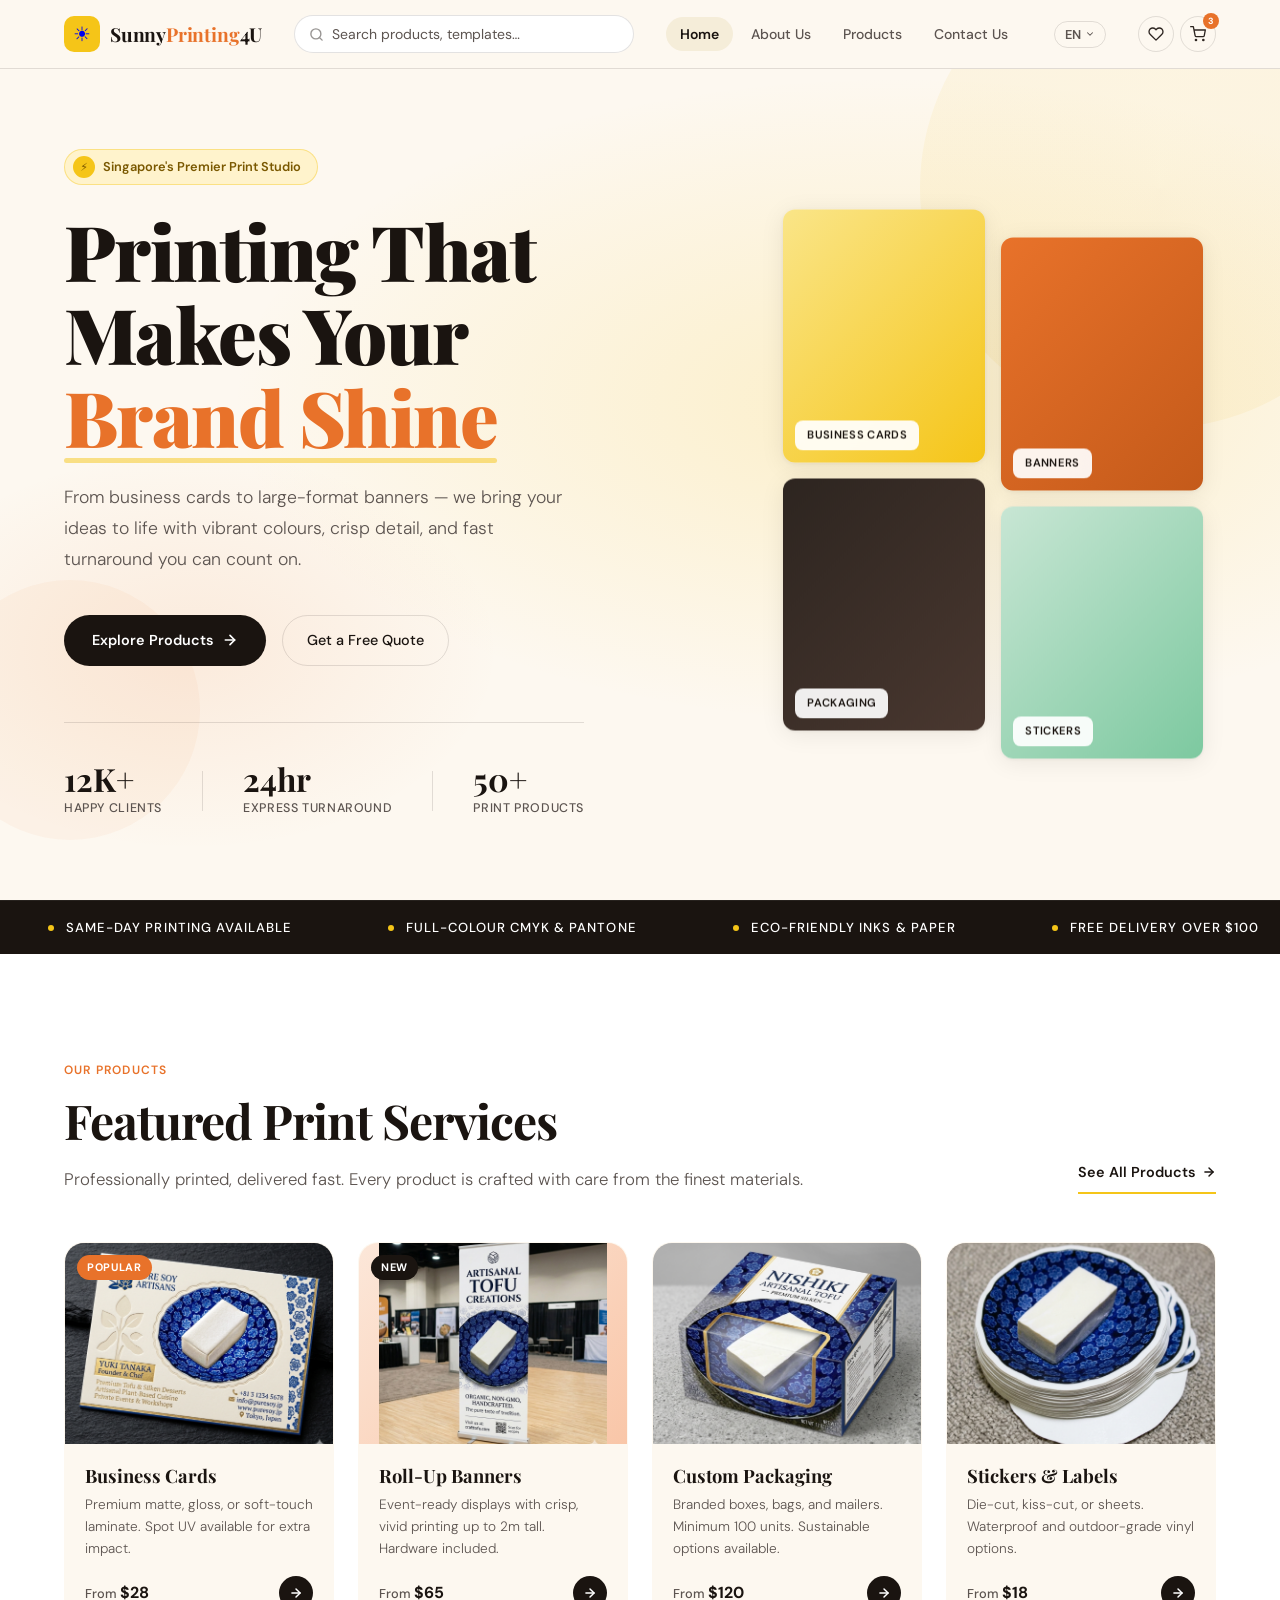
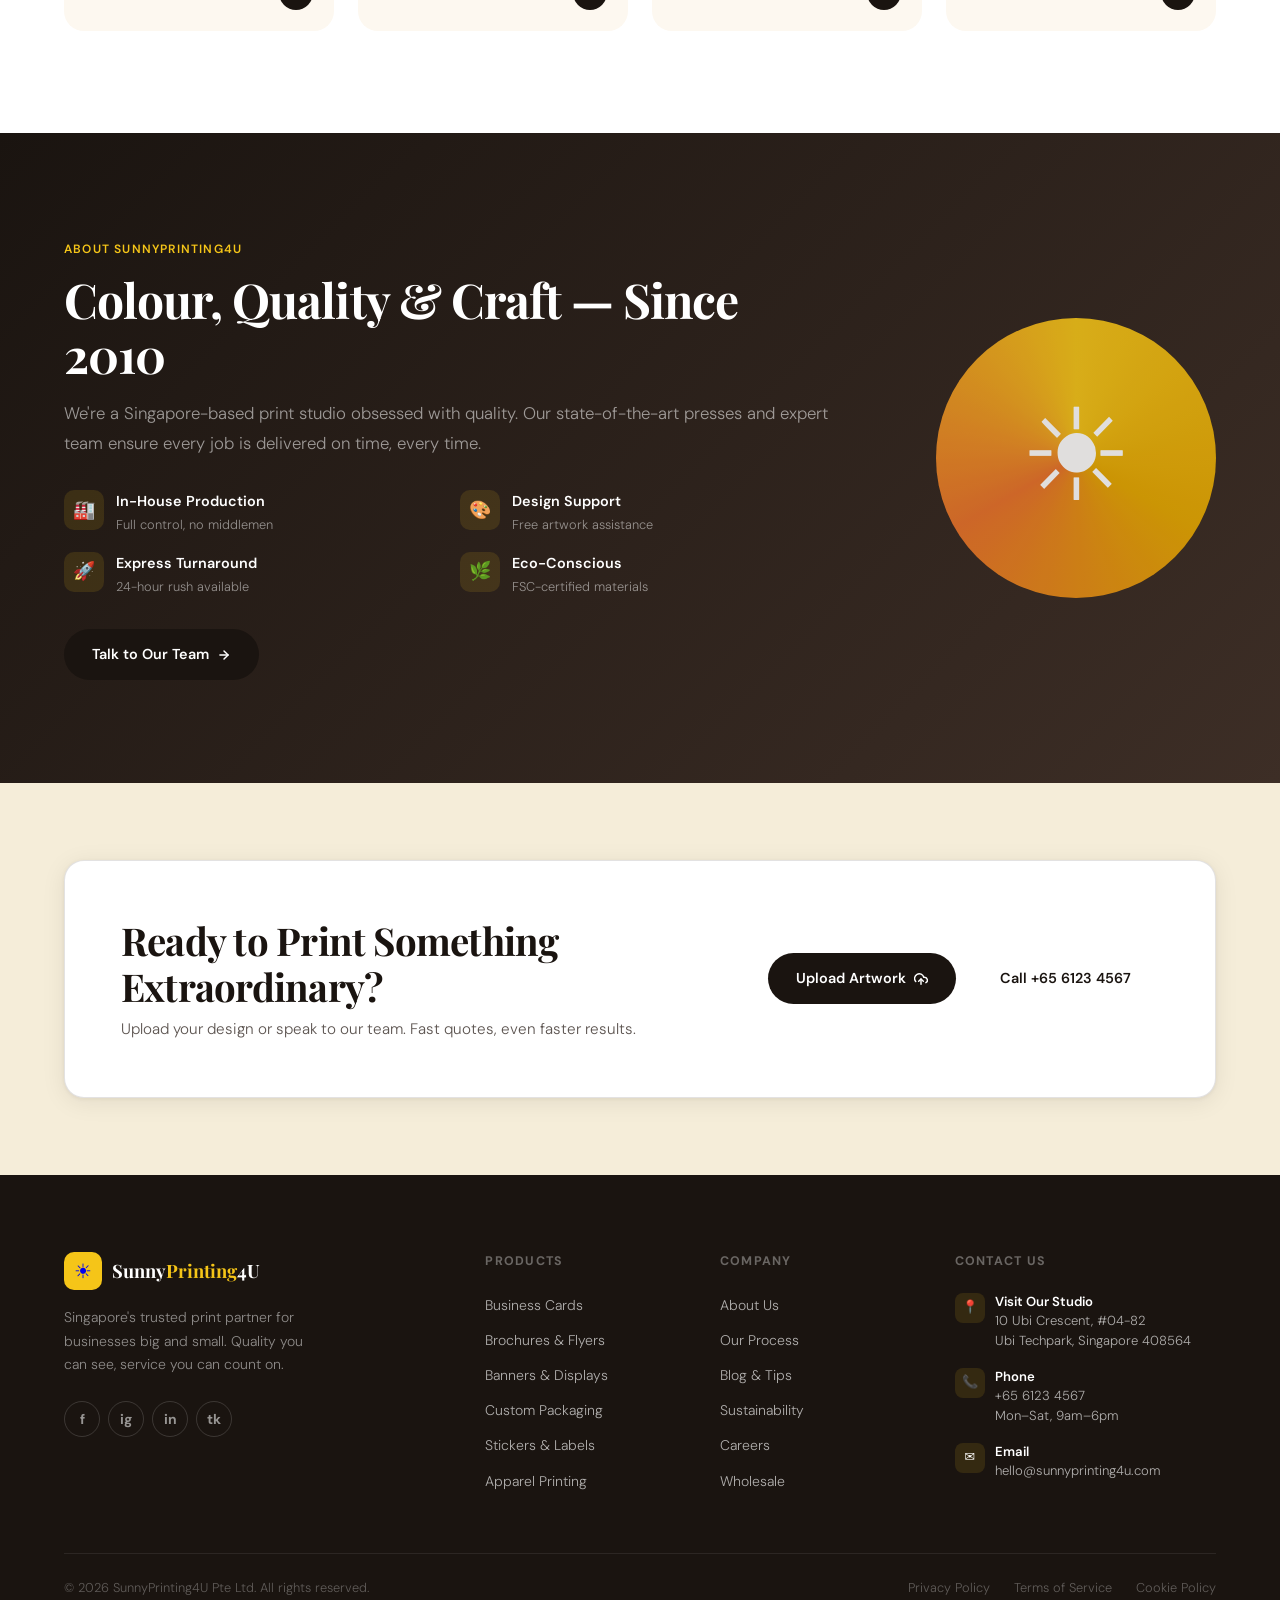
<file: index.html>
<!DOCTYPE html>
<html lang="en">
<head>
  <meta charset="UTF-8" />
  <meta name="viewport" content="width=device-width, initial-scale=1.0" />
  <title>SunnyPrinting4U — Premium Print Solutions</title>
  <link rel="preconnect" href="https://fonts.googleapis.com" />
  <link rel="preconnect" href="https://fonts.gstatic.com" crossorigin />
  <link href="https://fonts.googleapis.com/css2?family=Playfair+Display:wght@700;900&family=DM+Sans:wght@300;400;500;600&display=swap" rel="stylesheet" />
  <link rel="stylesheet" href="style.css" />
  <style>
    /* ── HOME-SPECIFIC STYLES ── */

    /* HERO */
    .hero {
      min-height: calc(100vh - 68px);
      background:
        radial-gradient(ellipse 80% 60% at 70% 40%, rgba(245,197,24,0.18) 0%, transparent 65%),
        radial-gradient(ellipse 40% 40% at 15% 70%, rgba(232,114,42,0.1) 0%, transparent 60%),
        var(--cream);
      display: flex; align-items: center;
      padding: clamp(3rem, 8vh, 6rem) clamp(1.5rem, 5vw, 4rem);
      position: relative; overflow: hidden;
    }
    .hero::before {
      content: '';
      position: absolute; top: -120px; right: -120px;
      width: 480px; height: 480px; border-radius: 50%;
      background: conic-gradient(from 0deg, var(--sun-yellow), var(--sun-deep), var(--sun-yellow));
      opacity: 0.07; animation: slowspin 30s linear infinite;
    }
    .hero::after {
      content: '';
      position: absolute; bottom: 60px; left: -60px;
      width: 260px; height: 260px; border-radius: 50%;
      background: var(--accent-orange); opacity: 0.05;
    }
    .hero-content { position: relative; z-index: 1; max-width: 680px; }
    .hero-eyebrow {
      display: inline-flex; align-items: center; gap: 8px;
      background: var(--accent-warm);
      border: 1px solid rgba(245,197,24,0.4);
      border-radius: var(--radius-pill);
      padding: 6px 16px 6px 8px;
      font-size: 0.8rem; font-weight: 600; color: #7A5800;
      margin-bottom: 1.5rem;
      animation: fadeUp 0.6s ease both;
    }
    .eyebrow-dot {
      width: 22px; height: 22px; border-radius: 50%;
      background: var(--sun-yellow);
      display: flex; align-items: center; justify-content: center; font-size: 11px;
    }
    .hero h1 {
      font-family: var(--font-display);
      font-size: clamp(2.6rem, 6vw, 5rem);
      font-weight: 900; line-height: 1.08;
      color: var(--ink-black); letter-spacing: -0.02em;
      margin-bottom: 1.5rem;
      animation: fadeUp 0.6s 0.1s ease both;
    }
    .hero h1 em {
      font-style: normal; color: var(--accent-orange); position: relative;
    }
    .hero h1 em::after {
      content: '';
      position: absolute; bottom: 4px; left: 0; right: 0;
      height: 5px; background: var(--sun-yellow);
      border-radius: 3px; opacity: 0.5; z-index: -1;
    }
    .hero-para {
      font-size: 1.1rem; color: var(--ink-gray); font-weight: 300;
      max-width: 520px; margin-bottom: 2.5rem; line-height: 1.75;
      animation: fadeUp 0.6s 0.2s ease both;
    }
    .hero-cta {
      display: flex; align-items: center; gap: 1rem; flex-wrap: wrap;
      animation: fadeUp 0.6s 0.3s ease both;
    }
    .hero-stats {
      display: flex; align-items: center; gap: 2.5rem;
      margin-top: 3.5rem; padding-top: 2.5rem;
      border-top: 1px solid var(--border);
      animation: fadeUp 0.6s 0.4s ease both;
    }
    .hero-stat-number {
      font-family: var(--font-display); font-size: 2rem; font-weight: 700;
      color: var(--ink-black); line-height: 1;
    }
    .hero-stat-label {
      font-size: 0.78rem; font-weight: 500; color: var(--ink-gray);
      margin-top: 4px; text-transform: uppercase; letter-spacing: 0.05em;
    }
    .hero-stat-divider { width: 1px; height: 40px; background: var(--border); }

    .hero-visual {
      position: absolute; right: clamp(1.5rem, 6vw, 6rem); top: 50%;
      transform: translateY(-50%);
      display: grid; grid-template-columns: 1fr 1fr; gap: 16px;
      width: min(420px, 40vw);
      animation: fadeIn 0.8s 0.5s ease both;
    }
    .hero-swatch {
      border-radius: var(--radius); overflow: hidden; position: relative;
      box-shadow: var(--shadow-card); aspect-ratio: 4/5;
    }
    .hero-swatch:nth-child(1) { background: linear-gradient(135deg, #FAE588, #F5C518); }
    .hero-swatch:nth-child(2) { background: linear-gradient(135deg, #E8722A, #C45A1A); margin-top: 28px; }
    .hero-swatch:nth-child(3) { background: linear-gradient(135deg, #2D2520, #4A3830); margin-top: -28px; }
    .hero-swatch:nth-child(4) { background: linear-gradient(135deg, #C8E6D4, #7DC9A0); }
    .swatch-label {
      position: absolute; bottom: 12px; left: 12px;
      background: rgba(255,255,255,0.92); backdrop-filter: blur(8px);
      border-radius: 8px; padding: 6px 12px;
      font-size: 0.7rem; font-weight: 600; color: var(--ink-black); letter-spacing: 0.03em;
    }

    /* PRODUCTS SECTION */
    .products-section { background: var(--white); padding: clamp(4rem, 8vw, 7rem) clamp(1.5rem, 5vw, 4rem); }
    .section-header {
      display: flex; align-items: flex-end;
      justify-content: space-between; gap: 2rem;
      flex-wrap: wrap; margin-bottom: 3rem;
    }
    .products-grid {
      display: grid; grid-template-columns: repeat(auto-fill, minmax(240px, 1fr)); gap: 1.5rem;
    }
    .product-card {
      background: var(--cream); border-radius: var(--radius-lg);
      overflow: hidden; transition: transform 0.25s, box-shadow 0.25s;
      cursor: pointer; position: relative; border: 1px solid transparent;
    }
    .product-card:hover { transform: translateY(-6px); box-shadow: var(--shadow-lift); border-color: var(--border); }
    .product-img {
      width: 100%; aspect-ratio: 4/3;
      display: flex; align-items: center; justify-content: center;
      font-size: 3.5rem; position: relative; overflow: hidden;
    }
    .product-card:nth-child(1) .product-img { background: linear-gradient(135deg, #FEF3C7, #FDE68A); }
    .product-card:nth-child(2) .product-img { background: linear-gradient(135deg, #FCE7D9, #F9C6A8); }
    .product-card:nth-child(3) .product-img { background: linear-gradient(135deg, #D1FAE5, #A7F3D0); }
    .product-card:nth-child(4) .product-img { background: linear-gradient(135deg, #E0E7FF, #C7D2FE); }
    .product-badge {
      position: absolute; top: 12px; left: 12px;
      background: var(--ink-black); color: var(--white);
      font-size: 0.68rem; font-weight: 700; letter-spacing: 0.06em;
      text-transform: uppercase; padding: 4px 10px; border-radius: var(--radius-pill);
    }
    .product-badge.new { background: var(--accent-orange); }
    .product-info { padding: 1.25rem; }
    .product-name {
      font-family: var(--font-display); font-size: 1.15rem; font-weight: 700;
      color: var(--ink-black); margin-bottom: 0.4rem; line-height: 1.3;
    }
    .product-desc {
      font-size: 0.85rem; color: var(--ink-gray); font-weight: 300;
      line-height: 1.6; margin-bottom: 1rem;
    }
    .product-footer { display: flex; align-items: center; justify-content: space-between; }
    .product-price { font-size: 0.8rem; color: var(--ink-gray); font-weight: 500; }
    .product-price strong { color: var(--ink-black); font-size: 1rem; }
    .product-arrow {
      width: 34px; height: 34px; border-radius: 50%;
      background: var(--ink-black); color: var(--white);
      display: flex; align-items: center; justify-content: center;
      transition: transform 0.2s, background 0.2s; flex-shrink: 0;
    }
    .product-card:hover .product-arrow { background: var(--accent-orange); transform: rotate(45deg); }
    .see-more-link {
      display: inline-flex; align-items: center; gap: 6px;
      font-size: 0.9rem; font-weight: 600; color: var(--ink-black);
      text-decoration: none; padding: 8px 0;
      border-bottom: 2px solid var(--sun-yellow); transition: gap 0.2s;
    }
    .see-more-link:hover { gap: 10px; }

    /* ABOUT BAND */
    .about-band {
      background: linear-gradient(135deg, var(--ink-black) 0%, #3D2E26 100%);
      color: var(--white);
      display: flex; align-items: center; gap: 6rem; flex-wrap: wrap;
      padding: clamp(4rem, 8vw, 7rem) clamp(1.5rem, 5vw, 4rem);
    }
    .about-band .section-eyebrow { color: var(--sun-yellow); }
    .about-band .section-title { color: var(--white); }
    .about-content { flex: 1; min-width: 280px; }
    .features-grid {
      display: grid; grid-template-columns: 1fr 1fr; gap: 1rem; margin: 2rem 0;
    }
    .feature-item { display: flex; align-items: flex-start; gap: 12px; }
    .feature-icon {
      width: 40px; height: 40px; border-radius: 10px;
      background: rgba(245,197,24,0.12);
      display: flex; align-items: center; justify-content: center;
      font-size: 18px; flex-shrink: 0;
    }
    .feature-text h4 { font-size: 0.9rem; font-weight: 600; color: var(--white); margin-bottom: 2px; }
    .feature-text p { font-size: 0.8rem; color: rgba(255,255,255,0.5); font-weight: 300; }
    .about-image {
      width: 280px; height: 280px; border-radius: 50%;
      background: conic-gradient(from 0deg, var(--sun-yellow), var(--sun-deep), var(--accent-orange), var(--sun-yellow));
      display: flex; align-items: center; justify-content: center;
      font-size: 8rem; opacity: 0.85; flex-shrink: 0;
      animation: slowspin 20s linear infinite;
    }
    .about-cta { margin-top: 1.5rem; }

    /* CTA SECTION */
    .cta-section {
      background: var(--cream-mid);
      padding: clamp(3rem, 6vw, 5rem) clamp(1.5rem, 5vw, 4rem);
    }
    .cta-card {
      background: var(--white);
      border-radius: var(--radius-lg);
      padding: clamp(2rem, 5vw, 3.5rem);
      display: flex; align-items: center; justify-content: space-between;
      gap: 2rem; flex-wrap: wrap;
      box-shadow: var(--shadow-card);
      border: 1px solid var(--border);
    }
    .cta-text h2 {
      font-family: var(--font-display); font-size: clamp(1.6rem, 3vw, 2.4rem);
      font-weight: 700; color: var(--ink-black); line-height: 1.2;
      letter-spacing: -0.02em; margin-bottom: 0.5rem;
    }
    .cta-text p { font-size: 0.95rem; color: var(--ink-gray); font-weight: 300; }
    .cta-actions { display: flex; align-items: center; gap: 1rem; flex-wrap: wrap; }

    /* RESPONSIVE — home specific */
    @media (max-width: 900px) {
      .hero-visual { display: none; }
      .hero-content { max-width: 100%; }
      .about-band { flex-direction: column; }
      .about-image { max-width: 100%; width: 100%; }
    }
    @media (max-width: 600px) {
      .hero-stats { flex-direction: column; gap: 1.5rem; }
      .hero-stat-divider { width: 40px; height: 1px; }
      .features-grid { grid-template-columns: 1fr; }
      .cta-card { flex-direction: column; }
    }
  </style>
</head>
<body>

  <!-- ════════════ HEADER ════════════ -->
  <header>
    <nav>
      <a href="index.html" class="nav-logo">
        <div class="nav-logo-icon">☀</div>
        <span class="nav-logo-text">Sunny<span>Printing</span>4U</span>
      </a>

      <div class="nav-search">
        <svg width="15" height="15" viewBox="0 0 24 24" fill="none" stroke="currentColor" stroke-width="2.2" stroke-linecap="round" stroke-linejoin="round"><circle cx="11" cy="11" r="8"/><line x1="21" y1="21" x2="16.65" y2="16.65"/></svg>
        <input type="text" placeholder="Search products, templates…" />
      </div>

      <div class="nav-links">
        <a href="index.html" class="active">Home</a>
        <a href="aboutus.html">About Us</a>
        <a href="products.html">Products</a>
        <a href="contactus.html">Contact Us</a>
      </div>

      <button class="nav-lang">
        EN
        <svg width="10" height="10" viewBox="0 0 24 24" fill="none" stroke="currentColor" stroke-width="2.5" stroke-linecap="round" stroke-linejoin="round"><polyline points="6 9 12 15 18 9"/></svg>
      </button>

      <div class="nav-icons">
        <button class="nav-icon-btn" aria-label="Wishlist">
          <svg width="16" height="16" viewBox="0 0 24 24" fill="none" stroke="currentColor" stroke-width="2" stroke-linecap="round" stroke-linejoin="round"><path d="M20.84 4.61a5.5 5.5 0 0 0-7.78 0L12 5.67l-1.06-1.06a5.5 5.5 0 0 0-7.78 7.78l1.06 1.06L12 21.23l7.78-7.78 1.06-1.06a5.5 5.5 0 0 0 0-7.78z"/></svg>
        </button>
        <div class="cart-badge">
          <button class="nav-icon-btn" aria-label="Cart">
            <svg width="16" height="16" viewBox="0 0 24 24" fill="none" stroke="currentColor" stroke-width="2" stroke-linecap="round" stroke-linejoin="round"><circle cx="9" cy="21" r="1"/><circle cx="20" cy="21" r="1"/><path d="M1 1h4l2.68 13.39a2 2 0 0 0 2 1.61h9.72a2 2 0 0 0 2-1.61L23 6H6"/></svg>
          </button>
        </div>
      </div>
    </nav>
  </header>

  <!-- ════════════ MAIN ════════════ -->
  <div class="wrapper">
    <main>

      <!-- HERO -->
      <section class="hero">
        <div class="hero-content">
          <div class="hero-eyebrow">
            <span class="eyebrow-dot">⚡</span>
            Singapore's Premier Print Studio
          </div>
          <h1>
            Printing That<br/>
            Makes Your<br/>
            <em>Brand Shine</em>
          </h1>
          <p class="hero-para">
            From business cards to large-format banners — we bring your ideas to life with vibrant colours, crisp detail, and fast turnaround you can count on.
          </p>
          <div class="hero-cta">
            <a href="products.html" class="btn-primary">
              Explore Products
              <svg width="16" height="16" viewBox="0 0 24 24" fill="none" stroke="currentColor" stroke-width="2.5" stroke-linecap="round" stroke-linejoin="round"><line x1="5" y1="12" x2="19" y2="12"/><polyline points="12 5 19 12 12 19"/></svg>
            </a>
            <a href="contactus.html" class="btn-outline">Get a Free Quote</a>
          </div>
          <div class="hero-stats">
            <div>
              <div class="hero-stat-number">12K+</div>
              <div class="hero-stat-label">Happy Clients</div>
            </div>
            <div class="hero-stat-divider"></div>
            <div>
              <div class="hero-stat-number">24hr</div>
              <div class="hero-stat-label">Express Turnaround</div>
            </div>
            <div class="hero-stat-divider"></div>
            <div>
              <div class="hero-stat-number">50+</div>
              <div class="hero-stat-label">Print Products</div>
            </div>
          </div>
        </div>

        <div class="hero-visual" aria-hidden="true">
          <div class="hero-swatch"><span class="swatch-label">BUSINESS CARDS</span></div>
          <div class="hero-swatch"><span class="swatch-label">BANNERS</span></div>
          <div class="hero-swatch"><span class="swatch-label">PACKAGING</span></div>
          <div class="hero-swatch"><span class="swatch-label">STICKERS</span></div>
        </div>
      </section>

      <!-- TRUST MARQUEE -->
      <div class="trust-strip" aria-label="Trust highlights">
        <div class="marquee-track">
          <div class="marquee-item"><span class="marquee-dot"></span>Same-Day Printing Available</div>
          <div class="marquee-item"><span class="marquee-dot"></span>Full-Colour CMYK &amp; Pantone</div>
          <div class="marquee-item"><span class="marquee-dot"></span>Eco-Friendly Inks &amp; Paper</div>
          <div class="marquee-item"><span class="marquee-dot"></span>Free Delivery Over $100</div>
          <div class="marquee-item"><span class="marquee-dot"></span>100% Satisfaction Guarantee</div>
          <div class="marquee-item"><span class="marquee-dot"></span>ISO Certified Facility</div>
          <div class="marquee-item"><span class="marquee-dot"></span>Design Assistance Available</div>
          <div class="marquee-item"><span class="marquee-dot"></span>Same-Day Printing Available</div>
          <div class="marquee-item"><span class="marquee-dot"></span>Full-Colour CMYK &amp; Pantone</div>
          <div class="marquee-item"><span class="marquee-dot"></span>Eco-Friendly Inks &amp; Paper</div>
          <div class="marquee-item"><span class="marquee-dot"></span>Free Delivery Over $100</div>
          <div class="marquee-item"><span class="marquee-dot"></span>100% Satisfaction Guarantee</div>
          <div class="marquee-item"><span class="marquee-dot"></span>ISO Certified Facility</div>
          <div class="marquee-item"><span class="marquee-dot"></span>Design Assistance Available</div>
        </div>
      </div>

      <!-- FEATURED PRODUCTS -->
      <section class="products-section" id="products">
        <div class="section-header">
          <div>
            <span class="section-eyebrow">Our Products</span>
            <h2 class="section-title">Featured Print Services</h2>
            <p class="section-subtitle">Professionally printed, delivered fast. Every product is crafted with care from the finest materials.</p>
          </div>
          <a href="products.html" class="see-more-link">
            See All Products
            <svg width="14" height="14" viewBox="0 0 24 24" fill="none" stroke="currentColor" stroke-width="2.5" stroke-linecap="round" stroke-linejoin="round"><line x1="5" y1="12" x2="19" y2="12"/><polyline points="12 5 19 12 12 19"/></svg>
          </a>
        </div>

        <div class="products-grid">
          <div class="product-card">
            <div class="product-img">
              <span class="product-badge new">Popular</span>
              <img src="img/premium.png" width="100%">
            </div>
            <div class="product-info">
              <div class="product-name">Business Cards</div>
              <p class="product-desc">Premium matte, gloss, or soft-touch laminate. Spot UV available for extra impact.</p>
              <div class="product-footer">
                <div class="product-price">From <strong>$28</strong></div>
                <div class="product-arrow">
                  <svg width="14" height="14" viewBox="0 0 24 24" fill="none" stroke="currentColor" stroke-width="2.5" stroke-linecap="round" stroke-linejoin="round"><line x1="5" y1="12" x2="19" y2="12"/><polyline points="12 5 19 12 12 19"/></svg>
                </div>
              </div>
            </div>
          </div>

          <div class="product-card">
            <div class="product-img">
              <span class="product-badge">New</span>
              <img src="img/tofubanner.png" width="85%">
            </div>
            <div class="product-info">
              <div class="product-name">Roll-Up Banners</div>
              <p class="product-desc">Event-ready displays with crisp, vivid printing up to 2m tall. Hardware included.</p>
              <div class="product-footer">
                <div class="product-price">From <strong>$65</strong></div>
                <div class="product-arrow">
                  <svg width="14" height="14" viewBox="0 0 24 24" fill="none" stroke="currentColor" stroke-width="2.5" stroke-linecap="round" stroke-linejoin="round"><line x1="5" y1="12" x2="19" y2="12"/><polyline points="12 5 19 12 12 19"/></svg>
                </div>
              </div>
            </div>
          </div>

          <div class="product-card">
            <div class="product-img"><img src="img/tofubox.png" width="100%"></div>
            <div class="product-info">
              <div class="product-name">Custom Packaging</div>
              <p class="product-desc">Branded boxes, bags, and mailers. Minimum 100 units. Sustainable options available.</p>
              <div class="product-footer">
                <div class="product-price">From <strong>$120</strong></div>
                <div class="product-arrow">
                  <svg width="14" height="14" viewBox="0 0 24 24" fill="none" stroke="currentColor" stroke-width="2.5" stroke-linecap="round" stroke-linejoin="round"><line x1="5" y1="12" x2="19" y2="12"/><polyline points="12 5 19 12 12 19"/></svg>
                </div>
              </div>
            </div>
          </div>

          <div class="product-card">
            <div class="product-img"><img src="img/tofusticker.png" width="100%"></div>
            <div class="product-info">
              <div class="product-name">Stickers &amp; Labels</div>
              <p class="product-desc">Die-cut, kiss-cut, or sheets. Waterproof and outdoor-grade vinyl options.</p>
              <div class="product-footer">
                <div class="product-price">From <strong>$18</strong></div>
                <div class="product-arrow">
                  <svg width="14" height="14" viewBox="0 0 24 24" fill="none" stroke="currentColor" stroke-width="2.5" stroke-linecap="round" stroke-linejoin="round"><line x1="5" y1="12" x2="19" y2="12"/><polyline points="12 5 19 12 12 19"/></svg>
                </div>
              </div>
            </div>
          </div>
        </div>
      </section>

      <!-- ABOUT BAND -->
      <section class="about-band" id="about">
        <div class="about-content">
          <span class="section-eyebrow">About SunnyPrinting4U</span>
          <h2 class="section-title">Colour, Quality &amp; Craft — Since 2010</h2>
          <p class="section-subtitle" style="color:rgba(255,255,255,0.55)">We're a Singapore-based print studio obsessed with quality. Our state-of-the-art presses and expert team ensure every job is delivered on time, every time.</p>
          <div class="features-grid">
            <div class="feature-item">
              <div class="feature-icon">🏭</div>
              <div class="feature-text"><h4>In-House Production</h4><p>Full control, no middlemen</p></div>
            </div>
            <div class="feature-item">
              <div class="feature-icon">🎨</div>
              <div class="feature-text"><h4>Design Support</h4><p>Free artwork assistance</p></div>
            </div>
            <div class="feature-item">
              <div class="feature-icon">🚀</div>
              <div class="feature-text"><h4>Express Turnaround</h4><p>24-hour rush available</p></div>
            </div>
            <div class="feature-item">
              <div class="feature-icon">🌿</div>
              <div class="feature-text"><h4>Eco-Conscious</h4><p>FSC-certified materials</p></div>
            </div>
          </div>
          <div class="about-cta">
            <a href="contactus.html" class="btn-primary">
              Talk to Our Team
              <svg width="14" height="14" viewBox="0 0 24 24" fill="none" stroke="currentColor" stroke-width="2.5" stroke-linecap="round" stroke-linejoin="round"><line x1="5" y1="12" x2="19" y2="12"/><polyline points="12 5 19 12 12 19"/></svg>
            </a>
          </div>
        </div>
        <div class="about-image" aria-hidden="true">☀</div>
      </section>

      <!-- CTA BAND -->
      <section class="cta-section" id="contact">
        <div class="cta-card">
          <div class="cta-text">
            <h2>Ready to Print Something<br/>Extraordinary?</h2>
            <p>Upload your design or speak to our team. Fast quotes, even faster results.</p>
          </div>
          <div class="cta-actions">
            <a href="contactus.html" class="btn-dark">
              Upload Artwork
              <svg width="14" height="14" viewBox="0 0 24 24" fill="none" stroke="currentColor" stroke-width="2.5" stroke-linecap="round" stroke-linejoin="round"><polyline points="16 16 12 12 8 16"/><line x1="12" y1="12" x2="12" y2="21"/><path d="M20.39 18.39A5 5 0 0 0 18 9h-1.26A8 8 0 1 0 3 16.3"/></svg>
            </a>
            <a href="tel:+6561234567" class="btn-light">Call +65 6123 4567</a>
          </div>
        </div>
      </section>

    </main>

    <!-- ════════════ FOOTER ════════════ -->
    <footer>
      <div class="footer-grid">
        <div class="footer-brand">
          <a href="index.html" class="footer-logo">
            <div class="footer-logo-icon">☀</div>
            <span class="footer-logo-text">Sunny<span>Printing</span>4U</span>
          </a>
          <p class="footer-tagline">Singapore's trusted print partner for businesses big and small. Quality you can see, service you can count on.</p>
          <div class="footer-socials">
            <a href="" class="social-btn" aria-label="Facebook">f</a>
            <a href="" class="social-btn" aria-label="Instagram">ig</a>
            <a href="" class="social-btn" aria-label="LinkedIn">in</a>
            <a href="" class="social-btn" aria-label="TikTok">tk</a>
          </div>
        </div>

        <div class="footer-col">
          <h4>Products</h4>
          <ul>
            <li><a href="products.html">Business Cards</a></li>
            <li><a href="products.html">Brochures &amp; Flyers</a></li>
            <li><a href="products.html">Banners &amp; Displays</a></li>
            <li><a href="products.html">Custom Packaging</a></li>
            <li><a href="products.html">Stickers &amp; Labels</a></li>
            <li><a href="products.html">Apparel Printing</a></li>
          </ul>
        </div>

        <div class="footer-col">
          <h4>Company</h4>
          <ul>
            <li><a href="aboutus.html">About Us</a></li>
            <li><a href="aboutus.html">Our Process</a></li>
            <li><a href="#">Blog &amp; Tips</a></li>
            <li><a href="#">Sustainability</a></li>
            <li><a href="#">Careers</a></li>
            <li><a href="#">Wholesale</a></li>
          </ul>
        </div>

        <div class="footer-contact">
          <h4>Contact Us</h4>
          <div class="contact-item">
            <div class="contact-icon">📍</div>
            <p><strong>Visit Our Studio</strong>10 Ubi Crescent, #04-82<br/>Ubi Techpark, Singapore 408564</p>
          </div>
          <div class="contact-item">
            <div class="contact-icon">📞</div>
            <p><strong>Phone</strong><a href="tel:+6561234567">+65 6123 4567</a><br/>Mon–Sat, 9am–6pm</p>
          </div>
          <div class="contact-item">
            <div class="contact-icon">✉️</div>
            <p><strong>Email</strong><a href="mailto:s42812628@gmail.com">hello@sunnyprinting4u.com</a></p>
          </div>
        </div>
      </div>

      <div class="footer-bottom">
        <p>© 2026 SunnyPrinting4U Pte Ltd. All rights reserved.</p>
        <div class="footer-bottom-links">
          <a href="#">Privacy Policy</a>
          <a href="#">Terms of Service</a>
          <a href="#">Cookie Policy</a>
        </div>
      </div>
    </footer>
  </div><!-- /.wrapper -->

</body>
</html>
</file>
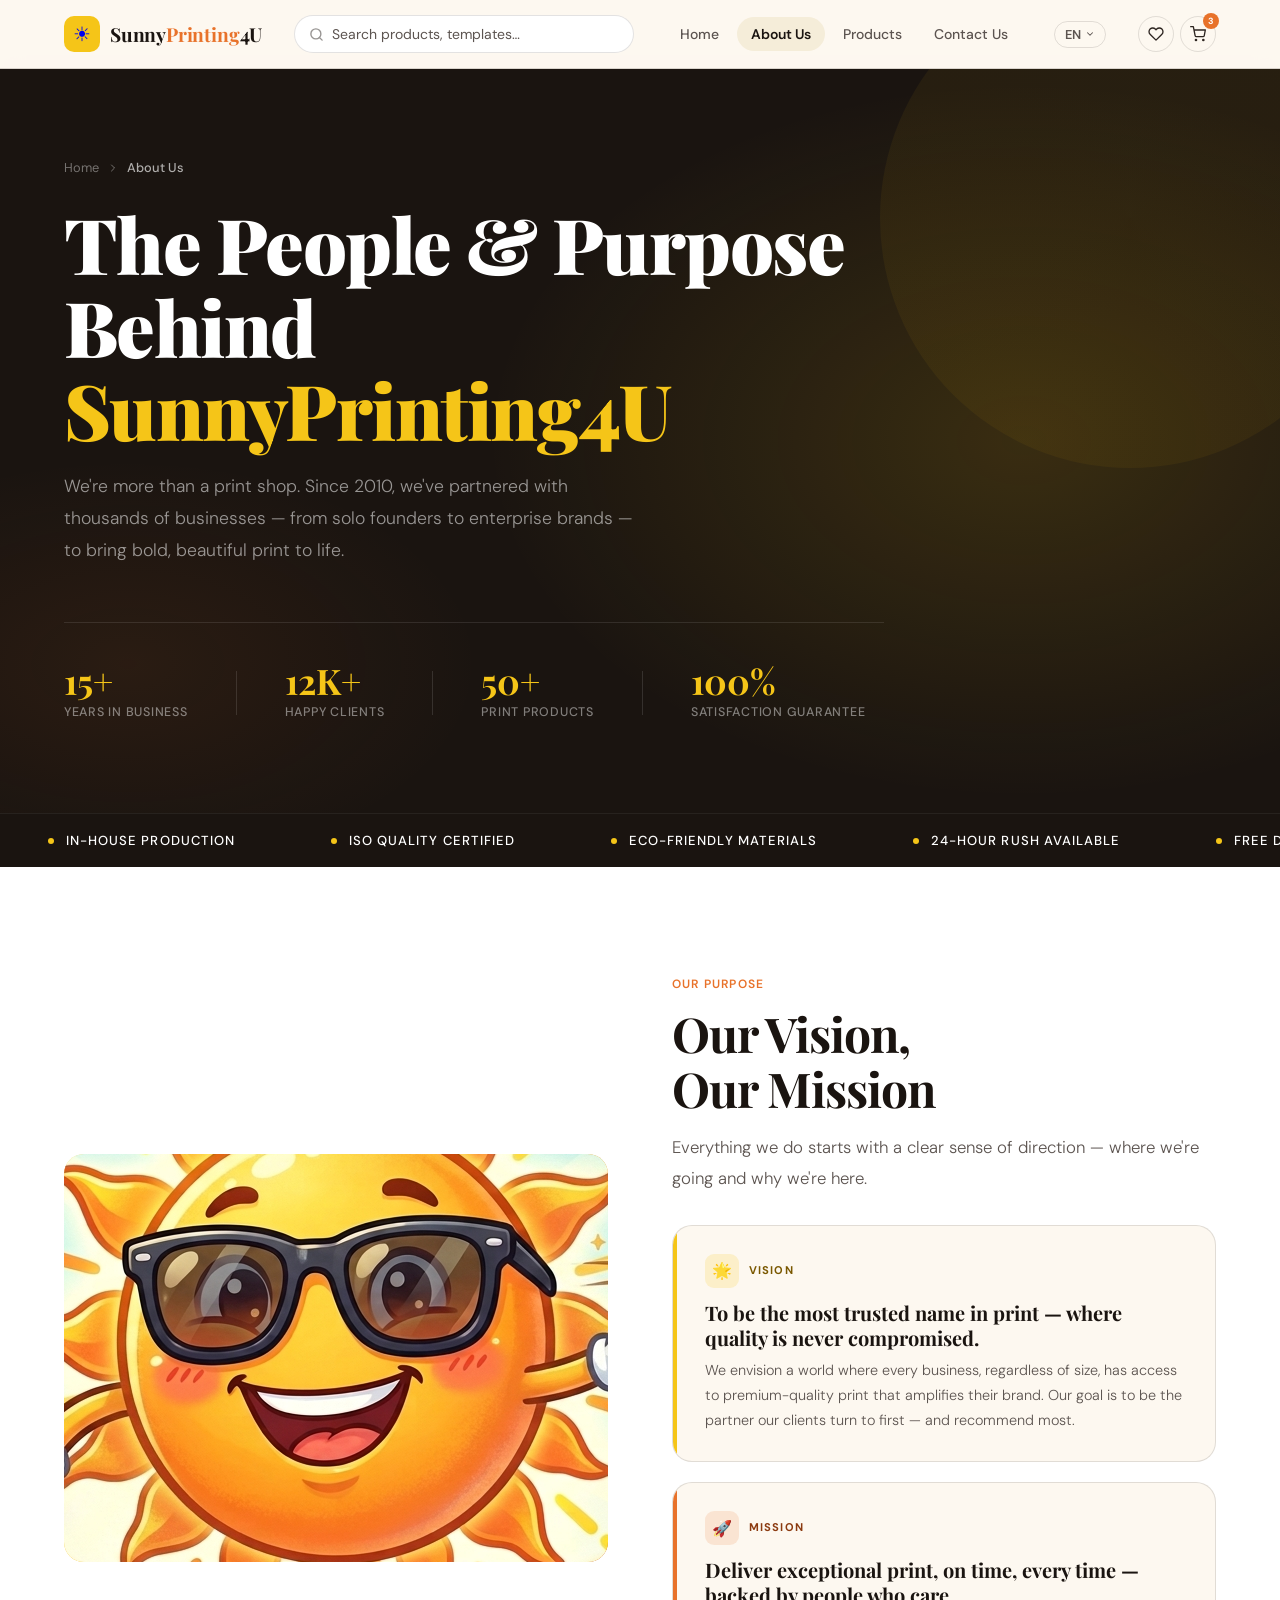
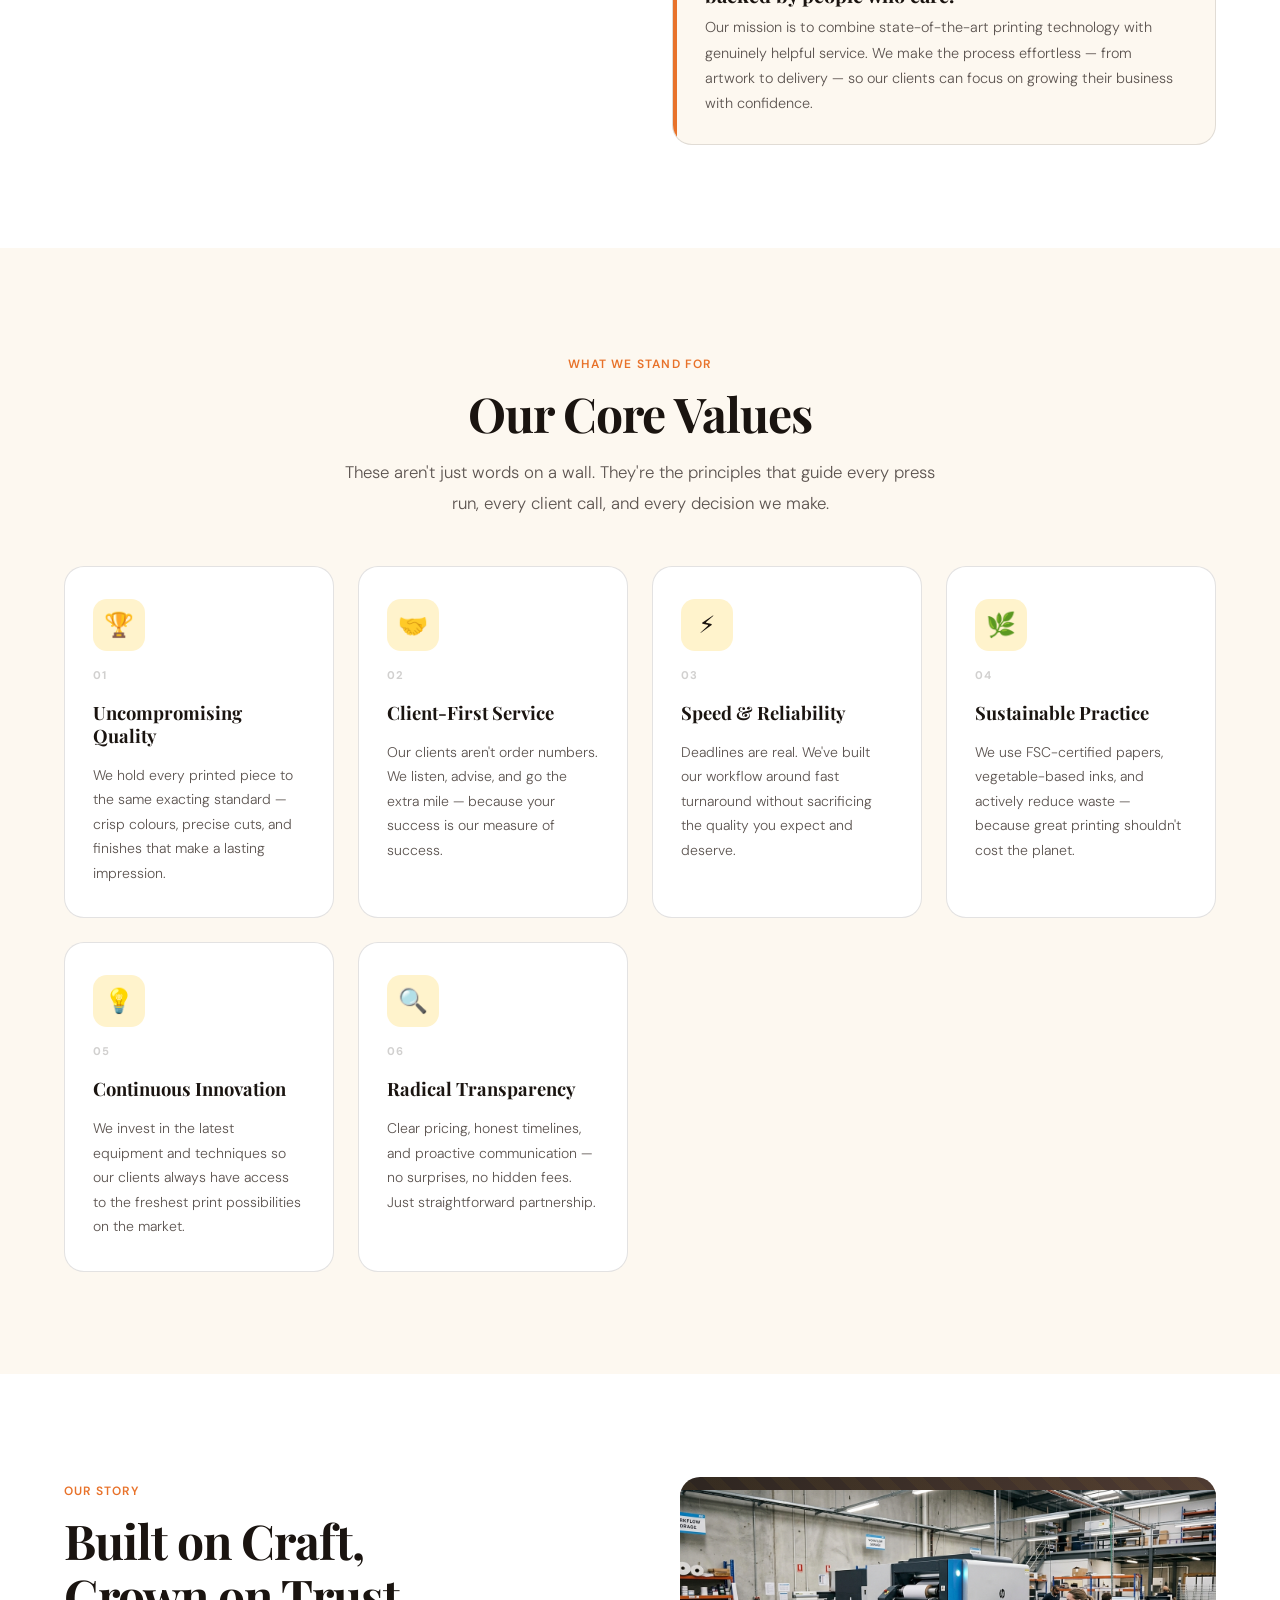
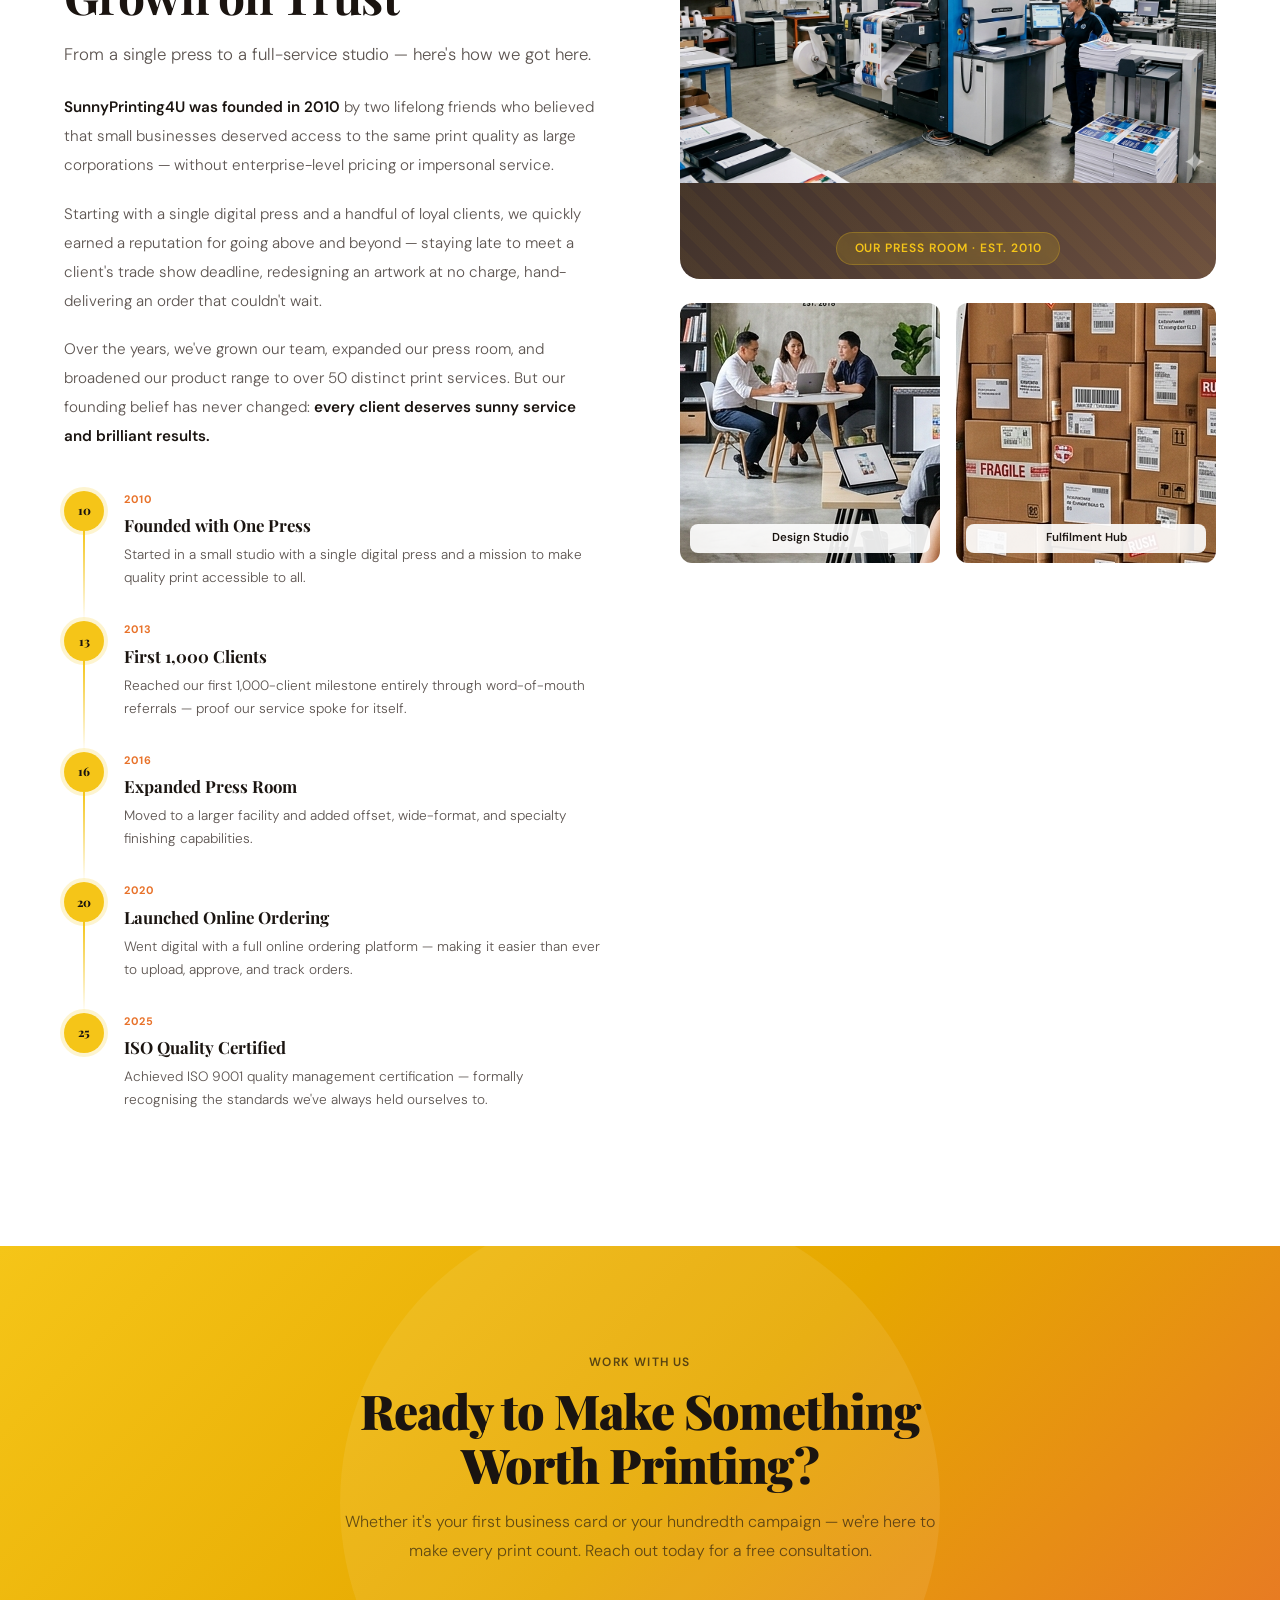
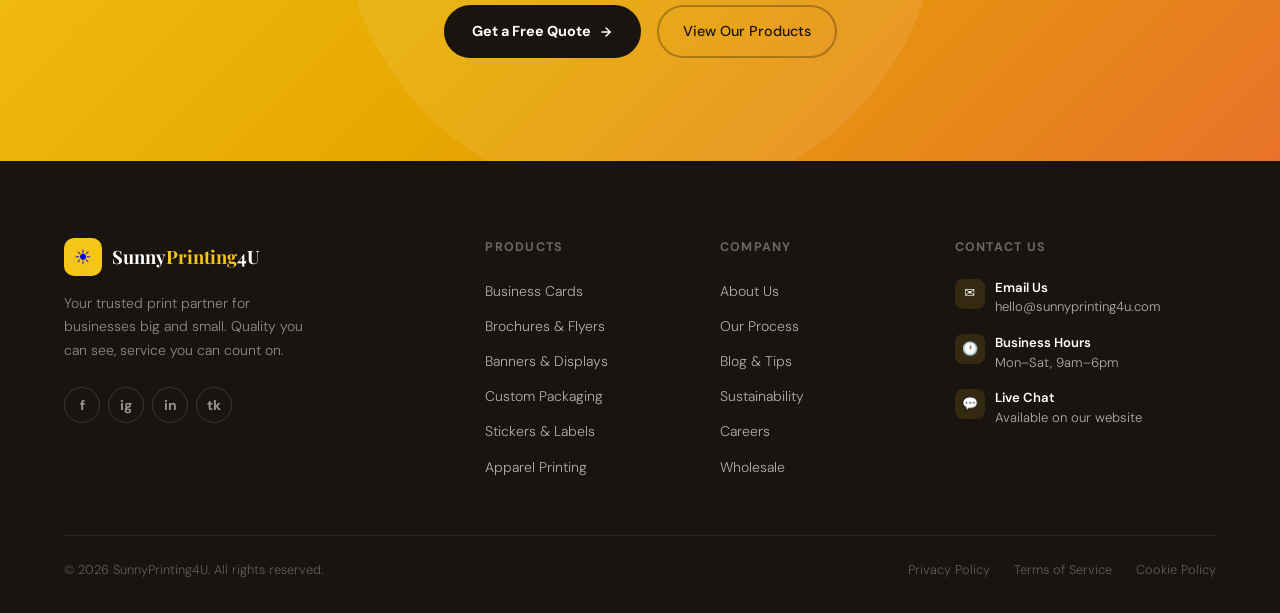
<file: aboutus.html>
<!DOCTYPE html>
<html lang="en">
<head>
  <meta charset="UTF-8" />
  <meta name="viewport" content="width=device-width, initial-scale=1.0" />
  <title>About Us — SunnyPrinting4U</title>
  <link rel="preconnect" href="https://fonts.googleapis.com" />
  <link rel="preconnect" href="https://fonts.gstatic.com" crossorigin />
  <link href="https://fonts.googleapis.com/css2?family=Playfair+Display:wght@700;900&family=DM+Sans:wght@300;400;500;600&display=swap" rel="stylesheet" />
  <link rel="stylesheet" href="style.css" />
  <style>
    /* ── ABOUT PAGE-SPECIFIC STYLES ── */

    /* VISION & MISSION */
    .vm-section { background: var(--white); }
    .vm-layout { display: grid; grid-template-columns: 1fr 1fr; gap: 4rem; align-items: center; }
    .vm-image {
      border-radius: var(--radius-lg); overflow: hidden;
      position: relative; aspect-ratio: 4/3;
      background: linear-gradient(135deg, #FAE588 0%, #F5C518 40%, #E8722A 80%, #C45A1A 100%);
      display: flex; align-items: center; justify-content: center;
    }
    .vm-image::after {
      content: '';
      position: absolute; inset: 0;
      background: repeating-linear-gradient(-45deg, transparent, transparent 10px, rgba(255,255,255,0.05) 10px, rgba(255,255,255,0.05) 20px);
    }
    .vm-image-inner { position: relative; z-index: 1; display: flex; flex-direction: column; align-items: center; gap: 8px; }
    .vm-image-icon { font-size: 4.5rem; filter: drop-shadow(0 4px 16px rgba(0,0,0,0.2)); }
    .vm-image-label {
      background: rgba(255,255,255,0.2); backdrop-filter: blur(8px);
      border: 1px solid rgba(255,255,255,0.3);
      border-radius: var(--radius-pill); padding: 6px 18px;
      font-size: 0.75rem; font-weight: 700; color: var(--white);
      letter-spacing: 0.08em; text-transform: uppercase;
    }
    .vm-cards { display: flex; flex-direction: column; gap: 1.25rem; }
    .vm-card {
      background: var(--cream); border-radius: var(--radius-lg);
      padding: 1.75rem 2rem;
      border: 1px solid var(--border);
      transition: transform 0.25s, box-shadow 0.25s;
      position: relative; overflow: hidden;
    }
    .vm-card::before {
      content: '';
      position: absolute; left: 0; top: 0; bottom: 0; width: 4px;
      border-radius: 4px 0 0 4px;
    }
    .vm-card.vision::before  { background: var(--sun-yellow); }
    .vm-card.mission::before { background: var(--accent-orange); }
    .vm-card:hover { transform: translateX(4px); box-shadow: var(--shadow-card); }
    .vm-card-header { display: flex; align-items: center; gap: 10px; margin-bottom: 0.75rem; }
    .vm-card-icon { width: 34px; height: 34px; border-radius: 9px; display: flex; align-items: center; justify-content: center; font-size: 16px; flex-shrink: 0; }
    .vm-card.vision .vm-card-icon  { background: rgba(245,197,24,0.18); }
    .vm-card.mission .vm-card-icon { background: rgba(232,114,42,0.15); }
    .vm-card-label { font-size: 0.7rem; font-weight: 700; letter-spacing: 0.1em; text-transform: uppercase; }
    .vm-card.vision  .vm-card-label { color: #7A5800; }
    .vm-card.mission .vm-card-label { color: #8B3A10; }
    .vm-card h3 { font-family: var(--font-display); font-size: 1.25rem; font-weight: 700; color: var(--ink-black); margin-bottom: 0.5rem; line-height: 1.25; }
    .vm-card p  { font-size: 0.9rem; color: var(--ink-gray); font-weight: 300; line-height: 1.75; }

    /* VALUES */
    .values-section { background: var(--cream); }
    .values-grid { display: grid; grid-template-columns: repeat(auto-fill, minmax(240px, 1fr)); gap: 1.5rem; margin-top: 3rem; }
    .value-card {
      background: var(--white); border-radius: var(--radius-lg);
      padding: 2rem 1.75rem; border: 1px solid var(--border);
      transition: transform 0.25s, box-shadow 0.25s;
      display: flex; flex-direction: column; gap: 1rem;
    }
    .value-card:hover { transform: translateY(-6px); box-shadow: var(--shadow-lift); }
    .value-icon-wrap {
      width: 52px; height: 52px; border-radius: 14px;
      background: var(--accent-warm);
      display: flex; align-items: center; justify-content: center;
      font-size: 24px; transition: transform 0.25s;
    }
    .value-card:hover .value-icon-wrap { transform: scale(1.1) rotate(-4deg); }
    .value-card h4 { font-family: var(--font-display); font-size: 1.15rem; font-weight: 700; color: var(--ink-black); line-height: 1.25; }
    .value-card p  { font-size: 0.875rem; color: var(--ink-gray); font-weight: 300; line-height: 1.75; flex: 1; }
    .value-index { font-size: 0.7rem; font-weight: 700; color: rgba(26,20,16,0.2); letter-spacing: 0.1em; }

    /* HISTORY */
    .history-section { background: var(--white); }
    .history-layout { display: grid; grid-template-columns: 1fr 1fr; gap: 5rem; align-items: start; }
    .history-body { font-size: 0.95rem; color: var(--ink-gray); font-weight: 300; line-height: 1.9; }
    .history-body p + p { margin-top: 1.25rem; }
    .history-body strong { color: var(--ink-black); font-weight: 600; }

    .timeline { margin-top: 2.5rem; }
    .timeline-item { display: flex; gap: 1.25rem; padding-bottom: 2rem; position: relative; }
    .timeline-item:not(:last-child)::before {
      content: '';
      position: absolute; left: 19px; top: 40px; bottom: 0; width: 2px;
      background: linear-gradient(to bottom, var(--sun-yellow), transparent);
    }
    .timeline-marker {
      flex-shrink: 0; width: 40px; height: 40px; border-radius: 50%;
      background: var(--sun-yellow);
      display: flex; align-items: center; justify-content: center;
      font-size: 12px; font-weight: 800; color: var(--ink-black);
      font-family: var(--font-display); position: relative; z-index: 1;
      box-shadow: 0 0 0 4px rgba(245,197,24,0.2); transition: transform 0.2s;
    }
    .timeline-item:hover .timeline-marker { transform: scale(1.12); }
    .timeline-year { font-size: 0.68rem; font-weight: 700; letter-spacing: 0.08em; text-transform: uppercase; color: var(--accent-orange); margin-bottom: 4px; }
    .timeline-title { font-family: var(--font-display); font-size: 1.05rem; font-weight: 700; color: var(--ink-black); margin-bottom: 4px; }
    .timeline-desc { font-size: 0.85rem; color: var(--ink-gray); font-weight: 300; line-height: 1.7; }

    .history-visual { display: flex; flex-direction: column; gap: 1.5rem; }
    .history-img-main {
      border-radius: var(--radius-lg); overflow: hidden;
      aspect-ratio: 4/3; position: relative;
      background: linear-gradient(135deg, #2D2520 0%, #4A3830 50%, #6B4F40 100%);
      display: flex; align-items: center; justify-content: center;
    }
    .history-img-main::after {
      content: '';
      position: absolute; inset: 0;
      background: repeating-linear-gradient(45deg, transparent, transparent 12px, rgba(245,197,24,0.04) 12px, rgba(245,197,24,0.04) 24px);
    }
    .history-img-inner { position: relative; z-index: 1; text-align: center; }
    .history-img-inner .big-icon { font-size: 5rem; display: block; }
    .history-img-caption {
      margin-top: 12px;
      background: rgba(245,197,24,0.15); backdrop-filter: blur(8px);
      border: 1px solid rgba(245,197,24,0.25); border-radius: var(--radius-pill);
      padding: 6px 18px; display: inline-block;
      font-size: 0.75rem; font-weight: 600; color: var(--sun-yellow);
      letter-spacing: 0.08em; text-transform: uppercase;
    }
    .history-img-pair { display: grid; grid-template-columns: 1fr 1fr; gap: 1rem; }
    .history-img-sm {
      border-radius: var(--radius); overflow: hidden;
      aspect-ratio: 1; display: flex; align-items: center; justify-content: center;
      font-size: 2.5rem; position: relative;
    }
    .history-img-sm:nth-child(1) { background: linear-gradient(135deg, #FEF3C7, #FDE68A); }
    .history-img-sm:nth-child(2) { background: linear-gradient(135deg, #FCE7D9, #F9C6A8); }
    .history-img-sm-label {
      position: absolute; bottom: 10px; left: 10px; right: 10px;
      background: rgba(255,255,255,0.9); border-radius: 8px;
      padding: 5px 10px; text-align: center;
      font-size: 0.72rem; font-weight: 600; color: var(--ink-black);
    }

    /* TEAM CTA */
    .team-cta {
      background: linear-gradient(135deg, var(--sun-yellow) 0%, var(--sun-deep) 50%, var(--accent-orange) 100%);
      padding: clamp(4rem, 8vw, 6.5rem) clamp(1.5rem, 5vw, 4rem);
      text-align: center; position: relative; overflow: hidden;
    }
    .team-cta::before {
      content: '';
      position: absolute; top: 50%; left: 50%;
      transform: translate(-50%,-50%);
      width: 600px; height: 600px; border-radius: 50%;
      background: rgba(255,255,255,0.08);
      animation: slowspin 30s linear infinite;
    }
    .team-cta-inner { position: relative; z-index: 1; max-width: 600px; margin: 0 auto; }
    .team-cta .section-eyebrow { color: rgba(26,20,16,0.7); }
    .team-cta h2 {
      font-family: var(--font-display); font-size: clamp(2rem, 4vw, 3rem);
      font-weight: 900; color: var(--ink-black); line-height: 1.12;
      letter-spacing: -0.02em; margin-bottom: 1rem;
    }
    .team-cta p { font-size: 1rem; color: rgba(26,20,16,0.65); margin-bottom: 2.5rem; font-weight: 300; line-height: 1.8; }
    .team-cta-btns { display: flex; justify-content: center; gap: 1rem; flex-wrap: wrap; }
    .btn-cta-dark {
      display: inline-flex; align-items: center; gap: 8px;
      background: var(--ink-black); color: var(--white);
      font-family: var(--font-body); font-size: 0.9rem; font-weight: 700;
      padding: 14px 28px; border-radius: var(--radius-pill);
      text-decoration: none; transition: transform 0.2s, box-shadow 0.2s;
    }
    .btn-cta-dark:hover { transform: translateY(-2px); box-shadow: 0 8px 24px rgba(26,20,16,0.3); }
    .btn-cta-outline {
      display: inline-flex; align-items: center; gap: 8px;
      background: transparent; color: var(--ink-black);
      font-family: var(--font-body); font-size: 0.9rem; font-weight: 500;
      padding: 13px 24px; border-radius: var(--radius-pill);
      border: 2px solid rgba(26,20,16,0.3); text-decoration: none;
      transition: border-color 0.2s, background 0.2s;
    }
    .btn-cta-outline:hover { background: rgba(255,255,255,0.4); border-color: var(--ink-black); }

    /* RESPONSIVE — about page */
    @media (max-width: 900px) {
      .vm-layout      { grid-template-columns: 1fr; }
      .history-layout { grid-template-columns: 1fr; }
      .vm-image       { aspect-ratio: 16/7; }
    }
  </style>
</head>
<body>

  <!-- ════════════ HEADER ════════════ -->
  <header>
    <nav>
      <a href="index.html" class="nav-logo">
        <div class="nav-logo-icon">☀</div>
        <span class="nav-logo-text">Sunny<span>Printing</span>4U</span>
      </a>

      <div class="nav-search">
        <svg width="15" height="15" viewBox="0 0 24 24" fill="none" stroke="currentColor" stroke-width="2.2" stroke-linecap="round" stroke-linejoin="round"><circle cx="11" cy="11" r="8"/><line x1="21" y1="21" x2="16.65" y2="16.65"/></svg>
        <input type="text" placeholder="Search products, templates…" />
      </div>

      <div class="nav-links">
        <a href="index.html">Home</a>
        <a href="aboutus.html" class="active">About Us</a>
        <a href="products.html">Products</a>
        <a href="contactus.html">Contact Us</a>
      </div>

      <button class="nav-lang">
        EN
        <svg width="10" height="10" viewBox="0 0 24 24" fill="none" stroke="currentColor" stroke-width="2.5" stroke-linecap="round" stroke-linejoin="round"><polyline points="6 9 12 15 18 9"/></svg>
      </button>

      <div class="nav-icons">
        <button class="nav-icon-btn" aria-label="Wishlist">
          <svg width="16" height="16" viewBox="0 0 24 24" fill="none" stroke="currentColor" stroke-width="2" stroke-linecap="round" stroke-linejoin="round"><path d="M20.84 4.61a5.5 5.5 0 0 0-7.78 0L12 5.67l-1.06-1.06a5.5 5.5 0 0 0-7.78 7.78l1.06 1.06L12 21.23l7.78-7.78 1.06-1.06a5.5 5.5 0 0 0 0-7.78z"/></svg>
        </button>
        <div class="cart-badge">
          <button class="nav-icon-btn" aria-label="Cart">
            <svg width="16" height="16" viewBox="0 0 24 24" fill="none" stroke="currentColor" stroke-width="2" stroke-linecap="round" stroke-linejoin="round"><circle cx="9" cy="21" r="1"/><circle cx="20" cy="21" r="1"/><path d="M1 1h4l2.68 13.39a2 2 0 0 0 2 1.61h9.72a2 2 0 0 0 2-1.61L23 6H6"/></svg>
          </button>
        </div>
      </div>
    </nav>
  </header>

  <!-- ════════════ MAIN ════════════ -->
  <div class="wrapper">
    <main>

      <!-- PAGE HERO -->
      <section class="page-hero">
        <div class="page-hero-inner">
          <div class="page-hero-breadcrumb">
            <a href="index.html">Home</a>
            <svg width="12" height="12" viewBox="0 0 24 24" fill="none" stroke="currentColor" stroke-width="2" stroke-linecap="round" stroke-linejoin="round"><polyline points="9 18 15 12 9 6"/></svg>
            <span>About Us</span>
          </div>
          <h1>The People &amp; Purpose<br/>Behind <em>SunnyPrinting4U</em></h1>
          <p class="page-hero-sub">
            We're more than a print shop. Since 2010, we've partnered with thousands of businesses —
            from solo founders to enterprise brands — to bring bold, beautiful print to life.
          </p>
          <div class="page-hero-stats">
            <div>
              <div class="hero-stat-number">15+</div>
              <div class="hero-stat-label">Years in Business</div>
            </div>
            <div class="hero-stat-divider"></div>
            <div>
              <div class="hero-stat-number">12K+</div>
              <div class="hero-stat-label">Happy Clients</div>
            </div>
            <div class="hero-stat-divider"></div>
            <div>
              <div class="hero-stat-number">50+</div>
              <div class="hero-stat-label">Print Products</div>
            </div>
            <div class="hero-stat-divider"></div>
            <div>
              <div class="hero-stat-number">100%</div>
              <div class="hero-stat-label">Satisfaction Guarantee</div>
            </div>
          </div>
        </div>
      </section>

      <!-- TRUST MARQUEE -->
      <div class="trust-strip" aria-label="Trust highlights">
        <div class="marquee-track">
          <div class="marquee-item"><span class="marquee-dot"></span>In-House Production</div>
          <div class="marquee-item"><span class="marquee-dot"></span>ISO Quality Certified</div>
          <div class="marquee-item"><span class="marquee-dot"></span>Eco-Friendly Materials</div>
          <div class="marquee-item"><span class="marquee-dot"></span>24-Hour Rush Available</div>
          <div class="marquee-item"><span class="marquee-dot"></span>Free Design Assistance</div>
          <div class="marquee-item"><span class="marquee-dot"></span>Trusted Since 2010</div>
          <div class="marquee-item"><span class="marquee-dot"></span>100% Satisfaction Guarantee</div>
          <div class="marquee-item"><span class="marquee-dot"></span>In-House Production</div>
          <div class="marquee-item"><span class="marquee-dot"></span>ISO Quality Certified</div>
          <div class="marquee-item"><span class="marquee-dot"></span>Eco-Friendly Materials</div>
          <div class="marquee-item"><span class="marquee-dot"></span>24-Hour Rush Available</div>
          <div class="marquee-item"><span class="marquee-dot"></span>Free Design Assistance</div>
          <div class="marquee-item"><span class="marquee-dot"></span>Trusted Since 2010</div>
          <div class="marquee-item"><span class="marquee-dot"></span>100% Satisfaction Guarantee</div>
        </div>
      </div>

      <!-- VISION & MISSION -->
      <section class="vm-section section-pad" id="vision-mission">
        <div class="vm-layout">
          <div class="vm-image">
            <div class="vm-image-inner">
              <span class="vm-image-icon"><img src="img/dart.png"></span>
              <span class="vm-image-label">Vision &amp; Mission</span>
            </div>
          </div>
          <div>
            <span class="section-eyebrow">Our Purpose</span>
            <h2 class="section-title">Our Vision,<br/>Our Mission</h2>
            <p class="section-subtitle" style="margin-bottom:2rem;">
              Everything we do starts with a clear sense of direction — where we're going and why we're here.
            </p>
            <div class="vm-cards">
              <div class="vm-card vision">
                <div class="vm-card-header">
                  <div class="vm-card-icon">🌟</div>
                  <span class="vm-card-label">Vision</span>
                </div>
                <h3>To be the most trusted name in print — where quality is never compromised.</h3>
                <p>We envision a world where every business, regardless of size, has access to premium-quality print that amplifies their brand. Our goal is to be the partner our clients turn to first — and recommend most.</p>
              </div>
              <div class="vm-card mission">
                <div class="vm-card-header">
                  <div class="vm-card-icon">🚀</div>
                  <span class="vm-card-label">Mission</span>
                </div>
                <h3>Deliver exceptional print, on time, every time — backed by people who care.</h3>
                <p>Our mission is to combine state-of-the-art printing technology with genuinely helpful service. We make the process effortless — from artwork to delivery — so our clients can focus on growing their business with confidence.</p>
              </div>
            </div>
          </div>
        </div>
      </section>

      <!-- CORE VALUES -->
      <section class="values-section section-pad" id="values">
        <div style="text-align:center; max-width:600px; margin:0 auto;">
          <span class="section-eyebrow">What We Stand For</span>
          <h2 class="section-title">Our Core Values</h2>
          <p class="section-subtitle">These aren't just words on a wall. They're the principles that guide every press run, every client call, and every decision we make.</p>
        </div>
        <div class="values-grid">
          <div class="value-card">
            <div class="value-icon-wrap">🏆</div>
            <div class="value-index">01</div>
            <h4>Uncompromising Quality</h4>
            <p>We hold every printed piece to the same exacting standard — crisp colours, precise cuts, and finishes that make a lasting impression.</p>
          </div>
          <div class="value-card">
            <div class="value-icon-wrap">🤝</div>
            <div class="value-index">02</div>
            <h4>Client-First Service</h4>
            <p>Our clients aren't order numbers. We listen, advise, and go the extra mile — because your success is our measure of success.</p>
          </div>
          <div class="value-card">
            <div class="value-icon-wrap">⚡</div>
            <div class="value-index">03</div>
            <h4>Speed &amp; Reliability</h4>
            <p>Deadlines are real. We've built our workflow around fast turnaround without sacrificing the quality you expect and deserve.</p>
          </div>
          <div class="value-card">
            <div class="value-icon-wrap">🌿</div>
            <div class="value-index">04</div>
            <h4>Sustainable Practice</h4>
            <p>We use FSC-certified papers, vegetable-based inks, and actively reduce waste — because great printing shouldn't cost the planet.</p>
          </div>
          <div class="value-card">
            <div class="value-icon-wrap">💡</div>
            <div class="value-index">05</div>
            <h4>Continuous Innovation</h4>
            <p>We invest in the latest equipment and techniques so our clients always have access to the freshest print possibilities on the market.</p>
          </div>
          <div class="value-card">
            <div class="value-icon-wrap">🔍</div>
            <div class="value-index">06</div>
            <h4>Radical Transparency</h4>
            <p>Clear pricing, honest timelines, and proactive communication — no surprises, no hidden fees. Just straightforward partnership.</p>
          </div>
        </div>
      </section>

      <!-- HISTORY -->
      <section class="history-section section-pad" id="history">
        <div class="history-layout">
          <div class="history-text">
            <span class="section-eyebrow">Our Story</span>
            <h2 class="section-title">Built on Craft,<br/>Grown on Trust</h2>
            <p class="section-subtitle">From a single press to a full-service studio — here's how we got here.</p>
            <div class="history-body" style="margin-top:1.5rem;">
              <p><strong>SunnyPrinting4U was founded in 2010</strong> by two lifelong friends who believed that small businesses deserved access to the same print quality as large corporations — without enterprise-level pricing or impersonal service.</p>
              <p>Starting with a single digital press and a handful of loyal clients, we quickly earned a reputation for going above and beyond — staying late to meet a client's trade show deadline, redesigning an artwork at no charge, hand-delivering an order that couldn't wait.</p>
              <p>Over the years, we've grown our team, expanded our press room, and broadened our product range to over 50 distinct print services. But our founding belief has never changed: <strong>every client deserves sunny service and brilliant results.</strong></p>
            </div>
            <div class="timeline">
              <div class="timeline-item">
                <div class="timeline-marker">10</div>
                <div>
                  <div class="timeline-year">2010</div>
                  <div class="timeline-title">Founded with One Press</div>
                  <p class="timeline-desc">Started in a small studio with a single digital press and a mission to make quality print accessible to all.</p>
                </div>
              </div>
              <div class="timeline-item">
                <div class="timeline-marker">13</div>
                <div>
                  <div class="timeline-year">2013</div>
                  <div class="timeline-title">First 1,000 Clients</div>
                  <p class="timeline-desc">Reached our first 1,000-client milestone entirely through word-of-mouth referrals — proof our service spoke for itself.</p>
                </div>
              </div>
              <div class="timeline-item">
                <div class="timeline-marker">16</div>
                <div>
                  <div class="timeline-year">2016</div>
                  <div class="timeline-title">Expanded Press Room</div>
                  <p class="timeline-desc">Moved to a larger facility and added offset, wide-format, and specialty finishing capabilities.</p>
                </div>
              </div>
              <div class="timeline-item">
                <div class="timeline-marker">20</div>
                <div>
                  <div class="timeline-year">2020</div>
                  <div class="timeline-title">Launched Online Ordering</div>
                  <p class="timeline-desc">Went digital with a full online ordering platform — making it easier than ever to upload, approve, and track orders.</p>
                </div>
              </div>
              <div class="timeline-item">
                <div class="timeline-marker">25</div>
                <div>
                  <div class="timeline-year">2025</div>
                  <div class="timeline-title">ISO Quality Certified</div>
                  <p class="timeline-desc">Achieved ISO 9001 quality management certification — formally recognising the standards we've always held ourselves to.</p>
                </div>
              </div>
            </div>
          </div>

          <div class="history-visual">
            <div class="history-img-main">
              <div class="history-img-inner">
                <span class="big-icon"><img src="img/print.png" width="100%"></span>
                <span class="history-img-caption">Our Press Room · Est. 2010</span>
              </div>
            </div>
            <div class="history-img-pair">
              <div class="history-img-sm">
                <img src="img/designstudio.png">
                <span class="history-img-sm-label">Design Studio</span>
              </div>
              <div class="history-img-sm">
                <img src="img/courier.png">
                <span class="history-img-sm-label">Fulfilment Hub</span>
              </div>
            </div>
          </div>
        </div>
      </section>

      <!-- TEAM CTA -->
      <section class="team-cta">
        <div class="team-cta-inner">
          <span class="section-eyebrow">Work With Us</span>
          <h2>Ready to Make Something<br/>Worth Printing?</h2>
          <p>Whether it's your first business card or your hundredth campaign — we're here to make every print count. Reach out today for a free consultation.</p>
          <div class="team-cta-btns">
            <a href="contactus.html" class="btn-cta-dark">
              Get a Free Quote
              <svg width="14" height="14" viewBox="0 0 24 24" fill="none" stroke="currentColor" stroke-width="2.5" stroke-linecap="round" stroke-linejoin="round"><line x1="5" y1="12" x2="19" y2="12"/><polyline points="12 5 19 12 12 19"/></svg>
            </a>
            <a href="products.html" class="btn-cta-outline">View Our Products</a>
          </div>
        </div>
      </section>

    </main>

    <!-- ════════════ FOOTER ════════════ -->
    <footer>
      <div class="footer-grid">
        <div class="footer-brand">
          <a href="index.html" class="footer-logo">
            <div class="footer-logo-icon">☀</div>
            <span class="footer-logo-text">Sunny<span>Printing</span>4U</span>
          </a>
          <p class="footer-tagline">Your trusted print partner for businesses big and small. Quality you can see, service you can count on.</p>
          <div class="footer-socials">
            <a href="" class="social-btn" aria-label="Facebook">f</a>
            <a href="" class="social-btn" aria-label="Instagram">ig</a>
            <a href="" class="social-btn" aria-label="LinkedIn">in</a>
            <a href="" class="social-btn" aria-label="TikTok">tk</a>
          </div>
        </div>

        <div class="footer-col">
          <h4>Products</h4>
          <ul>
            <li><a href="products.html">Business Cards</a></li>
            <li><a href="products.html">Brochures &amp; Flyers</a></li>
            <li><a href="products.html">Banners &amp; Displays</a></li>
            <li><a href="products.html">Custom Packaging</a></li>
            <li><a href="products.html">Stickers &amp; Labels</a></li>
            <li><a href="products.html">Apparel Printing</a></li>
          </ul>
        </div>

        <div class="footer-col">
          <h4>Company</h4>
          <ul>
            <li><a href="aboutus.html">About Us</a></li>
            <li><a href="aboutus.html">Our Process</a></li>
            <li><a href="#">Blog &amp; Tips</a></li>
            <li><a href="#">Sustainability</a></li>
            <li><a href="#">Careers</a></li>
            <li><a href="#">Wholesale</a></li>
          </ul>
        </div>

        <div class="footer-contact">
          <h4>Contact Us</h4>
          <div class="contact-item">
            <div class="contact-icon">✉️</div>
            <p><strong>Email Us</strong><a href="mailto:s42812628@gmail.com">hello@sunnyprinting4u.com</a></p>
          </div>
          <div class="contact-item">
            <div class="contact-icon">🕐</div>
            <p><strong>Business Hours</strong>Mon–Sat, 9am–6pm</p>
          </div>
          <div class="contact-item">
            <div class="contact-icon">💬</div>
            <p><strong>Live Chat</strong>Available on our website</p>
          </div>
        </div>
      </div>

      <div class="footer-bottom">
        <p>© 2026 SunnyPrinting4U. All rights reserved.</p>
        <div class="footer-bottom-links">
          <a href="#">Privacy Policy</a>
          <a href="#">Terms of Service</a>
          <a href="#">Cookie Policy</a>
        </div>
      </div>
    </footer>
  </div><!-- /.wrapper -->

</body>
</html>
</file>
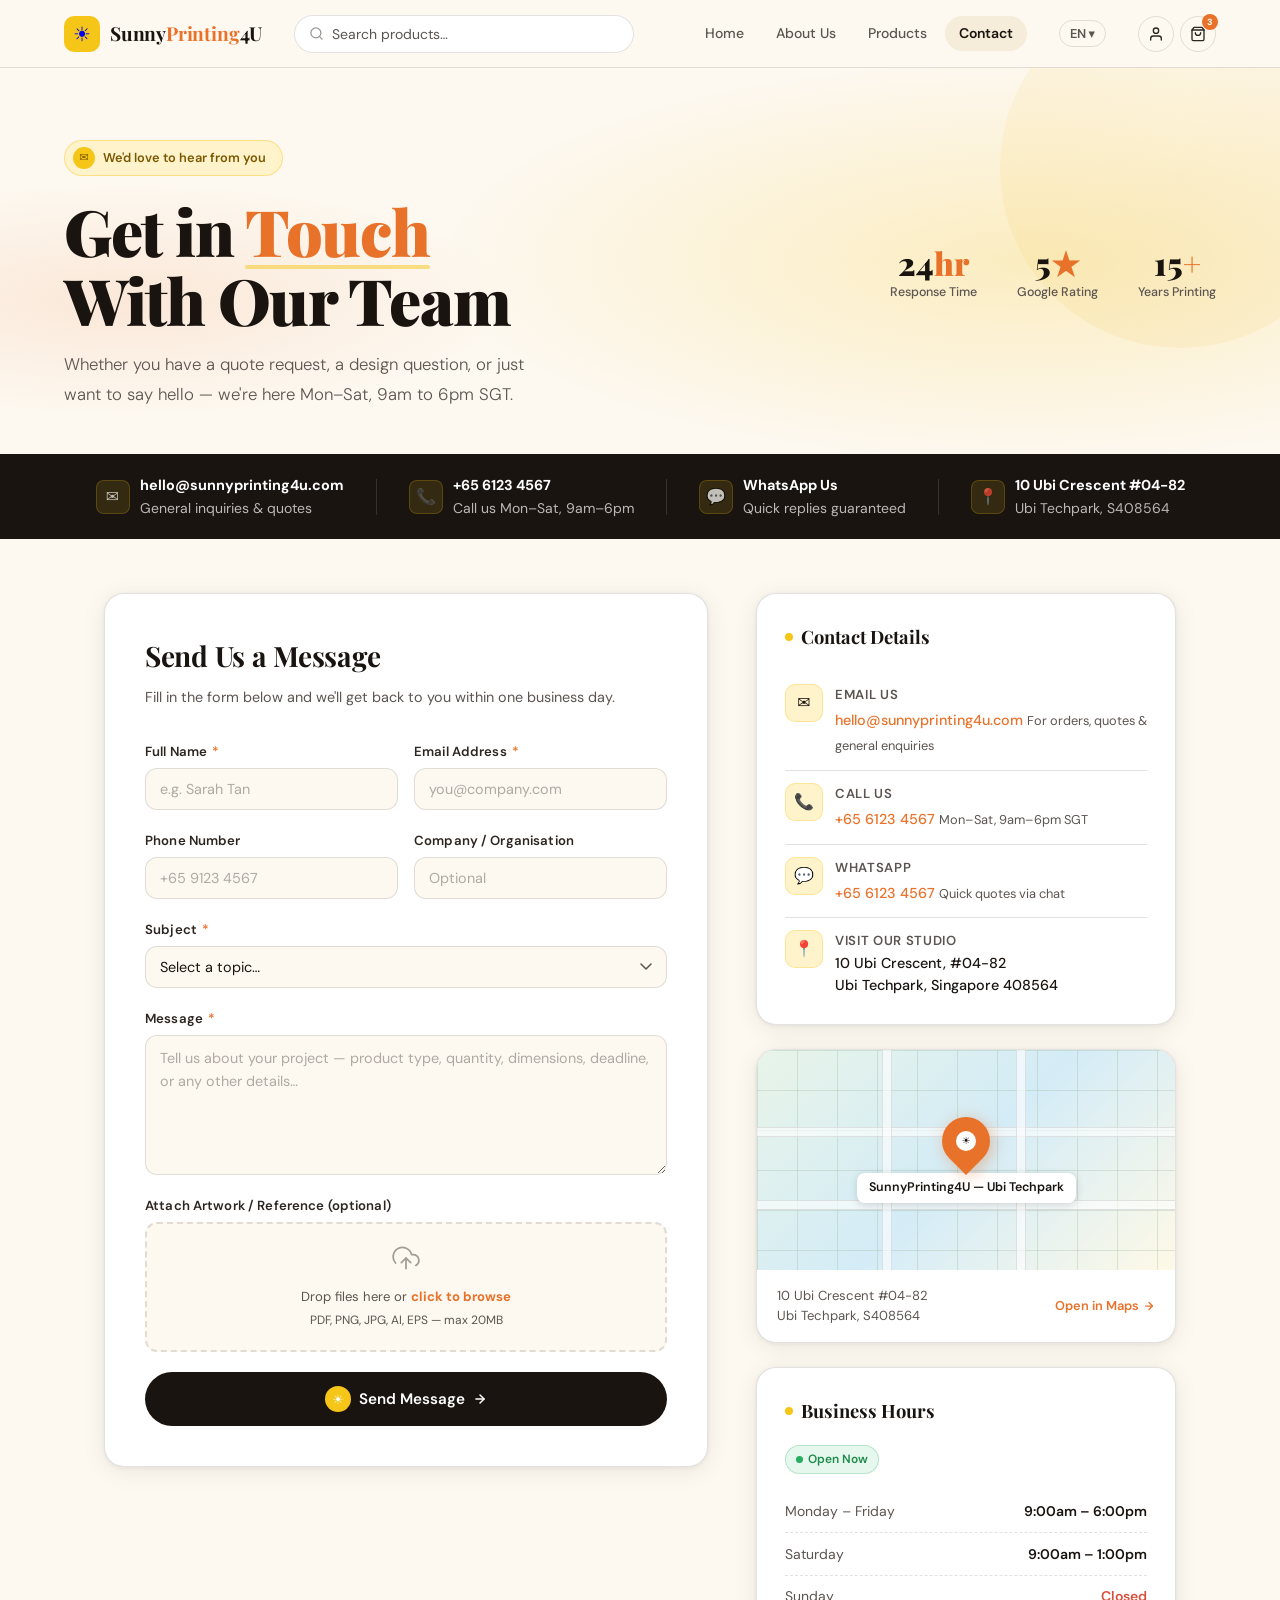
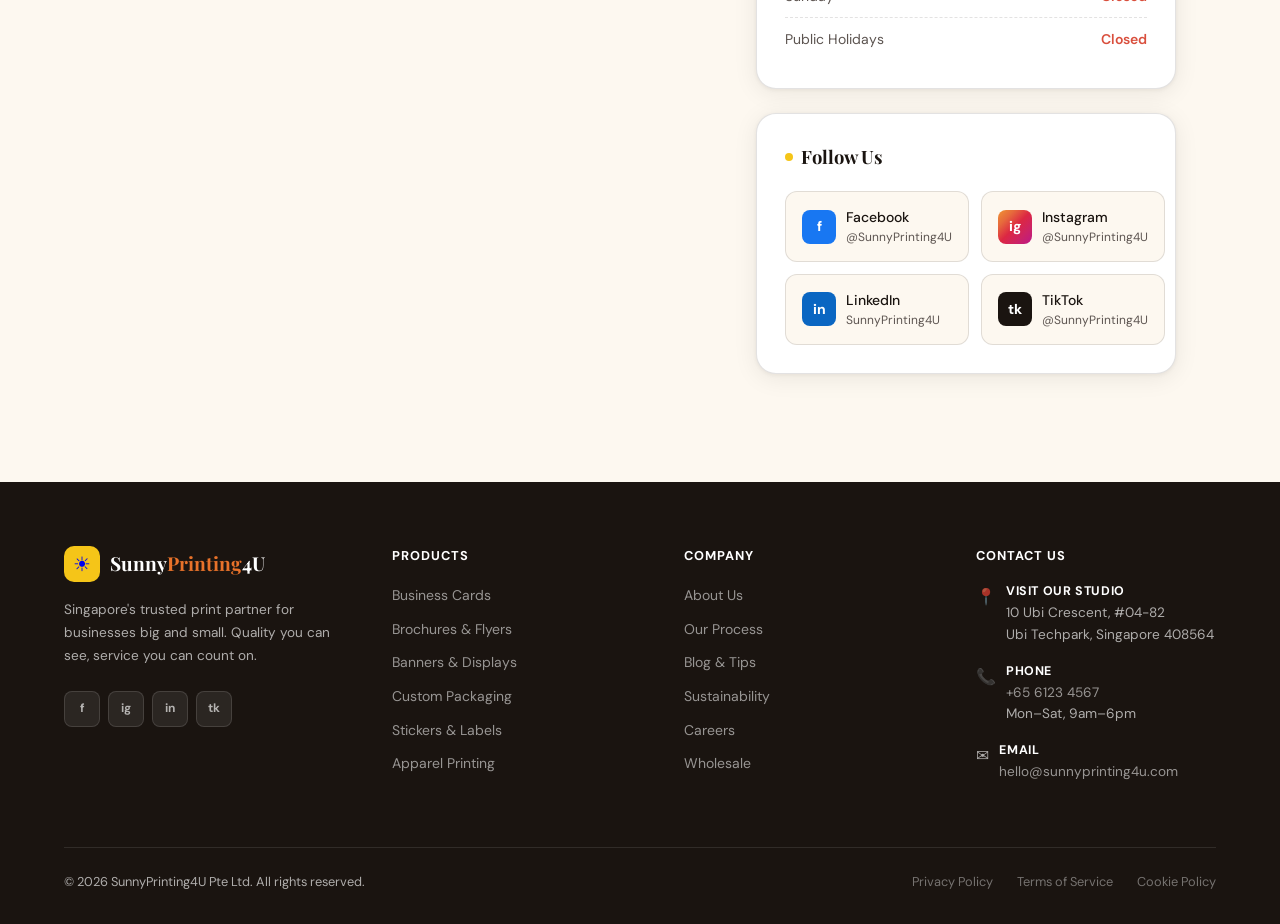
<file: contactus.html>
<!DOCTYPE html>
<html lang="en">
<head>
<meta charset="UTF-8" />
<meta name="viewport" content="width=device-width, initial-scale=1.0" />
<title>Contact Us — SunnyPrinting4U</title>
<link rel="preconnect" href="https://fonts.googleapis.com" />
<link rel="preconnect" href="https://fonts.gstatic.com" crossorigin />
<link href="https://fonts.googleapis.com/css2?family=Playfair+Display:wght@700;900&family=DM+Sans:wght@300;400;500;600&display=swap" rel="stylesheet" />
<style>
  *, *::before, *::after { box-sizing: border-box; margin: 0; padding: 0; }

  :root {
    --sun-yellow: #F5C518;
    --sun-deep: #E6A800;
    --ink-black: #1A1410;
    --ink-dark: #2D2520;
    --ink-gray: #5C5450;
    --cream: #FDF8F0;
    --cream-mid: #F5EDD9;
    --white: #FFFFFF;
    --accent-orange: #E8722A;
    --accent-warm: #FFF3CC;
    --border: rgba(26,20,16,0.12);
    --shadow-card: 0 4px 24px rgba(26,20,16,0.08), 0 1px 4px rgba(26,20,16,0.06);
    --shadow-lift: 0 12px 40px rgba(26,20,16,0.14), 0 2px 8px rgba(26,20,16,0.08);
    --radius: 12px;
    --radius-lg: 20px;
    --radius-pill: 999px;
    --font-display: 'Playfair Display', Georgia, serif;
    --font-body: 'DM Sans', system-ui, sans-serif;
  }

  html { scroll-behavior: smooth; }
  body {
    font-family: var(--font-body);
    background: var(--cream);
    color: var(--ink-black);
    line-height: 1.6;
    overflow-x: hidden;
  }

  ::-webkit-scrollbar { width: 6px; }
  ::-webkit-scrollbar-track { background: var(--cream); }
  ::-webkit-scrollbar-thumb { background: var(--sun-deep); border-radius: 3px; }

  /* ─── NAV ─── */
  nav {
    position: fixed; top: 0; left: 0; right: 0; z-index: 1000;
    background: rgba(253, 248, 240, 0.92);
    backdrop-filter: blur(12px);
    -webkit-backdrop-filter: blur(12px);
    border-bottom: 1px solid var(--border);
    padding: 0 clamp(1.5rem, 5vw, 4rem);
    height: 68px;
    display: flex; align-items: center; gap: 2rem;
  }
  .nav-logo {
    display: flex; align-items: center; gap: 10px;
    text-decoration: none; flex-shrink: 0;
  }
  .nav-logo-icon {
    width: 36px; height: 36px; border-radius: 10px;
    background: var(--sun-yellow);
    display: flex; align-items: center; justify-content: center;
    font-size: 20px; line-height: 1;
  }
  .nav-logo-text {
    font-family: var(--font-display);
    font-size: 1.2rem; font-weight: 700;
    color: var(--ink-black); letter-spacing: -0.01em;
  }
  .nav-logo-text span { color: var(--accent-orange); }

  .nav-search {
    flex: 1; max-width: 340px;
    display: flex; align-items: center;
    background: var(--white);
    border: 1px solid var(--border);
    border-radius: var(--radius-pill);
    padding: 0 14px; gap: 8px; height: 38px;
    transition: border-color 0.2s, box-shadow 0.2s;
  }
  .nav-search:focus-within {
    border-color: var(--sun-deep);
    box-shadow: 0 0 0 3px rgba(245,197,24,0.18);
  }
  .nav-search svg { flex-shrink: 0; opacity: 0.45; }
  .nav-search input {
    border: none; outline: none; background: transparent;
    font-family: var(--font-body); font-size: 0.875rem;
    color: var(--ink-black); width: 100%;
  }
  .nav-search input::placeholder { color: var(--ink-gray); }

  .nav-links { display: flex; align-items: center; gap: 0.25rem; margin-left: auto; }
  .nav-links a {
    font-size: 0.875rem; font-weight: 500;
    color: var(--ink-gray); text-decoration: none;
    padding: 6px 14px; border-radius: var(--radius-pill);
    transition: color 0.2s, background 0.2s;
    white-space: nowrap;
  }
  .nav-links a:hover { color: var(--ink-black); background: var(--cream-mid); }
  .nav-links a.active { color: var(--ink-black); font-weight: 600; background: var(--cream-mid); }

  .nav-lang {
    display: flex; align-items: center; gap: 4px;
    font-size: 0.8rem; font-weight: 600; color: var(--ink-gray);
    border: 1px solid var(--border); border-radius: var(--radius-pill);
    padding: 4px 10px; cursor: pointer; white-space: nowrap;
    background: transparent; font-family: var(--font-body);
    transition: border-color 0.2s;
  }
  .nav-lang:hover { border-color: var(--ink-gray); }

  .nav-icons { display: flex; align-items: center; gap: 6px; }
  .nav-icon-btn {
    width: 36px; height: 36px; border-radius: 50%;
    display: flex; align-items: center; justify-content: center;
    background: transparent; border: 1px solid var(--border);
    cursor: pointer; transition: background 0.2s, border-color 0.2s;
    color: var(--ink-dark);
  }
  .nav-icon-btn:hover { background: var(--cream-mid); border-color: var(--ink-gray); }
  .cart-badge { position: relative; }
  .cart-badge::after {
    content: '3';
    position: absolute; top: -3px; right: -3px;
    width: 16px; height: 16px; border-radius: 50%;
    background: var(--accent-orange); color: white;
    font-size: 9px; font-weight: 700;
    display: flex; align-items: center; justify-content: center;
    font-family: var(--font-body);
  }

  /* ─── CONTACT HERO BANNER ─── */
  .contact-hero {
    margin-top: 68px;
    background:
      radial-gradient(ellipse 70% 80% at 80% 50%, rgba(245,197,24,0.22) 0%, transparent 65%),
      radial-gradient(ellipse 50% 50% at 10% 60%, rgba(232,114,42,0.12) 0%, transparent 60%),
      var(--cream);
    padding: clamp(3.5rem, 8vh, 6rem) clamp(1.5rem, 5vw, 4rem) clamp(2rem, 5vh, 4rem);
    position: relative; overflow: hidden;
    display: flex; align-items: center; gap: 3rem;
  }
  .contact-hero::before {
    content: '';
    position: absolute; top: -80px; right: -80px;
    width: 360px; height: 360px; border-radius: 50%;
    background: conic-gradient(from 0deg, var(--sun-yellow), var(--sun-deep), var(--sun-yellow));
    opacity: 0.08;
    animation: slowspin 30s linear infinite;
  }
  @keyframes slowspin { to { transform: rotate(360deg); } }

  .contact-hero-content { position: relative; z-index: 1; flex: 1; }
  .contact-eyebrow {
    display: inline-flex; align-items: center; gap: 8px;
    background: var(--accent-warm);
    border: 1px solid rgba(245,197,24,0.4);
    border-radius: var(--radius-pill);
    padding: 6px 16px 6px 8px;
    font-size: 0.8rem; font-weight: 600; color: #7A5800;
    margin-bottom: 1.25rem;
    animation: fadeUp 0.5s ease both;
  }
  .eyebrow-dot {
    width: 22px; height: 22px; border-radius: 50%;
    background: var(--sun-yellow);
    display: flex; align-items: center; justify-content: center;
    font-size: 11px;
  }
  .contact-hero h1 {
    font-family: var(--font-display);
    font-size: clamp(2.4rem, 5vw, 4.2rem);
    font-weight: 900; line-height: 1.08;
    color: var(--ink-black); letter-spacing: -0.02em;
    margin-bottom: 1rem;
    animation: fadeUp 0.5s 0.08s ease both;
  }
  .contact-hero h1 em {
    font-style: normal; color: var(--accent-orange);
    position: relative;
  }
  .contact-hero h1 em::after {
    content: '';
    position: absolute; bottom: 4px; left: 0; right: 0;
    height: 4px; background: var(--sun-yellow);
    border-radius: 3px; opacity: 0.5; z-index: -1;
  }
  .contact-hero-sub {
    font-size: 1.05rem; color: var(--ink-gray); font-weight: 300;
    max-width: 460px; line-height: 1.75;
    animation: fadeUp 0.5s 0.16s ease both;
  }

  .contact-hero-stats {
    display: flex; gap: 2.5rem; flex-wrap: wrap;
    position: relative; z-index: 1;
    animation: fadeUp 0.5s 0.24s ease both;
  }
  .stat-item { text-align: center; }
  .stat-num {
    font-family: var(--font-display);
    font-size: 2rem; font-weight: 900; color: var(--ink-black);
    line-height: 1; display: block;
  }
  .stat-num span { color: var(--accent-orange); }
  .stat-label { font-size: 0.78rem; color: var(--ink-gray); font-weight: 500; margin-top: 4px; }

  @keyframes fadeUp {
    from { opacity: 0; transform: translateY(18px); }
    to   { opacity: 1; transform: translateY(0); }
  }

  /* ─── QUICK CONTACT STRIP ─── */
  .quick-strip {
    background: var(--ink-black);
    padding: 1.25rem clamp(1.5rem, 5vw, 4rem);
    display: flex; align-items: center; gap: 2rem;
    flex-wrap: wrap; justify-content: center;
  }
  .quick-item {
    display: flex; align-items: center; gap: 10px;
    color: rgba(255,255,255,0.7); font-size: 0.875rem;
    text-decoration: none;
    transition: color 0.2s;
  }
  .quick-item:hover { color: var(--sun-yellow); }
  .quick-icon {
    width: 34px; height: 34px; border-radius: 8px;
    background: rgba(245,197,24,0.12);
    display: flex; align-items: center; justify-content: center;
    font-size: 16px; flex-shrink: 0;
    border: 1px solid rgba(245,197,24,0.2);
  }
  .quick-item:hover .quick-icon { background: rgba(245,197,24,0.22); }
  .quick-item strong { display: block; color: white; font-size: 0.9rem; }
  .quick-divider {
    width: 1px; height: 36px; background: rgba(255,255,255,0.12);
    flex-shrink: 0;
  }

  /* ─── MAIN CONTENT ─── */
  .contact-main {
    max-width: 1200px;
    margin: 0 auto;
    padding: clamp(3rem, 6vh, 5rem) clamp(1.5rem, 5vw, 4rem);
    display: grid;
    grid-template-columns: 1fr 420px;
    gap: 3rem;
    align-items: start;
  }

  /* ─── FORM CARD ─── */
  .form-card {
    background: var(--white);
    border: 1px solid var(--border);
    border-radius: var(--radius-lg);
    padding: 2.5rem;
    box-shadow: var(--shadow-card);
  }
  .form-card-header { margin-bottom: 2rem; }
  .form-card-header h2 {
    font-family: var(--font-display);
    font-size: 1.75rem; font-weight: 700;
    color: var(--ink-black); letter-spacing: -0.01em;
    margin-bottom: 0.4rem;
  }
  .form-card-header p {
    font-size: 0.9rem; color: var(--ink-gray); font-weight: 400;
  }

  .form-row { display: grid; grid-template-columns: 1fr 1fr; gap: 1rem; }
  .form-group { display: flex; flex-direction: column; gap: 6px; margin-bottom: 1.25rem; }
  .form-group label {
    font-size: 0.825rem; font-weight: 600; color: var(--ink-dark);
    letter-spacing: 0.01em;
  }
  .form-group label span { color: var(--accent-orange); margin-left: 2px; }
  .form-group input,
  .form-group select,
  .form-group textarea {
    font-family: var(--font-body); font-size: 0.9rem;
    color: var(--ink-black);
    background: var(--cream);
    border: 1px solid var(--border);
    border-radius: var(--radius);
    padding: 11px 14px;
    outline: none;
    transition: border-color 0.2s, box-shadow 0.2s, background 0.2s;
    width: 100%;
  }
  .form-group input:focus,
  .form-group select:focus,
  .form-group textarea:focus {
    border-color: var(--sun-deep);
    background: var(--white);
    box-shadow: 0 0 0 3px rgba(245,197,24,0.18);
  }
  .form-group input::placeholder,
  .form-group textarea::placeholder { color: #B0A9A4; }
  .form-group textarea { resize: vertical; min-height: 140px; line-height: 1.6; }
  .form-group select { appearance: none; cursor: pointer; background-image: url("data:image/svg+xml,%3Csvg xmlns='http://www.w3.org/2000/svg' width='12' height='8' viewBox='0 0 12 8'%3E%3Cpath d='M1 1l5 5 5-5' stroke='%235C5450' stroke-width='1.5' fill='none' stroke-linecap='round' stroke-linejoin='round'/%3E%3C/svg%3E"); background-repeat: no-repeat; background-position: right 14px center; padding-right: 36px; }

  .file-upload-area {
    border: 2px dashed var(--border);
    border-radius: var(--radius);
    padding: 1.25rem;
    text-align: center;
    cursor: pointer;
    transition: border-color 0.2s, background 0.2s;
    background: var(--cream);
  }
  .file-upload-area:hover { border-color: var(--sun-deep); background: var(--accent-warm); }
  .file-upload-area svg { opacity: 0.4; margin-bottom: 6px; }
  .file-upload-area p { font-size: 0.82rem; color: var(--ink-gray); }
  .file-upload-area strong { color: var(--accent-orange); }

  .btn-submit {
    display: flex; align-items: center; justify-content: center; gap: 8px;
    width: 100%;
    background: var(--ink-black);
    color: white;
    border: none; border-radius: var(--radius-pill);
    padding: 14px 28px;
    font-family: var(--font-body); font-size: 0.95rem; font-weight: 600;
    cursor: pointer;
    transition: background 0.2s, transform 0.15s, box-shadow 0.2s;
    margin-top: 0.5rem;
  }
  .btn-submit:hover {
    background: var(--ink-dark);
    transform: translateY(-1px);
    box-shadow: var(--shadow-lift);
  }
  .btn-submit .btn-sun {
    width: 26px; height: 26px; border-radius: 50%;
    background: var(--sun-yellow);
    display: flex; align-items: center; justify-content: center;
    font-size: 13px; flex-shrink: 0;
    transition: transform 0.3s;
  }
  .btn-submit:hover .btn-sun { transform: rotate(90deg); }

  /* ─── SIDEBAR ─── */
  .contact-sidebar { display: flex; flex-direction: column; gap: 1.5rem; }

  .info-card {
    background: var(--white);
    border: 1px solid var(--border);
    border-radius: var(--radius-lg);
    padding: 1.75rem;
    box-shadow: var(--shadow-card);
  }
  .info-card-title {
    font-family: var(--font-display);
    font-size: 1.15rem; font-weight: 700;
    color: var(--ink-black); margin-bottom: 1.25rem;
    display: flex; align-items: center; gap: 8px;
  }
  .info-card-title .title-dot {
    width: 8px; height: 8px; border-radius: 50%;
    background: var(--sun-yellow); flex-shrink: 0;
  }

  .contact-detail {
    display: flex; align-items: flex-start; gap: 12px;
    padding: 0.75rem 0;
    border-bottom: 1px solid var(--border);
  }
  .contact-detail:last-child { border-bottom: none; padding-bottom: 0; }
  .detail-icon {
    width: 38px; height: 38px; border-radius: 10px;
    background: var(--accent-warm);
    border: 1px solid rgba(245,197,24,0.3);
    display: flex; align-items: center; justify-content: center;
    font-size: 16px; flex-shrink: 0;
  }
  .detail-text strong {
    display: block; font-size: 0.82rem; font-weight: 600;
    color: var(--ink-gray); text-transform: uppercase; letter-spacing: 0.05em;
    margin-bottom: 2px;
  }
  .detail-text a, .detail-text p {
    font-size: 0.9rem; color: var(--ink-black); font-weight: 500;
    text-decoration: none; line-height: 1.5;
  }
  .detail-text a { color: var(--accent-orange); }
  .detail-text a:hover { text-decoration: underline; }
  .detail-text .sub { font-size: 0.8rem; color: var(--ink-gray); font-weight: 400; }

  /* ─── MAP EMBED ─── */
  .map-card {
    background: var(--white);
    border: 1px solid var(--border);
    border-radius: var(--radius-lg);
    overflow: hidden;
    box-shadow: var(--shadow-card);
  }
  .map-frame {
    width: 100%; height: 220px;
    background: var(--cream-mid);
    position: relative; overflow: hidden;
  }
  /* Decorative map SVG placeholder (no API key needed) */
  .map-frame-inner {
    width: 100%; height: 100%;
    display: flex; flex-direction: column;
    align-items: center; justify-content: center;
    background: linear-gradient(135deg, #e8f4e8 0%, #d4ecf7 50%, #fef9e7 100%);
    position: relative;
  }
  /* Grid lines simulating a street map */
  .map-frame-inner::before {
    content: '';
    position: absolute; inset: 0;
    background-image:
      linear-gradient(rgba(150,180,150,0.3) 1px, transparent 1px),
      linear-gradient(90deg, rgba(150,180,150,0.3) 1px, transparent 1px);
    background-size: 40px 40px;
  }
  .map-pin-wrapper {
    position: relative; z-index: 2; text-align: center;
  }
  .map-pin {
    width: 48px; height: 48px; border-radius: 50% 50% 50% 0;
    background: var(--accent-orange);
    transform: rotate(-45deg);
    display: flex; align-items: center; justify-content: center;
    margin: 0 auto 8px;
    box-shadow: 0 4px 16px rgba(232,114,42,0.4);
    animation: pinBounce 2s ease-in-out infinite;
  }
  .map-pin-inner {
    width: 20px; height: 20px; border-radius: 50%;
    background: white; transform: rotate(45deg);
    display: flex; align-items: center; justify-content: center;
    font-size: 10px;
  }
  @keyframes pinBounce {
    0%, 100% { transform: rotate(-45deg) translateY(0); }
    50% { transform: rotate(-45deg) translateY(-6px); }
  }
  .map-label {
    background: white; border-radius: 8px;
    padding: 5px 12px; font-size: 0.78rem; font-weight: 600;
    color: var(--ink-black); box-shadow: 0 2px 8px rgba(0,0,0,0.15);
    white-space: nowrap;
  }
  /* Fake roads */
  .map-road-h {
    position: absolute; left: 0; right: 0;
    height: 10px; background: rgba(255,255,255,0.6);
    border-top: 1px solid rgba(200,200,200,0.5);
    border-bottom: 1px solid rgba(200,200,200,0.5);
  }
  .map-road-v {
    position: absolute; top: 0; bottom: 0;
    width: 10px; background: rgba(255,255,255,0.6);
    border-left: 1px solid rgba(200,200,200,0.5);
    border-right: 1px solid rgba(200,200,200,0.5);
  }
  .map-footer {
    padding: 1rem 1.25rem;
    display: flex; align-items: center; justify-content: space-between;
    gap: 1rem;
  }
  .map-footer p { font-size: 0.82rem; color: var(--ink-gray); line-height: 1.5; }
  .map-footer a {
    font-size: 0.8rem; font-weight: 600; color: var(--accent-orange);
    text-decoration: none; white-space: nowrap;
    display: flex; align-items: center; gap: 4px;
    flex-shrink: 0;
  }
  .map-footer a:hover { text-decoration: underline; }

  /* ─── SOCIAL CARD ─── */
  .social-grid {
    display: grid; grid-template-columns: 1fr 1fr; gap: 0.75rem;
    margin-top: 0.25rem;
  }
  .social-item {
    display: flex; align-items: center; gap: 10px;
    padding: 0.85rem 1rem;
    border: 1px solid var(--border); border-radius: var(--radius);
    text-decoration: none; color: var(--ink-black);
    font-size: 0.875rem; font-weight: 500;
    transition: background 0.2s, border-color 0.2s, transform 0.15s;
    background: var(--cream);
  }
  .social-item:hover { background: var(--white); border-color: var(--ink-gray); transform: translateY(-2px); box-shadow: var(--shadow-card); }
  .social-logo {
    width: 34px; height: 34px; border-radius: 8px;
    display: flex; align-items: center; justify-content: center;
    font-weight: 800; font-size: 14px; flex-shrink: 0;
    color: white;
  }
  .social-logo.fb { background: #1877F2; }
  .social-logo.ig { background: linear-gradient(135deg, #f09433, #e6683c, #dc2743, #cc2366, #bc1888); }
  .social-logo.li { background: #0A66C2; }
  .social-logo.tk { background: var(--ink-black); }
  .social-item .social-handle { font-size: 0.75rem; color: var(--ink-gray); font-weight: 400; }

  /* ─── HOURS CARD ─── */
  .hours-row {
    display: flex; justify-content: space-between; align-items: center;
    padding: 0.6rem 0;
    border-bottom: 1px dashed var(--border);
    font-size: 0.875rem;
  }
  .hours-row:last-child { border-bottom: none; }
  .hours-row .day { color: var(--ink-gray); }
  .hours-row .time { font-weight: 600; color: var(--ink-black); }
  .hours-row .closed { color: #D94F3D; font-weight: 600; }
  .open-badge {
    display: inline-flex; align-items: center; gap: 5px;
    background: #E6F7EE; border: 1px solid rgba(39,174,96,0.25);
    border-radius: var(--radius-pill); padding: 4px 10px;
    font-size: 0.75rem; font-weight: 600; color: #1E8B4A;
    margin-bottom: 1rem;
  }
  .open-badge::before {
    content: ''; width: 7px; height: 7px; border-radius: 50%;
    background: #27AE60; animation: pulse 2s ease infinite;
  }
  @keyframes pulse {
    0%, 100% { opacity: 1; transform: scale(1); }
    50% { opacity: 0.6; transform: scale(1.3); }
  }

  /* ─── SUCCESS STATE ─── */
  .success-toast {
    display: none;
    align-items: center; gap: 12px;
    background: #E6F7EE;
    border: 1px solid rgba(39,174,96,0.3);
    border-radius: var(--radius);
    padding: 1rem 1.25rem;
    margin-bottom: 1.5rem;
    font-size: 0.875rem; color: #1E6E3E;
    font-weight: 500;
  }
  .success-toast.show { display: flex; animation: fadeUp 0.3s ease; }
  .success-icon { font-size: 20px; }

  /* ─── FOOTER ─── */
  footer {
    background: var(--ink-black);
    color: rgba(255,255,255,0.65);
    padding: 4rem clamp(1.5rem, 5vw, 4rem) 2rem;
    margin-top: clamp(3rem, 6vh, 5rem);
  }
  .footer-grid {
    display: grid;
    grid-template-columns: 280px 1fr 1fr 240px;
    gap: 3rem;
    margin-bottom: 3rem;
  }
  .footer-logo {
    display: flex; align-items: center; gap: 10px;
    text-decoration: none; margin-bottom: 1rem;
  }
  .footer-logo-icon {
    width: 36px; height: 36px; border-radius: 10px;
    background: var(--sun-yellow);
    display: flex; align-items: center; justify-content: center;
    font-size: 20px;
  }
  .footer-logo-text {
    font-family: var(--font-display);
    font-size: 1.2rem; font-weight: 700; color: white;
  }
  .footer-logo-text span { color: var(--accent-orange); }
  .footer-tagline { font-size: 0.85rem; line-height: 1.7; margin-bottom: 1.5rem; }
  .footer-socials { display: flex; gap: 8px; flex-wrap: wrap; }
  .social-btn {
    width: 36px; height: 36px; border-radius: 8px;
    background: rgba(255,255,255,0.08);
    border: 1px solid rgba(255,255,255,0.12);
    display: flex; align-items: center; justify-content: center;
    color: rgba(255,255,255,0.65); text-decoration: none;
    font-size: 0.75rem; font-weight: 700;
    transition: background 0.2s, color 0.2s;
  }
  .social-btn:hover { background: var(--sun-yellow); color: var(--ink-black); border-color: var(--sun-yellow); }
  .footer-col h4 {
    font-size: 0.8rem; font-weight: 700; color: white;
    text-transform: uppercase; letter-spacing: 0.08em;
    margin-bottom: 1rem;
  }
  .footer-col ul { list-style: none; display: flex; flex-direction: column; gap: 0.5rem; }
  .footer-col ul a {
    font-size: 0.875rem; color: rgba(255,255,255,0.55);
    text-decoration: none; transition: color 0.2s;
  }
  .footer-col ul a:hover { color: white; }
  .footer-contact h4 {
    font-size: 0.8rem; font-weight: 700; color: white;
    text-transform: uppercase; letter-spacing: 0.08em;
    margin-bottom: 1rem;
  }
  .footer-contact-item { display: flex; gap: 10px; margin-bottom: 1rem; font-size: 0.85rem; line-height: 1.6; }
  .footer-contact-item .icon { font-size: 16px; flex-shrink: 0; margin-top: 2px; }
  .footer-contact-item strong { color: white; display: block; font-size: 0.78rem; text-transform: uppercase; letter-spacing: 0.05em; }
  .footer-contact-item a { color: rgba(255,255,255,0.55); text-decoration: none; }
  .footer-contact-item a:hover { color: var(--sun-yellow); }
  .footer-bottom {
    border-top: 1px solid rgba(255,255,255,0.1);
    padding-top: 1.5rem;
    display: flex; align-items: center; justify-content: space-between;
    flex-wrap: wrap; gap: 1rem;
    font-size: 0.8rem;
  }
  .footer-bottom-links { display: flex; gap: 1.5rem; flex-wrap: wrap; }
  .footer-bottom-links a {
    color: rgba(255,255,255,0.4); text-decoration: none;
    transition: color 0.2s;
  }
  .footer-bottom-links a:hover { color: white; }

  /* ─── RESPONSIVE ─── */
  @media (max-width: 900px) {
    .contact-main {
      grid-template-columns: 1fr;
    }
    .contact-sidebar { order: -1; }
    .contact-hero { flex-direction: column; gap: 1.5rem; }
    .contact-hero-stats { justify-content: flex-start; }
    .footer-grid { grid-template-columns: 1fr 1fr; }
    .nav-links a:not(.active) { display: none; }
  }
  @media (max-width: 600px) {
    .form-row { grid-template-columns: 1fr; }
    .social-grid { grid-template-columns: 1fr; }
    .footer-grid { grid-template-columns: 1fr; }
    .quick-divider { display: none; }
  }
</style>
</head>
<body>

<!-- ─── NAV ─── -->
<nav>
  <a href="index.html" class="nav-logo">
    <div class="nav-logo-icon">☀</div>
    <span class="nav-logo-text">Sunny<span>Printing</span>4U</span>
  </a>

  <div class="nav-search">
    <svg width="15" height="15" viewBox="0 0 24 24" fill="none" stroke="currentColor" stroke-width="2" stroke-linecap="round" stroke-linejoin="round"><circle cx="11" cy="11" r="8"/><line x1="21" y1="21" x2="16.65" y2="16.65"/></svg>
    <input type="text" placeholder="Search products…" />
  </div>

  <div class="nav-links">
    <a href="index.html">Home</a>
    <a href="aboutus.html">About Us</a>
    <a href="products.html">Products</a>
    <a href="contactus.html" class="active">Contact</a>
  </div>

  <button class="nav-lang">EN ▾</button>

  <div class="nav-icons">
    <button class="nav-icon-btn" aria-label="Account">
      <svg width="16" height="16" viewBox="0 0 24 24" fill="none" stroke="currentColor" stroke-width="2" stroke-linecap="round" stroke-linejoin="round"><path d="M20 21v-2a4 4 0 0 0-4-4H8a4 4 0 0 0-4 4v2"/><circle cx="12" cy="7" r="4"/></svg>
    </button>
    <button class="nav-icon-btn cart-badge" aria-label="Cart">
      <svg width="16" height="16" viewBox="0 0 24 24" fill="none" stroke="currentColor" stroke-width="2" stroke-linecap="round" stroke-linejoin="round"><path d="M6 2L3 6v14a2 2 0 0 0 2 2h14a2 2 0 0 0 2-2V6l-3-4z"/><line x1="3" y1="6" x2="21" y2="6"/><path d="M16 10a4 4 0 0 1-8 0"/></svg>
    </button>
  </div>
</nav>

<!-- ─── HERO BANNER ─── -->
<section class="contact-hero">
  <div class="contact-hero-content">
    <div class="contact-eyebrow">
      <span class="eyebrow-dot">✉</span>
      We'd love to hear from you
    </div>
    <h1>Get in <em>Touch</em><br/>With Our Team</h1>
    <p class="contact-hero-sub">Whether you have a quote request, a design question, or just want to say hello — we're here Mon–Sat, 9am to 6pm SGT.</p>
  </div>
  <div class="contact-hero-stats">
    <div class="stat-item">
      <span class="stat-num">24<span>hr</span></span>
      <div class="stat-label">Response Time</div>
    </div>
    <div class="stat-item">
      <span class="stat-num">5<span>★</span></span>
      <div class="stat-label">Google Rating</div>
    </div>
    <div class="stat-item">
      <span class="stat-num">15<span>+</span></span>
      <div class="stat-label">Years Printing</div>
    </div>
  </div>
</section>

<!-- ─── QUICK CONTACT STRIP ─── -->
<div class="quick-strip">
  <a href="mailto:s42812628@gmail.com" class="quick-item">
    <div class="quick-icon">✉</div>
    <div>
      <strong>hello@sunnyprinting4u.com</strong>
      General inquiries & quotes
    </div>
  </a>
  <div class="quick-divider"></div>
  <a href="tel:+6561234567" class="quick-item">
    <div class="quick-icon">📞</div>
    <div>
      <strong>+65 6123 4567</strong>
      Call us Mon–Sat, 9am–6pm
    </div>
  </a>
  <div class="quick-divider"></div>
  <a href="https://wa.me/6561234567" target="_blank" class="quick-item">
    <div class="quick-icon">💬</div>
    <div>
      <strong>WhatsApp Us</strong>
      Quick replies guaranteed
    </div>
  </a>
  <div class="quick-divider"></div>
  <a href="https://www.google.com/maps?q=10+Ubi+Crescent+Singapore" target="_blank" class="quick-item">
    <div class="quick-icon">📍</div>
    <div>
      <strong>10 Ubi Crescent #04-82</strong>
      Ubi Techpark, S408564
    </div>
  </a>
</div>

<!-- ─── MAIN CONTENT ─── -->
<div class="contact-main">

  <!-- LEFT: CONTACT FORM -->
  <div class="form-card">
    <div class="form-card-header">
      <h2>Send Us a Message</h2>
      <p>Fill in the form below and we'll get back to you within one business day.</p>
    </div>

    <div class="success-toast" id="successToast">
      <span class="success-icon">✅</span>
      Message sent! We'll be in touch within 24 hours. Thank you!
    </div>

    <div class="form-row">
      <div class="form-group">
        <label>Full Name <span>*</span></label>
        <input type="text" id="name" placeholder="e.g. Sarah Tan" />
      </div>
      <div class="form-group">
        <label>Email Address <span>*</span></label>
        <input type="email" id="email" placeholder="you@company.com" />
      </div>
    </div>

    <div class="form-row">
      <div class="form-group">
        <label>Phone Number</label>
        <input type="tel" id="phone" placeholder="+65 9123 4567" />
      </div>
      <div class="form-group">
        <label>Company / Organisation</label>
        <input type="text" id="company" placeholder="Optional" />
      </div>
    </div>

    <div class="form-group">
      <label>Subject <span>*</span></label>
      <select id="subject">
        <option value="" disabled selected>Select a topic…</option>
        <option value="quote">Request a Quote</option>
        <option value="order">Existing Order Enquiry</option>
        <option value="design">Design Assistance</option>
        <option value="wholesale">Wholesale / Bulk Pricing</option>
        <option value="delivery">Delivery &amp; Shipping</option>
        <option value="other">Other</option>
      </select>
    </div>

    <div class="form-group">
      <label>Message <span>*</span></label>
      <textarea id="message" placeholder="Tell us about your project — product type, quantity, dimensions, deadline, or any other details…"></textarea>
    </div>

    <div class="form-group">
      <label>Attach Artwork / Reference (optional)</label>
      <div class="file-upload-area" onclick="document.getElementById('fileInput').click()">
        <input type="file" id="fileInput" style="display:none" accept=".pdf,.png,.jpg,.jpeg,.ai,.eps" multiple />
        <svg width="28" height="28" viewBox="0 0 24 24" fill="none" stroke="currentColor" stroke-width="1.5" stroke-linecap="round" stroke-linejoin="round"><polyline points="16 16 12 12 8 16"/><line x1="12" y1="12" x2="12" y2="21"/><path d="M20.39 18.39A5 5 0 0 0 18 9h-1.26A8 8 0 1 0 3 16.3"/></svg>
        <p>Drop files here or <strong>click to browse</strong></p>
        <p style="margin-top:4px; font-size:0.75rem;">PDF, PNG, JPG, AI, EPS — max 20MB</p>
      </div>
    </div>

    <button class="btn-submit" onclick="handleSubmit()">
      <span class="btn-sun">☀</span>
      Send Message
      <svg width="14" height="14" viewBox="0 0 24 24" fill="none" stroke="currentColor" stroke-width="2.5" stroke-linecap="round" stroke-linejoin="round"><line x1="5" y1="12" x2="19" y2="12"/><polyline points="12 5 19 12 12 19"/></svg>
    </button>
  </div>

  <!-- RIGHT: SIDEBAR -->
  <div class="contact-sidebar">

    <!-- Contact Details -->
    <div class="info-card">
      <div class="info-card-title"><span class="title-dot"></span> Contact Details</div>

      <div class="contact-detail">
        <div class="detail-icon">✉</div>
        <div class="detail-text">
          <strong>Email Us</strong>
          <a href="mailto:hello@sunnyprinting4u.com">hello@sunnyprinting4u.com</a>
          <span class="sub">For orders, quotes & general enquiries</span>
        </div>
      </div>

      <div class="contact-detail">
        <div class="detail-icon">📞</div>
        <div class="detail-text">
          <strong>Call Us</strong>
          <a href="tel:+6561234567">+65 6123 4567</a>
          <span class="sub">Mon–Sat, 9am–6pm SGT</span>
        </div>
      </div>

      <div class="contact-detail">
        <div class="detail-icon">💬</div>
        <div class="detail-text">
          <strong>WhatsApp</strong>
          <a href="" target="_blank">+65 6123 4567</a>
          <span class="sub">Quick quotes via chat</span>
        </div>
      </div>

      <div class="contact-detail">
        <div class="detail-icon">📍</div>
        <div class="detail-text">
          <strong>Visit Our Studio</strong>
          <p>10 Ubi Crescent, #04-82<br/>Ubi Techpark, Singapore 408564</p>
        </div>
      </div>
    </div>

    <!-- Map -->
    <div class="map-card">
      <div class="map-frame">
        <div class="map-frame-inner">
          <!-- Decorative roads -->
          <div class="map-road-h" style="top: 35%;"></div>
          <div class="map-road-h" style="top: 68%;"></div>
          <div class="map-road-v" style="left: 30%;"></div>
          <div class="map-road-v" style="left: 62%;"></div>
          <div class="map-pin-wrapper">
            <div class="map-pin"><div class="map-pin-inner">☀</div></div>
            <div class="map-label">SunnyPrinting4U — Ubi Techpark</div>
          </div>
        </div>
      </div>
      <div class="map-footer">
        <p>10 Ubi Crescent #04-82<br/>Ubi Techpark, S408564</p>
        <a href="https://www.google.com/maps?q=10+Ubi+Crescent+Singapore+408564" target="_blank">
          Open in Maps
          <svg width="12" height="12" viewBox="0 0 24 24" fill="none" stroke="currentColor" stroke-width="2.5" stroke-linecap="round" stroke-linejoin="round"><line x1="5" y1="12" x2="19" y2="12"/><polyline points="12 5 19 12 12 19"/></svg>
        </a>
      </div>
    </div>

    <!-- Business Hours -->
    <div class="info-card">
      <div class="info-card-title"><span class="title-dot"></span> Business Hours</div>
      <div class="open-badge">Open Now</div>
      <div class="hours-row"><span class="day">Monday – Friday</span><span class="time">9:00am – 6:00pm</span></div>
      <div class="hours-row"><span class="day">Saturday</span><span class="time">9:00am – 1:00pm</span></div>
      <div class="hours-row"><span class="day">Sunday</span><span class="closed">Closed</span></div>
      <div class="hours-row"><span class="day">Public Holidays</span><span class="closed">Closed</span></div>
    </div>

    <!-- Social Media -->
    <div class="info-card">
      <div class="info-card-title"><span class="title-dot"></span> Follow Us</div>
      <div class="social-grid">
        <a href="" target="_blank" class="social-item">
          <div class="social-logo fb">f</div>
          <div>
            <div>Facebook</div>
            <div class="social-handle">@SunnyPrinting4U</div>
          </div>
        </a>
        <a href="" target="_blank" class="social-item">
          <div class="social-logo ig">ig</div>
          <div>
            <div>Instagram</div>
            <div class="social-handle">@SunnyPrinting4U</div>
          </div>
        </a>
        <a href="" target="_blank" class="social-item">
          <div class="social-logo li">in</div>
          <div>
            <div>LinkedIn</div>
            <div class="social-handle">SunnyPrinting4U</div>
          </div>
        </a>
        <a href="" target="_blank" class="social-item">
          <div class="social-logo tk">tk</div>
          <div>
            <div>TikTok</div>
            <div class="social-handle">@SunnyPrinting4U</div>
          </div>
        </a>
      </div>
    </div>

  </div><!-- /sidebar -->
</div><!-- /contact-main -->

<!-- ─── FOOTER ─── -->
<footer>
  <div class="footer-grid">
    <div class="footer-brand">
      <a href="index.html" class="footer-logo">
        <div class="footer-logo-icon">☀</div>
        <span class="footer-logo-text">Sunny<span>Printing</span>4U</span>
      </a>
      <p class="footer-tagline">Singapore's trusted print partner for businesses big and small. Quality you can see, service you can count on.</p>
      <div class="footer-socials">
        <a href="" class="social-btn" aria-label="Facebook">f</a>
        <a href="" class="social-btn" aria-label="Instagram">ig</a>
        <a href="" class="social-btn" aria-label="LinkedIn">in</a>
        <a href="" class="social-btn" aria-label="TikTok">tk</a>
      </div>
    </div>

    <div class="footer-col">
      <h4>Products</h4>
      <ul>
        <li><a href="#">Business Cards</a></li>
        <li><a href="#">Brochures &amp; Flyers</a></li>
        <li><a href="#">Banners &amp; Displays</a></li>
        <li><a href="#">Custom Packaging</a></li>
        <li><a href="#">Stickers &amp; Labels</a></li>
        <li><a href="#">Apparel Printing</a></li>
      </ul>
    </div>

    <div class="footer-col">
      <h4>Company</h4>
      <ul>
        <li><a href="#">About Us</a></li>
        <li><a href="#">Our Process</a></li>
        <li><a href="#">Blog &amp; Tips</a></li>
        <li><a href="#">Sustainability</a></li>
        <li><a href="#">Careers</a></li>
        <li><a href="#">Wholesale</a></li>
      </ul>
    </div>

    <div class="footer-contact">
      <h4>Contact Us</h4>
      <div class="footer-contact-item">
        <span class="icon">📍</span>
        <div><strong>Visit Our Studio</strong>10 Ubi Crescent, #04-82<br/>Ubi Techpark, Singapore 408564</div>
      </div>
      <div class="footer-contact-item">
        <span class="icon">📞</span>
        <div><strong>Phone</strong><a href="">+65 6123 4567</a><br/>Mon–Sat, 9am–6pm</div>
      </div>
      <div class="footer-contact-item">
        <span class="icon">✉</span>
        <div><strong>Email</strong><a href="mailto:s42812628@gmail.com">hello@sunnyprinting4u.com</a></div>
      </div>
    </div>
  </div>

  <div class="footer-bottom">
    <p>© 2026 SunnyPrinting4U Pte Ltd. All rights reserved.</p>
    <div class="footer-bottom-links">
      <a href="#">Privacy Policy</a>
      <a href="#">Terms of Service</a>
      <a href="#">Cookie Policy</a>
    </div>
  </div>
</footer>

<script>
  function handleSubmit() {
    const name = document.getElementById('name').value.trim();
    const email = document.getElementById('email').value.trim();
    const subject = document.getElementById('subject').value;
    const message = document.getElementById('message').value.trim();

    if (!name || !email || !subject || !message) {
      alert('Please fill in all required fields (marked with *).');
      return;
    }
    if (!/^[^\s@]+@[^\s@]+\.[^\s@]+$/.test(email)) {
      alert('Please enter a valid email address.');
      return;
    }

    // Show success toast
    const toast = document.getElementById('successToast');
    toast.classList.add('show');
    toast.scrollIntoView({ behavior: 'smooth', block: 'center' });

    // Clear form
    ['name','email','phone','company','message'].forEach(id => document.getElementById(id).value = '');
    document.getElementById('subject').selectedIndex = 0;

    // Hide toast after 6s
    setTimeout(() => toast.classList.remove('show'), 6000);
  }

  // Live "Open Now" badge — hide on Sunday or public holiday
  (function() {
    const day = new Date().getDay(); // 0=Sun, 6=Sat
    const hour = new Date().getHours();
    const badge = document.querySelector('.open-badge');
    if (!badge) return;
    const isOpen = (day >= 1 && day <= 5 && hour >= 9 && hour < 18) ||
                   (day === 6 && hour >= 9 && hour < 13);
    if (!isOpen) {
      badge.style.background = '#FEE9E7';
      badge.style.borderColor = 'rgba(217,79,61,0.25)';
      badge.style.color = '#D94F3D';
      badge.style.setProperty('--pulse-color', '#D94F3D');
      badge.textContent = 'Currently Closed';
      badge.style.display = 'inline-flex';
      badge.style.padding = '4px 10px';
    }
  })();
</script>
</body>
</html>
</file>
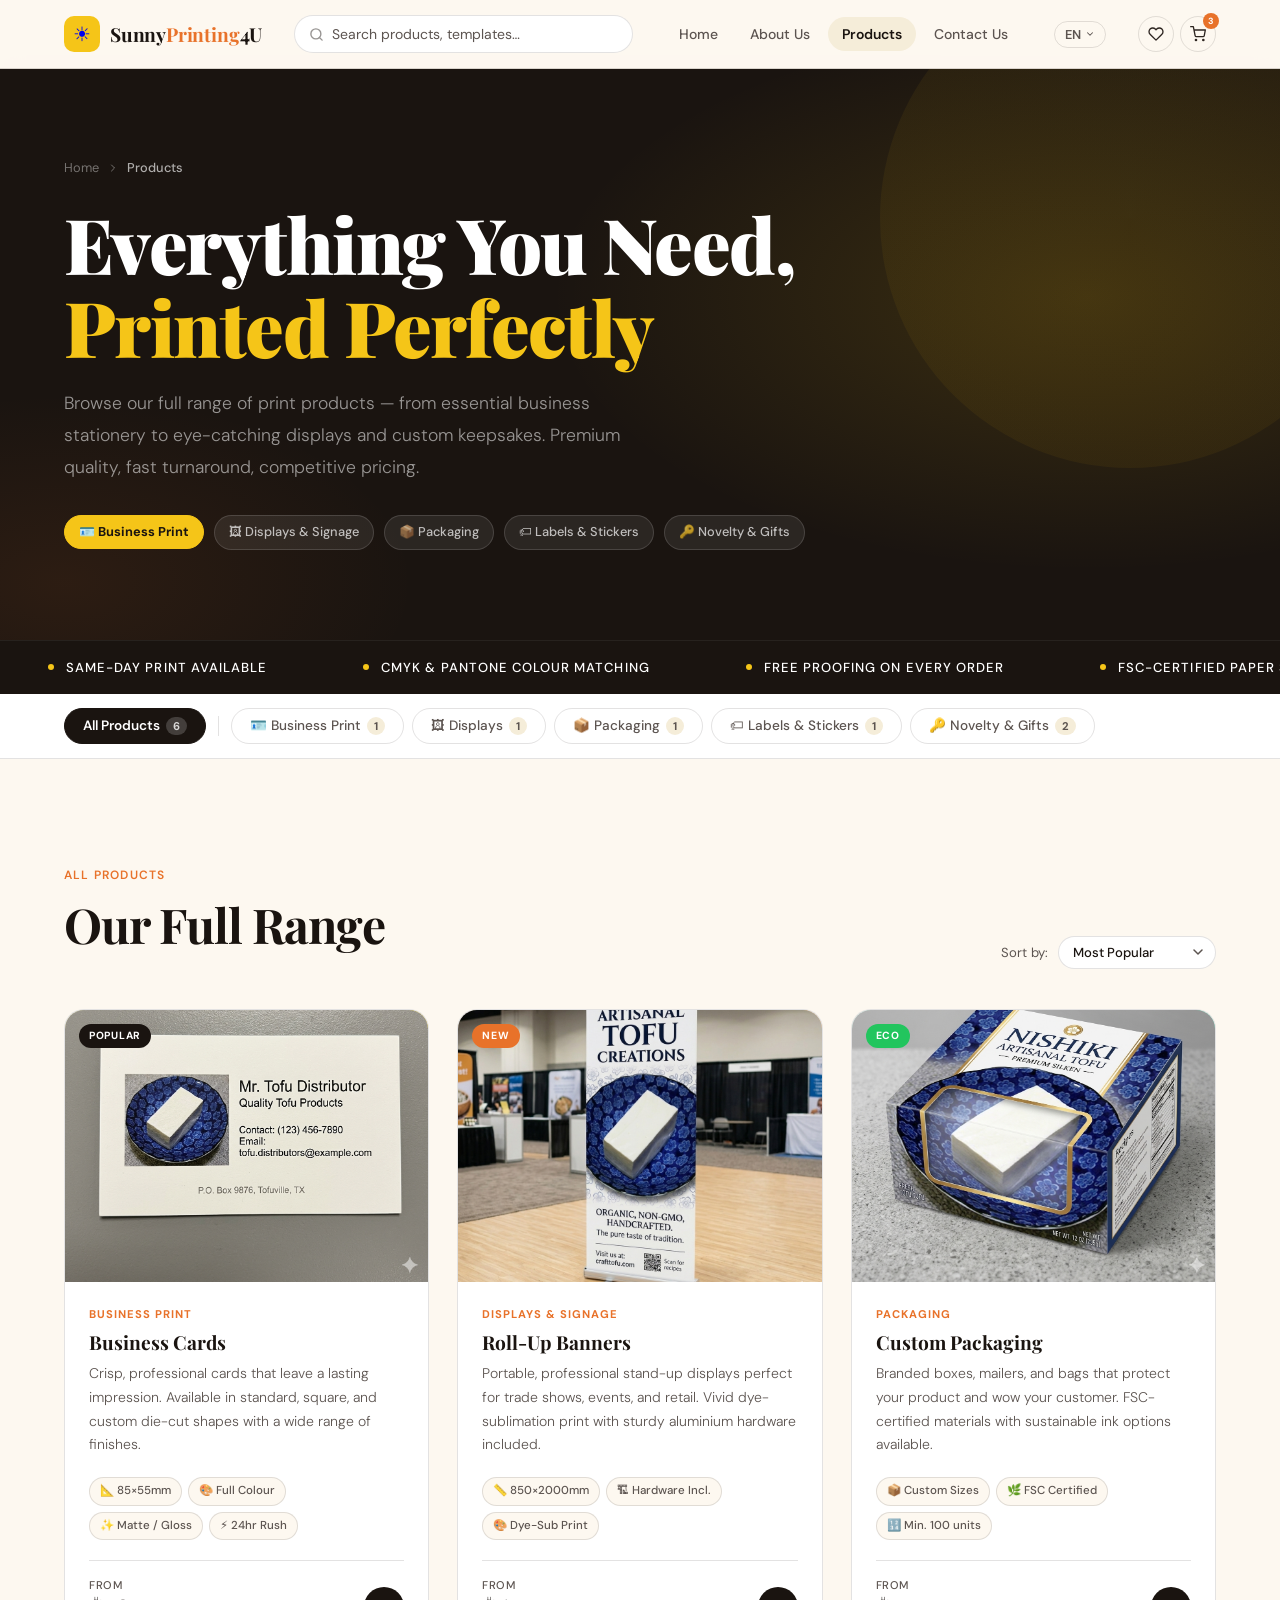
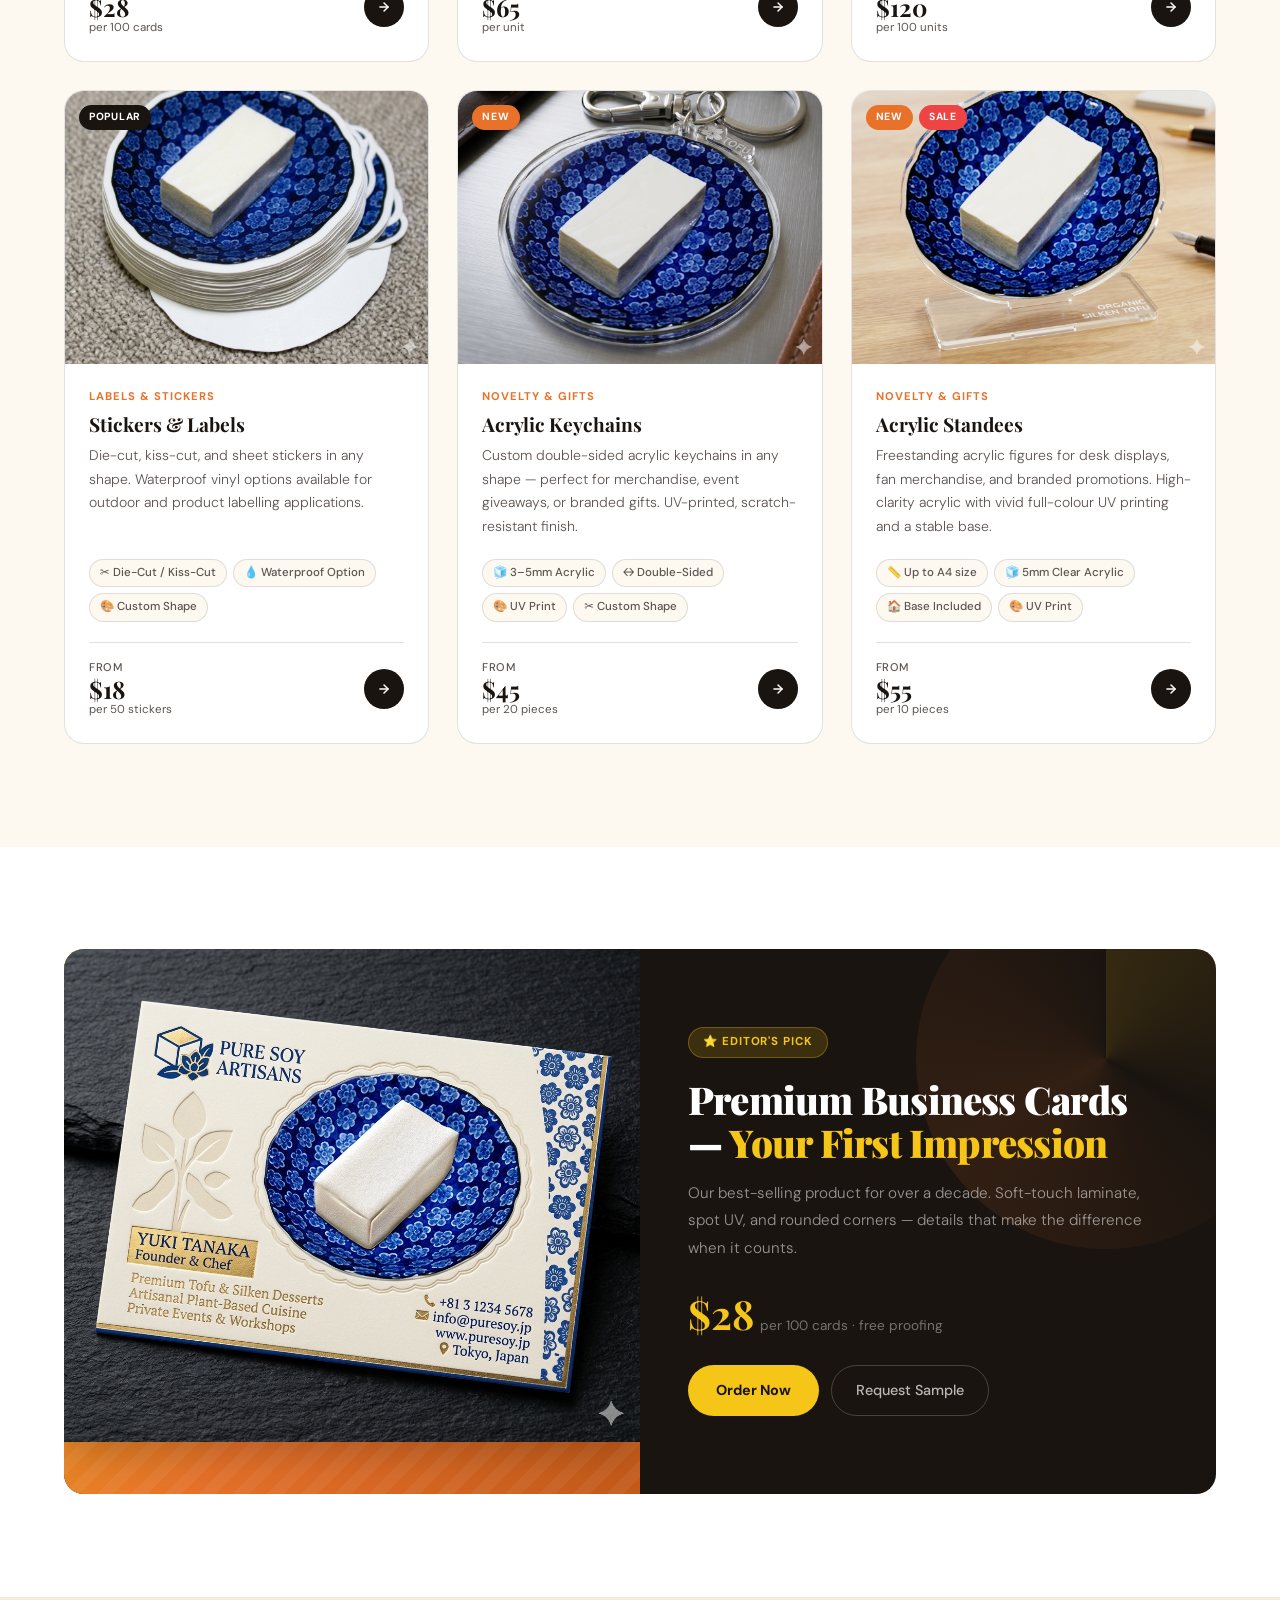
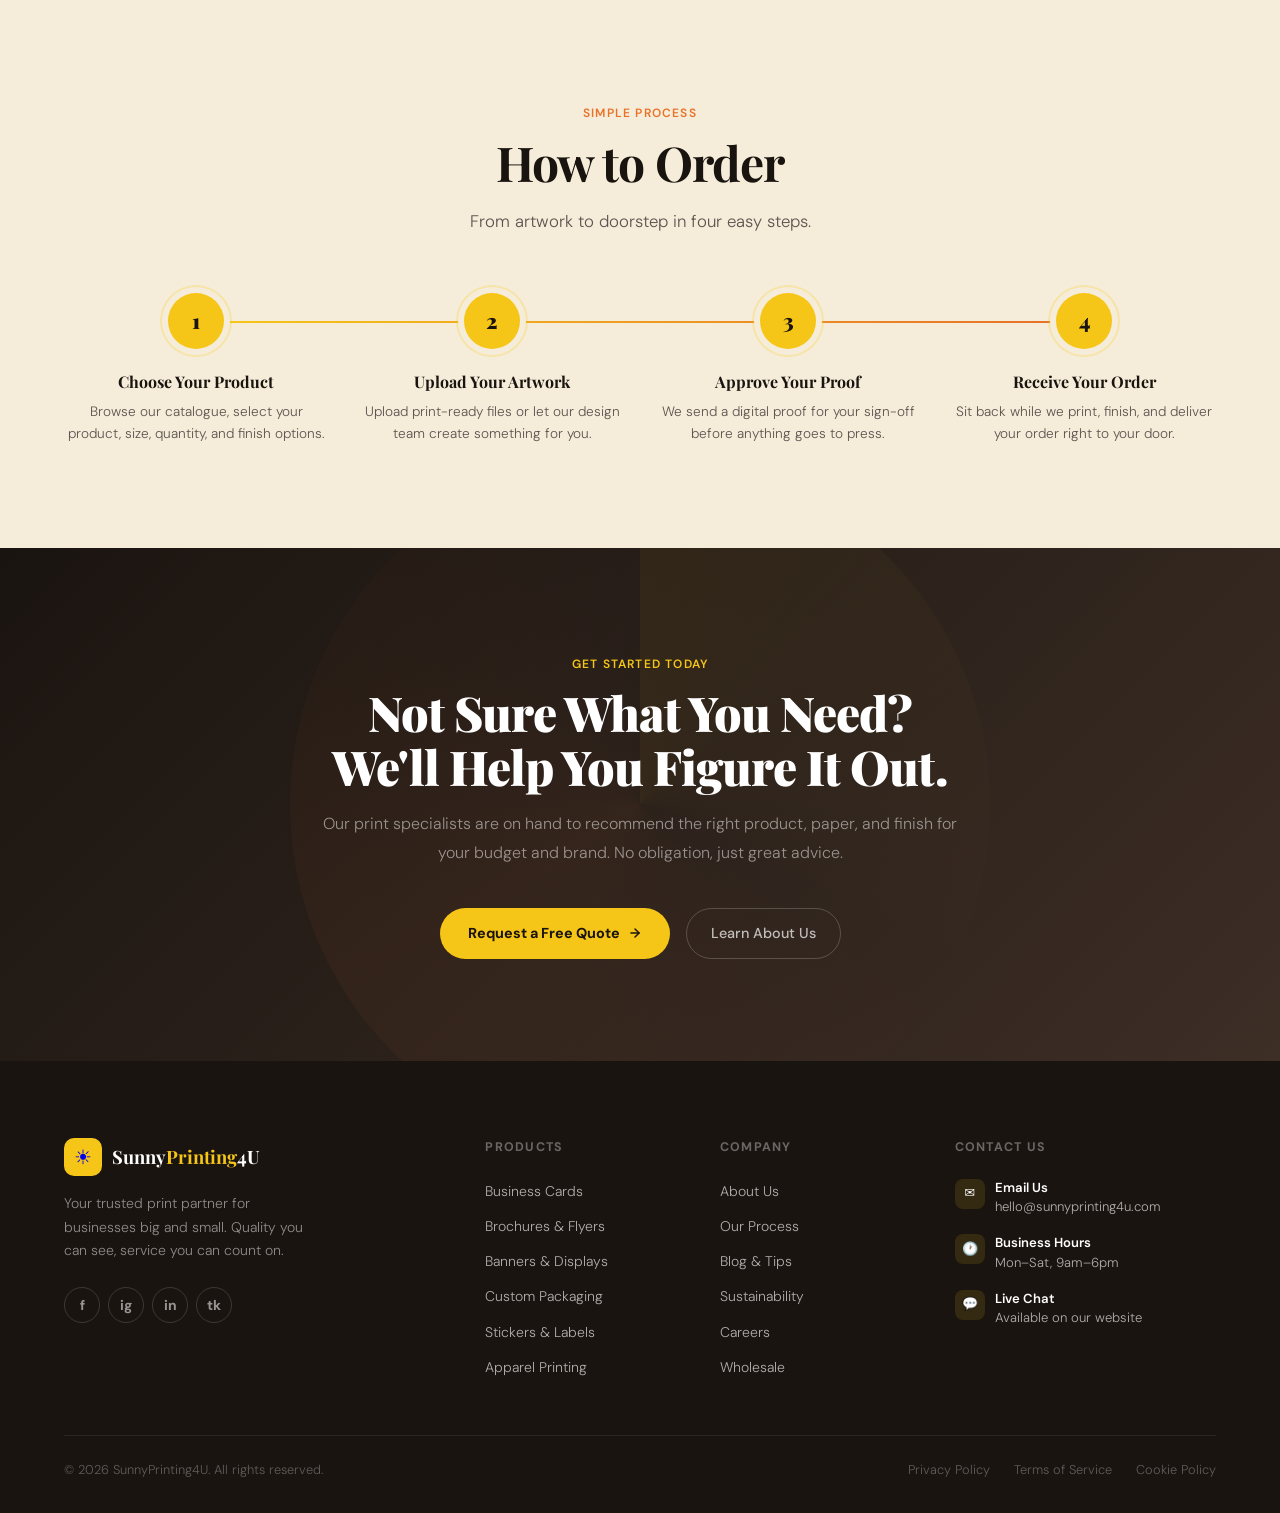
<file: products.html>
<!DOCTYPE html>
<html lang="en">
<head>
  <meta charset="UTF-8" />
  <meta name="viewport" content="width=device-width, initial-scale=1.0" />
  <title>Products — SunnyPrinting4U</title>
  <link rel="preconnect" href="https://fonts.googleapis.com" />
  <link rel="preconnect" href="https://fonts.gstatic.com" crossorigin />
  <link href="https://fonts.googleapis.com/css2?family=Playfair+Display:wght@700;900&family=DM+Sans:wght@300;400;500;600&display=swap" rel="stylesheet" />
  <link rel="stylesheet" href="style.css" />
  <style>
    /* ── PRODUCTS PAGE-SPECIFIC STYLES ── */

    /* HERO CHIPS */
    .page-hero-chips { display: flex; gap: 10px; flex-wrap: wrap; margin-top: 2rem; animation: fadeUp 0.6s 0.2s ease both; }
    .hero-chip {
      display: inline-flex; align-items: center; gap: 6px;
      background: rgba(255,255,255,0.08); border: 1px solid rgba(255,255,255,0.14);
      border-radius: var(--radius-pill); padding: 6px 14px;
      font-size: 0.8rem; font-weight: 500; color: rgba(255,255,255,0.7);
      white-space: nowrap; cursor: pointer; text-decoration: none;
      transition: background 0.2s, border-color 0.2s, color 0.2s;
    }
    .hero-chip:hover { background: rgba(245,197,24,0.15); border-color: rgba(245,197,24,0.4); color: var(--sun-yellow); }
    .hero-chip.active { background: var(--sun-yellow); border-color: var(--sun-yellow); color: var(--ink-black); font-weight: 700; }

    /* FILTER BAR */
    .filter-bar {
      background: var(--white); border-bottom: 1px solid var(--border);
      padding: 0 clamp(1.5rem, 5vw, 4rem);
      position: sticky; top: 68px; z-index: 900;
    }
    .filter-bar-inner {
      display: flex; align-items: center; gap: 0.5rem;
      overflow-x: auto; padding: 14px 0; scrollbar-width: none;
    }
    .filter-bar-inner::-webkit-scrollbar { display: none; }
    .filter-btn {
      display: inline-flex; align-items: center; gap: 6px;
      padding: 8px 18px; border-radius: var(--radius-pill);
      font-family: var(--font-body); font-size: 0.85rem; font-weight: 500;
      cursor: pointer; white-space: nowrap;
      border: 1.5px solid var(--border); background: transparent; color: var(--ink-gray);
      transition: all 0.2s; flex-shrink: 0;
    }
    .filter-btn:hover { border-color: var(--ink-gray); color: var(--ink-black); background: var(--cream); }
    .filter-btn.active { background: var(--ink-black); border-color: var(--ink-black); color: var(--white); font-weight: 600; }
    .filter-count { background: var(--cream-mid); color: var(--ink-gray); font-size: 0.7rem; font-weight: 700; padding: 2px 7px; border-radius: var(--radius-pill); }
    .filter-btn.active .filter-count { background: rgba(255,255,255,0.18); color: rgba(255,255,255,0.8); }
    .filter-divider { width: 1px; height: 20px; background: var(--border); flex-shrink: 0; margin: 0 4px; }

    /* PRODUCTS SECTION */
    .products-section { background: var(--cream); }
    .products-section-header { display: flex; align-items: flex-end; justify-content: space-between; gap: 2rem; flex-wrap: wrap; margin-bottom: 2.5rem; }
    .sort-row { display: flex; align-items: center; gap: 10px; }
    .sort-label { font-size: 0.82rem; color: var(--ink-gray); font-weight: 400; white-space: nowrap; }
    .sort-select {
      border: 1px solid var(--border); border-radius: var(--radius-pill);
      padding: 7px 32px 7px 14px; font-family: var(--font-body); font-size: 0.82rem;
      font-weight: 500; color: var(--ink-black); background: var(--white);
      cursor: pointer; outline: none; appearance: none; -webkit-appearance: none;
      background-image: url("data:image/svg+xml,%3Csvg width='10' height='6' viewBox='0 0 10 6' fill='none' xmlns='http://www.w3.org/2000/svg'%3E%3Cpath d='M1 1L5 5L9 1' stroke='%235C5450' stroke-width='1.5' stroke-linecap='round' stroke-linejoin='round'/%3E%3C/svg%3E");
      background-repeat: no-repeat; background-position: right 12px center; transition: border-color 0.2s;
    }
    .sort-select:focus { border-color: var(--sun-deep); }

    /* Product Cards */
    .products-grid { display: grid; grid-template-columns: repeat(auto-fill, minmax(300px, 1fr)); gap: 1.75rem; }
    .product-card {
      background: var(--white); border-radius: var(--radius-lg);
      overflow: hidden; border: 1px solid var(--border); cursor: pointer;
      transition: transform 0.28s cubic-bezier(0.34,1.56,0.64,1), box-shadow 0.28s;
      position: relative; display: flex; flex-direction: column;
    }
    .product-card:hover { transform: translateY(-8px); box-shadow: var(--shadow-lift); border-color: transparent; }
    .product-img { width: 100%; aspect-ratio: 4/3; display: flex; align-items: center; justify-content: center; position: relative; overflow: hidden; flex-shrink: 0; }
    .product-img-emoji { font-size: 5rem; position: relative; z-index: 1; transition: transform 0.3s; }
    .product-card:hover .product-img-emoji { transform: scale(1.12) rotate(-4deg); }

    .theme-yellow { background: linear-gradient(135deg, #FEF9C3, #FDE047, #F5C518); }
    .theme-orange { background: linear-gradient(135deg, #FFEDD5, #FED7AA, #FB923C); }
    .theme-green  { background: linear-gradient(135deg, #D1FAE5, #6EE7B7, #34D399); }
    .theme-purple { background: linear-gradient(135deg, #EDE9FE, #C4B5FD, #A78BFA); }
    .theme-rose   { background: linear-gradient(135deg, #FFE4E6, #FECDD3, #FB7185); }
    .theme-sky    { background: linear-gradient(135deg, #E0F2FE, #BAE6FD, #38BDF8); }

    .product-badge-wrap { position: absolute; top: 14px; left: 14px; display: flex; gap: 6px; z-index: 2; }
    .badge { font-size: 0.65rem; font-weight: 700; letter-spacing: 0.07em; text-transform: uppercase; padding: 4px 10px; border-radius: var(--radius-pill); }
    .badge-popular { background: var(--ink-black); color: var(--white); }
    .badge-new     { background: var(--accent-orange); color: var(--white); }
    .badge-sale    { background: #EF4444; color: var(--white); }
    .badge-eco     { background: #22C55E; color: var(--white); }

    .product-overlay { position: absolute; inset: 0; background: rgba(26,20,16,0.45); display: flex; align-items: center; justify-content: center; opacity: 0; transition: opacity 0.25s; z-index: 3; }
    .product-card:hover .product-overlay { opacity: 1; }
    .overlay-btn {
      background: var(--white); color: var(--ink-black);
      font-family: var(--font-body); font-size: 0.85rem; font-weight: 700;
      padding: 12px 24px; border-radius: var(--radius-pill);
      border: none; cursor: pointer;
      display: flex; align-items: center; gap: 8px;
      transform: translateY(8px); transition: transform 0.25s 0.05s;
    }
    .product-card:hover .overlay-btn { transform: translateY(0); }
    .overlay-btn:hover { background: var(--sun-yellow); }

    .product-info { padding: 1.5rem; display: flex; flex-direction: column; flex: 1; }
    .product-category-tag { font-size: 0.7rem; font-weight: 700; letter-spacing: 0.09em; text-transform: uppercase; color: var(--accent-orange); margin-bottom: 6px; }
    .product-name { font-family: var(--font-display); font-size: 1.2rem; font-weight: 700; color: var(--ink-black); margin-bottom: 0.5rem; line-height: 1.25; }
    .product-desc { font-size: 0.875rem; color: var(--ink-gray); font-weight: 300; line-height: 1.7; margin-bottom: 1.25rem; flex: 1; }
    .product-specs { display: flex; flex-wrap: wrap; gap: 6px; margin-bottom: 1.25rem; }
    .spec-chip {
      display: inline-flex; align-items: center; gap: 4px;
      font-size: 0.72rem; font-weight: 500; color: var(--ink-gray);
      background: var(--cream); border: 1px solid var(--border);
      border-radius: var(--radius-pill); padding: 4px 10px;
    }
    .product-footer { display: flex; align-items: center; justify-content: space-between; padding-top: 1rem; border-top: 1px solid var(--border); }
    .price-from { font-size: 0.7rem; font-weight: 500; color: var(--ink-gray); text-transform: uppercase; letter-spacing: 0.05em; }
    .price-value { font-family: var(--font-display); font-size: 1.5rem; font-weight: 700; color: var(--ink-black); line-height: 1; }
    .price-unit { font-size: 0.72rem; color: var(--ink-gray); font-weight: 400; }
    .product-cta {
      width: 40px; height: 40px; border-radius: 50%;
      background: var(--ink-black); color: var(--white);
      display: flex; align-items: center; justify-content: center;
      flex-shrink: 0; transition: background 0.2s, transform 0.2s;
      border: none; cursor: pointer;
    }
    .product-card:hover .product-cta { background: var(--accent-orange); transform: rotate(45deg); }

    /* SPOTLIGHT */
    .spotlight-section { background: var(--white); }
    .spotlight-card {
      background: var(--ink-black); border-radius: var(--radius-lg); overflow: hidden;
      display: grid; grid-template-columns: 1fr 1fr; min-height: 420px; position: relative;
    }
    .spotlight-card::before {
      content: ''; position: absolute; top: -80px; right: -80px;
      width: 380px; height: 380px; border-radius: 50%;
      background: conic-gradient(from 0deg, rgba(245,197,24,0.12), transparent, rgba(232,114,42,0.12), transparent);
      animation: slowspin 25s linear infinite;
    }
    .spotlight-visual {
      background: linear-gradient(135deg, #F5C518 0%, #E8722A 60%, #C45A1A 100%);
      display: flex; align-items: center; justify-content: center;
      position: relative; overflow: hidden;
    }
    .spotlight-visual::after { content: ''; position: absolute; inset: 0; background: repeating-linear-gradient(-45deg, transparent, transparent 12px, rgba(255,255,255,0.05) 12px, rgba(255,255,255,0.05) 24px); }
    .spotlight-emoji { font-size: 7rem; position: relative; z-index: 1; filter: drop-shadow(0 8px 24px rgba(0,0,0,0.25)); }
    .spotlight-content { padding: 3rem; display: flex; flex-direction: column; justify-content: center; position: relative; z-index: 1; }
    .spotlight-tag {
      display: inline-flex; align-items: center; gap: 6px;
      background: rgba(245,197,24,0.15); border: 1px solid rgba(245,197,24,0.3);
      border-radius: var(--radius-pill); padding: 5px 14px;
      font-size: 0.72rem; font-weight: 700; color: var(--sun-yellow);
      letter-spacing: 0.08em; text-transform: uppercase; width: fit-content; margin-bottom: 1.25rem;
    }
    .spotlight-content h2 { font-family: var(--font-display); font-size: clamp(1.8rem, 3vw, 2.6rem); font-weight: 900; color: var(--white); line-height: 1.12; letter-spacing: -0.02em; margin-bottom: 1rem; }
    .spotlight-content h2 em { font-style: normal; color: var(--sun-yellow); }
    .spotlight-content p { font-size: 0.95rem; color: rgba(255,255,255,0.55); font-weight: 300; line-height: 1.8; margin-bottom: 2rem; }
    .spotlight-pricing { display: flex; align-items: baseline; gap: 6px; margin-bottom: 1.75rem; }
    .spotlight-price { font-family: var(--font-display); font-size: 2.5rem; font-weight: 700; color: var(--sun-yellow); line-height: 1; }
    .spotlight-price-note { font-size: 0.85rem; color: rgba(255,255,255,0.4); }
    .spotlight-btns { display: flex; gap: 12px; flex-wrap: wrap; }

    /* HOW TO ORDER */
    .how-strip { background: var(--cream-mid); }
    .how-steps { display: grid; grid-template-columns: repeat(4, 1fr); gap: 2rem; position: relative; }
    .how-steps::before {
      content: ''; position: absolute; top: 28px;
      left: calc(12.5% + 20px); right: calc(12.5% + 20px);
      height: 2px; background: linear-gradient(to right, var(--sun-yellow), var(--accent-orange)); z-index: 0;
    }
    .how-step { display: flex; flex-direction: column; align-items: center; text-align: center; position: relative; z-index: 1; }
    .how-step-num {
      width: 56px; height: 56px; border-radius: 50%; background: var(--sun-yellow);
      display: flex; align-items: center; justify-content: center;
      font-family: var(--font-display); font-size: 1.3rem; font-weight: 900;
      color: var(--ink-black); margin-bottom: 1.25rem;
      box-shadow: 0 0 0 6px var(--cream-mid), 0 0 0 8px rgba(245,197,24,0.25);
    }
    .how-step h4 { font-family: var(--font-display); font-size: 1rem; font-weight: 700; color: var(--ink-black); margin-bottom: 0.4rem; }
    .how-step p  { font-size: 0.85rem; color: var(--ink-gray); font-weight: 300; line-height: 1.65; }

    /* CTA CLOSER */
    .cta-closer {
      background: linear-gradient(135deg, var(--ink-black) 0%, #3D2E26 100%);
      padding: clamp(4rem, 8vw, 6.5rem) clamp(1.5rem, 5vw, 4rem);
      text-align: center; position: relative; overflow: hidden;
    }
    .cta-closer::before {
      content: ''; position: absolute; top: 50%; left: 50%;
      transform: translate(-50%,-50%); width: 700px; height: 700px;
      border-radius: 50%;
      background: conic-gradient(from 0deg, rgba(245,197,24,0.05), transparent, rgba(232,114,42,0.05), transparent);
      animation: slowspin 35s linear infinite;
    }
    .cta-closer-inner { position: relative; z-index: 1; max-width: 640px; margin: 0 auto; }
    .cta-closer .section-eyebrow { color: var(--sun-yellow); }
    .cta-closer h2 { font-family: var(--font-display); font-size: clamp(2rem, 4vw, 3rem); font-weight: 900; color: var(--white); line-height: 1.12; letter-spacing: -0.02em; margin-bottom: 1rem; }
    .cta-closer p  { font-size: 1rem; color: rgba(255,255,255,0.5); margin-bottom: 2.5rem; font-weight: 300; line-height: 1.8; }
    .cta-closer-btns { display: flex; justify-content: center; gap: 1rem; flex-wrap: wrap; }

    /* RESPONSIVE — products page */
    @media (max-width: 900px) {
      .spotlight-card { grid-template-columns: 1fr; }
      .spotlight-visual { aspect-ratio: 16/7; }
      .how-steps { grid-template-columns: 1fr 1fr; }
      .how-steps::before { display: none; }
    }
    @media (max-width: 600px) {
      .products-grid { grid-template-columns: 1fr; }
      .how-steps { grid-template-columns: 1fr; }
    }
  </style>
</head>
<body>

  <!-- ════════════ HEADER ════════════ -->
  <header>
    <nav>
      <a href="index.html" class="nav-logo">
        <div class="nav-logo-icon">☀</div>
        <span class="nav-logo-text">Sunny<span>Printing</span>4U</span>
      </a>

      <div class="nav-search">
        <svg width="15" height="15" viewBox="0 0 24 24" fill="none" stroke="currentColor" stroke-width="2.2" stroke-linecap="round" stroke-linejoin="round"><circle cx="11" cy="11" r="8"/><line x1="21" y1="21" x2="16.65" y2="16.65"/></svg>
        <input type="text" placeholder="Search products, templates…" />
      </div>

      <div class="nav-links">
        <a href="index.html">Home</a>
        <a href="aboutus.html">About Us</a>
        <a href="products.html" class="active">Products</a>
        <a href="contactus.html">Contact Us</a>
      </div>

      <button class="nav-lang">
        EN
        <svg width="10" height="10" viewBox="0 0 24 24" fill="none" stroke="currentColor" stroke-width="2.5" stroke-linecap="round" stroke-linejoin="round"><polyline points="6 9 12 15 18 9"/></svg>
      </button>

      <div class="nav-icons">
        <button class="nav-icon-btn" aria-label="Wishlist">
          <svg width="16" height="16" viewBox="0 0 24 24" fill="none" stroke="currentColor" stroke-width="2" stroke-linecap="round" stroke-linejoin="round"><path d="M20.84 4.61a5.5 5.5 0 0 0-7.78 0L12 5.67l-1.06-1.06a5.5 5.5 0 0 0-7.78 7.78l1.06 1.06L12 21.23l7.78-7.78 1.06-1.06a5.5 5.5 0 0 0 0-7.78z"/></svg>
        </button>
        <div class="cart-badge">
          <button class="nav-icon-btn" aria-label="Cart">
            <svg width="16" height="16" viewBox="0 0 24 24" fill="none" stroke="currentColor" stroke-width="2" stroke-linecap="round" stroke-linejoin="round"><circle cx="9" cy="21" r="1"/><circle cx="20" cy="21" r="1"/><path d="M1 1h4l2.68 13.39a2 2 0 0 0 2 1.61h9.72a2 2 0 0 0 2-1.61L23 6H6"/></svg>
          </button>
        </div>
      </div>
    </nav>
  </header>

  <!-- ════════════ MAIN ════════════ -->
  <div class="wrapper">
    <main>

      <!-- PAGE HERO -->
      <section class="page-hero" style="background: radial-gradient(ellipse 70% 80% at 85% 40%, rgba(245,197,24,0.15) 0%, transparent 60%), radial-gradient(ellipse 50% 60% at 5% 90%, rgba(232,114,42,0.09) 0%, transparent 55%), var(--ink-black);">
        <div class="page-hero-inner">
          <div class="page-hero-breadcrumb">
            <a href="index.html">Home</a>
            <svg width="12" height="12" viewBox="0 0 24 24" fill="none" stroke="currentColor" stroke-width="2" stroke-linecap="round" stroke-linejoin="round"><polyline points="9 18 15 12 9 6"/></svg>
            <span>Products</span>
          </div>
          <h1>Everything You Need,<br/><em>Printed Perfectly</em></h1>
          <p class="page-hero-sub">Browse our full range of print products — from essential business stationery to eye-catching displays and custom keepsakes. Premium quality, fast turnaround, competitive pricing.</p>
          <div class="page-hero-chips">
            <a href="#business-print" class="hero-chip active">🪪 Business Print</a>
            <a href="#display"        class="hero-chip">🖼 Displays &amp; Signage</a>
            <a href="#packaging"      class="hero-chip">📦 Packaging</a>
            <a href="#labels"         class="hero-chip">🏷 Labels &amp; Stickers</a>
            <a href="#novelty"        class="hero-chip">🔑 Novelty &amp; Gifts</a>
          </div>
        </div>
      </section>

      <!-- TRUST MARQUEE -->
      <div class="trust-strip" aria-label="Trust highlights">
        <div class="marquee-track">
          <div class="marquee-item"><span class="marquee-dot"></span>Same-Day Print Available</div>
          <div class="marquee-item"><span class="marquee-dot"></span>CMYK &amp; Pantone Colour Matching</div>
          <div class="marquee-item"><span class="marquee-dot"></span>Free Proofing on Every Order</div>
          <div class="marquee-item"><span class="marquee-dot"></span>FSC-Certified Paper Stocks</div>
          <div class="marquee-item"><span class="marquee-dot"></span>Free Delivery Over $100</div>
          <div class="marquee-item"><span class="marquee-dot"></span>100% Satisfaction Guarantee</div>
          <div class="marquee-item"><span class="marquee-dot"></span>Same-Day Print Available</div>
          <div class="marquee-item"><span class="marquee-dot"></span>CMYK &amp; Pantone Colour Matching</div>
          <div class="marquee-item"><span class="marquee-dot"></span>Free Proofing on Every Order</div>
          <div class="marquee-item"><span class="marquee-dot"></span>FSC-Certified Paper Stocks</div>
          <div class="marquee-item"><span class="marquee-dot"></span>Free Delivery Over $100</div>
          <div class="marquee-item"><span class="marquee-dot"></span>100% Satisfaction Guarantee</div>
        </div>
      </div>

      <!-- STICKY FILTER BAR -->
      <div class="filter-bar">
        <div class="filter-bar-inner">
          <button class="filter-btn active">All Products <span class="filter-count">6</span></button>
          <div class="filter-divider"></div>
          <button class="filter-btn">🪪 Business Print <span class="filter-count">1</span></button>
          <button class="filter-btn">🖼 Displays <span class="filter-count">1</span></button>
          <button class="filter-btn">📦 Packaging <span class="filter-count">1</span></button>
          <button class="filter-btn">🏷 Labels &amp; Stickers <span class="filter-count">1</span></button>
          <button class="filter-btn">🔑 Novelty &amp; Gifts <span class="filter-count">2</span></button>
        </div>
      </div>

      <!-- PRODUCTS GRID -->
      <section class="products-section section-pad">
        <div class="products-section-header">
          <div>
            <span class="section-eyebrow">All Products</span>
            <h2 class="section-title">Our Full Range</h2>
          </div>
          <div class="sort-row">
            <span class="sort-label">Sort by:</span>
            <select class="sort-select">
              <option>Most Popular</option>
              <option>Price: Low to High</option>
              <option>Price: High to Low</option>
              <option>Newest First</option>
            </select>
          </div>
        </div>

        <div class="products-grid">

          <!-- 1. BUSINESS CARDS -->
          <div class="product-card" id="business-print">
            <div class="product-img theme-yellow">
              <div class="product-badge-wrap"><span class="badge badge-popular">Popular</span></div>
              <div class="product-overlay">
                <button class="overlay-btn">
                  <svg width="14" height="14" viewBox="0 0 24 24" fill="none" stroke="currentColor" stroke-width="2.5" stroke-linecap="round" stroke-linejoin="round"><circle cx="9" cy="21" r="1"/><circle cx="20" cy="21" r="1"/><path d="M1 1h4l2.68 13.39a2 2 0 0 0 2 1.61h9.72a2 2 0 0 0 2-1.61L23 6H6"/></svg>
                  Quick Order
                </button>
              </div>
              <span class="product-img-emoji"><img src="img/johntofu.png" width="100%"></span>
            </div>
            <div class="product-info">
              <div class="product-category-tag">Business Print</div>
              <div class="product-name">Business Cards</div>
              <p class="product-desc">Crisp, professional cards that leave a lasting impression. Available in standard, square, and custom die-cut shapes with a wide range of finishes.</p>
              <div class="product-specs">
                <span class="spec-chip">📐 85×55mm</span>
                <span class="spec-chip">🎨 Full Colour</span>
                <span class="spec-chip">✨ Matte / Gloss</span>
                <span class="spec-chip">⚡ 24hr Rush</span>
              </div>
              <div class="product-footer">
                <div class="product-price-block">
                  <div class="price-from">From</div>
                  <div class="price-value">$28</div>
                  <div class="price-unit">per 100 cards</div>
                </div>
                <button class="product-cta" aria-label="Order Business Cards">
                  <svg width="14" height="14" viewBox="0 0 24 24" fill="none" stroke="currentColor" stroke-width="2.5" stroke-linecap="round" stroke-linejoin="round"><line x1="5" y1="12" x2="19" y2="12"/><polyline points="12 5 19 12 12 19"/></svg>
                </button>
              </div>
            </div>
          </div>

          <!-- 2. ROLL-UP BANNERS -->
          <div class="product-card" id="display">
            <div class="product-img theme-orange">
              <div class="product-badge-wrap"><span class="badge badge-new">New</span></div>
              <div class="product-overlay">
                <button class="overlay-btn">
                  <svg width="14" height="14" viewBox="0 0 24 24" fill="none" stroke="currentColor" stroke-width="2.5" stroke-linecap="round" stroke-linejoin="round"><circle cx="9" cy="21" r="1"/><circle cx="20" cy="21" r="1"/><path d="M1 1h4l2.68 13.39a2 2 0 0 0 2 1.61h9.72a2 2 0 0 0 2-1.61L23 6H6"/></svg>
                  Quick Order
                </button>
              </div>
              <span class="product-img-emoji"><img src="img/tofubanner.png" width="100%"></span>
            </div>
            <div class="product-info">
              <div class="product-category-tag">Displays &amp; Signage</div>
              <div class="product-name">Roll-Up Banners</div>
              <p class="product-desc">Portable, professional stand-up displays perfect for trade shows, events, and retail. Vivid dye-sublimation print with sturdy aluminium hardware included.</p>
              <div class="product-specs">
                <span class="spec-chip">📏 850×2000mm</span>
                <span class="spec-chip">🏗 Hardware Incl.</span>
                <span class="spec-chip">🎨 Dye-Sub Print</span>
              </div>
              <div class="product-footer">
                <div class="product-price-block">
                  <div class="price-from">From</div>
                  <div class="price-value">$65</div>
                  <div class="price-unit">per unit</div>
                </div>
                <button class="product-cta" aria-label="Order Roll-Up Banners">
                  <svg width="14" height="14" viewBox="0 0 24 24" fill="none" stroke="currentColor" stroke-width="2.5" stroke-linecap="round" stroke-linejoin="round"><line x1="5" y1="12" x2="19" y2="12"/><polyline points="12 5 19 12 12 19"/></svg>
                </button>
              </div>
            </div>
          </div>

          <!-- 3. CUSTOM PACKAGING -->
          <div class="product-card" id="packaging">
            <div class="product-img theme-green">
              <div class="product-badge-wrap"><span class="badge badge-eco">Eco</span></div>
              <div class="product-overlay">
                <button class="overlay-btn">
                  <svg width="14" height="14" viewBox="0 0 24 24" fill="none" stroke="currentColor" stroke-width="2.5" stroke-linecap="round" stroke-linejoin="round"><circle cx="9" cy="21" r="1"/><circle cx="20" cy="21" r="1"/><path d="M1 1h4l2.68 13.39a2 2 0 0 0 2 1.61h9.72a2 2 0 0 0 2-1.61L23 6H6"/></svg>
                  Quick Order
                </button>
              </div>
              <span class="product-img-emoji"><img src="img/tofubox.png" width="100%"></span>
            </div>
            <div class="product-info">
              <div class="product-category-tag">Packaging</div>
              <div class="product-name">Custom Packaging</div>
              <p class="product-desc">Branded boxes, mailers, and bags that protect your product and wow your customer. FSC-certified materials with sustainable ink options available.</p>
              <div class="product-specs">
                <span class="spec-chip">📦 Custom Sizes</span>
                <span class="spec-chip">🌿 FSC Certified</span>
                <span class="spec-chip">🔢 Min. 100 units</span>
              </div>
              <div class="product-footer">
                <div class="product-price-block">
                  <div class="price-from">From</div>
                  <div class="price-value">$120</div>
                  <div class="price-unit">per 100 units</div>
                </div>
                <button class="product-cta" aria-label="Order Custom Packaging">
                  <svg width="14" height="14" viewBox="0 0 24 24" fill="none" stroke="currentColor" stroke-width="2.5" stroke-linecap="round" stroke-linejoin="round"><line x1="5" y1="12" x2="19" y2="12"/><polyline points="12 5 19 12 12 19"/></svg>
                </button>
              </div>
            </div>
          </div>

          <!-- 4. STICKERS & LABELS -->
          <div class="product-card" id="labels">
            <div class="product-img theme-purple">
              <div class="product-badge-wrap"><span class="badge badge-popular">Popular</span></div>
              <div class="product-overlay">
                <button class="overlay-btn">
                  <svg width="14" height="14" viewBox="0 0 24 24" fill="none" stroke="currentColor" stroke-width="2.5" stroke-linecap="round" stroke-linejoin="round"><circle cx="9" cy="21" r="1"/><circle cx="20" cy="21" r="1"/><path d="M1 1h4l2.68 13.39a2 2 0 0 0 2 1.61h9.72a2 2 0 0 0 2-1.61L23 6H6"/></svg>
                  Quick Order
                </button>
              </div>
              <span class="product-img-emoji"><img src="img/tofusticker.png" width="100%"></span>
            </div>
            <div class="product-info">
              <div class="product-category-tag">Labels &amp; Stickers</div>
              <div class="product-name">Stickers &amp; Labels</div>
              <p class="product-desc">Die-cut, kiss-cut, and sheet stickers in any shape. Waterproof vinyl options available for outdoor and product labelling applications.</p>
              <div class="product-specs">
                <span class="spec-chip">✂ Die-Cut / Kiss-Cut</span>
                <span class="spec-chip">💧 Waterproof Option</span>
                <span class="spec-chip">🎨 Custom Shape</span>
              </div>
              <div class="product-footer">
                <div class="product-price-block">
                  <div class="price-from">From</div>
                  <div class="price-value">$18</div>
                  <div class="price-unit">per 50 stickers</div>
                </div>
                <button class="product-cta" aria-label="Order Stickers and Labels">
                  <svg width="14" height="14" viewBox="0 0 24 24" fill="none" stroke="currentColor" stroke-width="2.5" stroke-linecap="round" stroke-linejoin="round"><line x1="5" y1="12" x2="19" y2="12"/><polyline points="12 5 19 12 12 19"/></svg>
                </button>
              </div>
            </div>
          </div>

          <!-- 5. ACRYLIC KEYCHAINS -->
          <div class="product-card" id="novelty">
            <div class="product-img theme-rose">
              <div class="product-badge-wrap"><span class="badge badge-new">New</span></div>
              <div class="product-overlay">
                <button class="overlay-btn">
                  <svg width="14" height="14" viewBox="0 0 24 24" fill="none" stroke="currentColor" stroke-width="2.5" stroke-linecap="round" stroke-linejoin="round"><circle cx="9" cy="21" r="1"/><circle cx="20" cy="21" r="1"/><path d="M1 1h4l2.68 13.39a2 2 0 0 0 2 1.61h9.72a2 2 0 0 0 2-1.61L23 6H6"/></svg>
                  Quick Order
                </button>
              </div>
              <span class="product-img-emoji"><img src="img/tofuacrylic.png" width="100%"></span>
            </div>
            <div class="product-info">
              <div class="product-category-tag">Novelty &amp; Gifts</div>
              <div class="product-name">Acrylic Keychains</div>
              <p class="product-desc">Custom double-sided acrylic keychains in any shape — perfect for merchandise, event giveaways, or branded gifts. UV-printed, scratch-resistant finish.</p>
              <div class="product-specs">
                <span class="spec-chip">🧊 3–5mm Acrylic</span>
                <span class="spec-chip">↔ Double-Sided</span>
                <span class="spec-chip">🎨 UV Print</span>
                <span class="spec-chip">✂ Custom Shape</span>
              </div>
              <div class="product-footer">
                <div class="product-price-block">
                  <div class="price-from">From</div>
                  <div class="price-value">$45</div>
                  <div class="price-unit">per 20 pieces</div>
                </div>
                <button class="product-cta" aria-label="Order Acrylic Keychains">
                  <svg width="14" height="14" viewBox="0 0 24 24" fill="none" stroke="currentColor" stroke-width="2.5" stroke-linecap="round" stroke-linejoin="round"><line x1="5" y1="12" x2="19" y2="12"/><polyline points="12 5 19 12 12 19"/></svg>
                </button>
              </div>
            </div>
          </div>

          <!-- 6. ACRYLIC STANDEES -->
          <div class="product-card">
            <div class="product-img theme-sky">
              <div class="product-badge-wrap">
                <span class="badge badge-new">New</span>
                <span class="badge badge-sale">Sale</span>
              </div>
              <div class="product-overlay">
                <button class="overlay-btn">
                  <svg width="14" height="14" viewBox="0 0 24 24" fill="none" stroke="currentColor" stroke-width="2.5" stroke-linecap="round" stroke-linejoin="round"><circle cx="9" cy="21" r="1"/><circle cx="20" cy="21" r="1"/><path d="M1 1h4l2.68 13.39a2 2 0 0 0 2 1.61h9.72a2 2 0 0 0 2-1.61L23 6H6"/></svg>
                  Quick Order
                </button>
              </div>
              <span class="product-img-emoji"><img src="img/tofustandee.png" width="100%"></span>
            </div>
            <div class="product-info">
              <div class="product-category-tag">Novelty &amp; Gifts</div>
              <div class="product-name">Acrylic Standees</div>
              <p class="product-desc">Freestanding acrylic figures for desk displays, fan merchandise, and branded promotions. High-clarity acrylic with vivid full-colour UV printing and a stable base.</p>
              <div class="product-specs">
                <span class="spec-chip">📏 Up to A4 size</span>
                <span class="spec-chip">🧊 5mm Clear Acrylic</span>
                <span class="spec-chip">🏠 Base Included</span>
                <span class="spec-chip">🎨 UV Print</span>
              </div>
              <div class="product-footer">
                <div class="product-price-block">
                  <div class="price-from">From</div>
                  <div class="price-value">$55</div>
                  <div class="price-unit">per 10 pieces</div>
                </div>
                <button class="product-cta" aria-label="Order Acrylic Standees">
                  <svg width="14" height="14" viewBox="0 0 24 24" fill="none" stroke="currentColor" stroke-width="2.5" stroke-linecap="round" stroke-linejoin="round"><line x1="5" y1="12" x2="19" y2="12"/><polyline points="12 5 19 12 12 19"/></svg>
                </button>
              </div>
            </div>
          </div>

        </div>
      </section>

      <!-- SPOTLIGHT -->
      <section class="spotlight-section section-pad">
        <div class="spotlight-card">
          <div class="spotlight-visual">
            <span class="spotlight-emoji"><img src="img/premium.png" width="100%"></span>
          </div>
          <div class="spotlight-content">
            <div class="spotlight-tag">⭐ Editor's Pick</div>
            <h2>Premium Business Cards — <em>Your First Impression</em></h2>
            <p>Our best-selling product for over a decade. Soft-touch laminate, spot UV, and rounded corners — details that make the difference when it counts.</p>
            <div class="spotlight-pricing">
              <div class="spotlight-price">$28</div>
              <div class="spotlight-price-note">per 100 cards · free proofing</div>
            </div>
            <div class="spotlight-btns">
              <a href="contactus.html" class="btn-yellow">Order Now</a>
              <a href="contactus.html" class="btn-ghost">Request Sample</a>
            </div>
          </div>
        </div>
      </section>

      <!-- HOW TO ORDER -->
      <section class="how-strip section-pad">
        <div style="text-align:center; max-width:560px; margin:0 auto 3.5rem;">
          <span class="section-eyebrow">Simple Process</span>
          <h2 class="section-title">How to Order</h2>
          <p class="section-subtitle">From artwork to doorstep in four easy steps.</p>
        </div>
        <div class="how-steps">
          <div class="how-step">
            <div class="how-step-num">1</div>
            <h4>Choose Your Product</h4>
            <p>Browse our catalogue, select your product, size, quantity, and finish options.</p>
          </div>
          <div class="how-step">
            <div class="how-step-num">2</div>
            <h4>Upload Your Artwork</h4>
            <p>Upload print-ready files or let our design team create something for you.</p>
          </div>
          <div class="how-step">
            <div class="how-step-num">3</div>
            <h4>Approve Your Proof</h4>
            <p>We send a digital proof for your sign-off before anything goes to press.</p>
          </div>
          <div class="how-step">
            <div class="how-step-num">4</div>
            <h4>Receive Your Order</h4>
            <p>Sit back while we print, finish, and deliver your order right to your door.</p>
          </div>
        </div>
      </section>

      <!-- CTA CLOSER -->
      <section class="cta-closer">
        <div class="cta-closer-inner">
          <span class="section-eyebrow">Get Started Today</span>
          <h2>Not Sure What You Need?<br/>We'll Help You Figure It Out.</h2>
          <p>Our print specialists are on hand to recommend the right product, paper, and finish for your budget and brand. No obligation, just great advice.</p>
          <div class="cta-closer-btns">
            <a href="contactus.html" class="btn-yellow">
              Request a Free Quote
              <svg width="14" height="14" viewBox="0 0 24 24" fill="none" stroke="currentColor" stroke-width="2.5" stroke-linecap="round" stroke-linejoin="round"><line x1="5" y1="12" x2="19" y2="12"/><polyline points="12 5 19 12 12 19"/></svg>
            </a>
            <a href="aboutus.html" class="btn-ghost">Learn About Us</a>
          </div>
        </div>
      </section>

    </main>

    <!-- ════════════ FOOTER ════════════ -->
    <footer>
      <div class="footer-grid">
        <div class="footer-brand">
          <a href="index.html" class="footer-logo">
            <div class="footer-logo-icon">☀</div>
            <span class="footer-logo-text">Sunny<span>Printing</span>4U</span>
          </a>
          <p class="footer-tagline">Your trusted print partner for businesses big and small. Quality you can see, service you can count on.</p>
          <div class="footer-socials">
            <a href="" class="social-btn" aria-label="Facebook">f</a>
            <a href="" class="social-btn" aria-label="Instagram">ig</a>
            <a href="" class="social-btn" aria-label="LinkedIn">in</a>
            <a href="" class="social-btn" aria-label="TikTok">tk</a>
          </div>
        </div>

        <div class="footer-col">
          <h4>Products</h4>
          <ul>
            <li><a href="products.html">Business Cards</a></li>
            <li><a href="products.html">Brochures &amp; Flyers</a></li>
            <li><a href="products.html">Banners &amp; Displays</a></li>
            <li><a href="products.html">Custom Packaging</a></li>
            <li><a href="products.html">Stickers &amp; Labels</a></li>
            <li><a href="products.html">Apparel Printing</a></li>
          </ul>
        </div>

        <div class="footer-col">
          <h4>Company</h4>
          <ul>
            <li><a href="aboutus.html">About Us</a></li>
            <li><a href="aboutus.html">Our Process</a></li>
            <li><a href="#">Blog &amp; Tips</a></li>
            <li><a href="#">Sustainability</a></li>
            <li><a href="#">Careers</a></li>
            <li><a href="#">Wholesale</a></li>
          </ul>
        </div>

        <div class="footer-contact">
          <h4>Contact Us</h4>
          <div class="contact-item">
            <div class="contact-icon">✉️</div>
            <p><strong>Email Us</strong><a href="mailto:s42812628@gmail.com">hello@sunnyprinting4u.com</a></p>
          </div>
          <div class="contact-item">
            <div class="contact-icon">🕐</div>
            <p><strong>Business Hours</strong>Mon–Sat, 9am–6pm</p>
          </div>
          <div class="contact-item">
            <div class="contact-icon">💬</div>
            <p><strong>Live Chat</strong>Available on our website</p>
          </div>
        </div>
      </div>

      <div class="footer-bottom">
        <p>© 2026 SunnyPrinting4U. All rights reserved.</p>
        <div class="footer-bottom-links">
          <a href="#">Privacy Policy</a>
          <a href="#">Terms of Service</a>
          <a href="#">Cookie Policy</a>
        </div>
      </div>
    </footer>
  </div><!-- /.wrapper -->

  <script>
    document.querySelectorAll('.filter-btn').forEach(btn => {
      btn.addEventListener('click', () => {
        document.querySelectorAll('.filter-btn').forEach(b => b.classList.remove('active'));
        btn.classList.add('active');
      });
    });
    document.querySelectorAll('.hero-chip').forEach(chip => {
      chip.addEventListener('click', e => {
        document.querySelectorAll('.hero-chip').forEach(c => c.classList.remove('active'));
        chip.classList.add('active');
      });
    });
  </script>
</body>
</html>
</file>
<file: style.css>
/* ═══════════════════════════════════════════════════════
   SunnyPrinting4U — Shared Stylesheet
   Applied across: index, aboutus, products, contactus
═══════════════════════════════════════════════════════ */

*, *::before, *::after { box-sizing: border-box; margin: 0; padding: 0; }

/* ─── CSS VARIABLES ─── */
:root {
  --sun-yellow:    #F5C518;
  --sun-deep:      #E6A800;
  --ink-black:     #1A1410;
  --ink-dark:      #2D2520;
  --ink-gray:      #5C5450;
  --cream:         #FDF8F0;
  --cream-mid:     #F5EDD9;
  --white:         #FFFFFF;
  --accent-orange: #E8722A;
  --accent-warm:   #FFF3CC;
  --border:        rgba(26,20,16,0.12);
  --shadow-card:   0 4px 24px rgba(26,20,16,0.08), 0 1px 4px rgba(26,20,16,0.06);
  --shadow-lift:   0 12px 40px rgba(26,20,16,0.14), 0 2px 8px rgba(26,20,16,0.08);
  --radius:        12px;
  --radius-lg:     20px;
  --radius-pill:   999px;
  --font-display:  'Playfair Display', Georgia, serif;
  --font-body:     'DM Sans', system-ui, sans-serif;
}

html { scroll-behavior: smooth; }
body {
  font-family: var(--font-body);
  background: var(--cream);
  color: var(--ink-black);
  line-height: 1.6;
  overflow-x: hidden;
}

/* ─── SCROLLBAR ─── */
::-webkit-scrollbar { width: 6px; }
::-webkit-scrollbar-track { background: var(--cream); }
::-webkit-scrollbar-thumb { background: var(--sun-deep); border-radius: 3px; }

/* ─── SHARED ANIMATIONS ─── */
@keyframes slowspin { to { transform: rotate(360deg); } }
@keyframes fadeUp {
  from { opacity: 0; transform: translateY(20px); }
  to   { opacity: 1; transform: translateY(0); }
}
@keyframes fadeIn {
  from { opacity: 0; transform: translateY(-50%) scale(0.95); }
  to   { opacity: 1; transform: translateY(-50%) scale(1); }
}
@keyframes marquee {
  from { transform: translateX(0); }
  to   { transform: translateX(-50%); }
}
@keyframes pulse-ring {
  0%   { transform: scale(1); opacity: 0.6; }
  100% { transform: scale(2.2); opacity: 0; }
}

/* ─── SHARED UTILITIES ─── */
.section-eyebrow {
  display: inline-block;
  font-size: 0.75rem; font-weight: 600; letter-spacing: 0.1em;
  text-transform: uppercase; color: var(--accent-orange);
  margin-bottom: 0.75rem;
}
.section-title {
  font-family: var(--font-display);
  font-size: clamp(2rem, 4vw, 3rem); font-weight: 700;
  color: var(--ink-black); line-height: 1.15;
  letter-spacing: -0.02em; margin-bottom: 1rem;
}
.section-subtitle {
  font-size: 1.05rem; color: var(--ink-gray);
  font-weight: 300; line-height: 1.8;
}
.section-pad { padding: clamp(4rem, 8vw, 6.5rem) clamp(1.5rem, 5vw, 4rem); }

/* ─── BUTTONS ─── */
.btn-primary {
  display: inline-flex; align-items: center; gap: 8px;
  background: var(--ink-black); color: var(--white);
  font-family: var(--font-body); font-size: 0.9rem; font-weight: 600;
  padding: 14px 28px; border-radius: var(--radius-pill);
  text-decoration: none; border: none; cursor: pointer;
  transition: transform 0.2s, box-shadow 0.2s, background 0.2s;
}
.btn-primary:hover {
  background: var(--ink-dark);
  transform: translateY(-2px);
  box-shadow: 0 8px 24px rgba(26,20,16,0.22);
}
.btn-primary svg { transition: transform 0.2s; }
.btn-primary:hover svg { transform: translateX(3px); }

.btn-outline {
  display: inline-flex; align-items: center; gap: 8px;
  background: transparent; color: var(--ink-black);
  font-family: var(--font-body); font-size: 0.9rem; font-weight: 500;
  padding: 13px 24px; border-radius: var(--radius-pill);
  border: 1.5px solid var(--border); text-decoration: none;
  cursor: pointer; transition: border-color 0.2s, background 0.2s, transform 0.2s;
}
.btn-outline:hover {
  border-color: var(--ink-gray); background: var(--white);
  transform: translateY(-1px);
}

.btn-yellow {
  display: inline-flex; align-items: center; gap: 8px;
  background: var(--sun-yellow); color: var(--ink-black);
  font-family: var(--font-body); font-size: 0.9rem; font-weight: 700;
  padding: 14px 28px; border-radius: var(--radius-pill);
  text-decoration: none; border: none; cursor: pointer;
  transition: transform 0.2s, box-shadow 0.2s;
}
.btn-yellow:hover { transform: translateY(-2px); box-shadow: 0 8px 24px rgba(245,197,24,0.35); }

.btn-ghost {
  display: inline-flex; align-items: center; gap: 8px;
  background: transparent; color: rgba(255,255,255,0.7);
  font-family: var(--font-body); font-size: 0.9rem; font-weight: 500;
  padding: 13px 24px; border-radius: var(--radius-pill);
  border: 1.5px solid rgba(255,255,255,0.2); text-decoration: none;
  cursor: pointer; transition: border-color 0.2s, color 0.2s, transform 0.2s;
}
.btn-ghost:hover { border-color: rgba(255,255,255,0.5); color: var(--white); transform: translateY(-1px); }

.btn-dark {
  display: inline-flex; align-items: center; gap: 8px;
  background: var(--ink-black); color: var(--white);
  font-family: var(--font-body); font-size: 0.9rem; font-weight: 600;
  padding: 14px 28px; border-radius: var(--radius-pill);
  text-decoration: none; border: none; cursor: pointer;
  transition: transform 0.2s, box-shadow 0.2s;
}
.btn-dark:hover { transform: translateY(-2px); box-shadow: 0 8px 24px rgba(26,20,16,0.3); }

.btn-light {
  display: inline-flex; align-items: center; gap: 8px;
  background: var(--white); color: var(--ink-black);
  font-family: var(--font-body); font-size: 0.9rem; font-weight: 600;
  padding: 14px 28px; border-radius: var(--radius-pill);
  text-decoration: none; border: none; cursor: pointer;
  transition: transform 0.2s, box-shadow 0.2s;
}
.btn-light:hover { transform: translateY(-2px); box-shadow: 0 4px 16px rgba(255,255,255,0.25); }

/* ════════════════════════════════════════════
   HEADER / NAV
════════════════════════════════════════════ */
header {
  position: fixed; top: 0; left: 0; right: 0; z-index: 1000;
  background: rgba(253, 248, 240, 0.92);
  backdrop-filter: blur(12px);
  -webkit-backdrop-filter: blur(12px);
  border-bottom: 1px solid var(--border);
}

nav {
  padding: 0 clamp(1.5rem, 5vw, 4rem);
  height: 68px;
  display: flex; align-items: center; gap: 2rem;
}

.nav-logo {
  display: flex; align-items: center; gap: 10px;
  text-decoration: none; flex-shrink: 0;
}
.nav-logo-icon {
  width: 36px; height: 36px; border-radius: 10px;
  background: var(--sun-yellow);
  display: flex; align-items: center; justify-content: center;
  font-size: 20px; line-height: 1;
}
.nav-logo-text {
  font-family: var(--font-display);
  font-size: 1.2rem; font-weight: 700;
  color: var(--ink-black); letter-spacing: -0.01em;
}
.nav-logo-text span { color: var(--accent-orange); }

.nav-search {
  flex: 1; max-width: 340px;
  display: flex; align-items: center;
  background: var(--white);
  border: 1px solid var(--border);
  border-radius: var(--radius-pill);
  padding: 0 14px; gap: 8px; height: 38px;
  transition: border-color 0.2s, box-shadow 0.2s;
}
.nav-search:focus-within {
  border-color: var(--sun-deep);
  box-shadow: 0 0 0 3px rgba(245,197,24,0.18);
}
.nav-search svg { flex-shrink: 0; opacity: 0.45; }
.nav-search input {
  border: none; outline: none; background: transparent;
  font-family: var(--font-body); font-size: 0.875rem;
  color: var(--ink-black); width: 100%;
}
.nav-search input::placeholder { color: var(--ink-gray); }

.nav-links { display: flex; align-items: center; gap: 0.25rem; margin-left: auto; }
.nav-links a {
  font-size: 0.875rem; font-weight: 500;
  color: var(--ink-gray); text-decoration: none;
  padding: 6px 14px; border-radius: var(--radius-pill);
  transition: color 0.2s, background 0.2s;
  white-space: nowrap;
}
.nav-links a:hover { color: var(--ink-black); background: var(--cream-mid); }
.nav-links a.active { color: var(--ink-black); font-weight: 600; background: var(--cream-mid); }

.nav-lang {
  display: flex; align-items: center; gap: 4px;
  font-size: 0.8rem; font-weight: 600; color: var(--ink-gray);
  border: 1px solid var(--border); border-radius: var(--radius-pill);
  padding: 4px 10px; cursor: pointer; white-space: nowrap;
  background: transparent; font-family: var(--font-body);
  transition: border-color 0.2s;
}
.nav-lang:hover { border-color: var(--ink-gray); }

.nav-icons { display: flex; align-items: center; gap: 6px; }
.nav-icon-btn {
  width: 36px; height: 36px; border-radius: 50%;
  display: flex; align-items: center; justify-content: center;
  background: transparent; border: 1px solid var(--border);
  cursor: pointer; transition: background 0.2s, border-color 0.2s;
  color: var(--ink-dark);
}
.nav-icon-btn:hover { background: var(--cream-mid); border-color: var(--ink-gray); }

.cart-badge { position: relative; }
.cart-badge::after {
  content: '3';
  position: absolute; top: -3px; right: -3px;
  width: 16px; height: 16px; border-radius: 50%;
  background: var(--accent-orange); color: white;
  font-size: 9px; font-weight: 700;
  display: flex; align-items: center; justify-content: center;
  font-family: var(--font-body);
}

/* ─── WRAPPER ─── */
.wrapper { margin-top: 68px; }

/* ════════════════════════════════════════════
   MARQUEE / TRUST STRIP
════════════════════════════════════════════ */
.trust-strip {
  background: var(--ink-black); color: var(--white);
  padding: 1rem 0; overflow: hidden;
  border-top: 1px solid rgba(255,255,255,0.06);
}
.marquee-track {
  display: flex; gap: 0; width: max-content;
  animation: marquee 28s linear infinite;
}
.marquee-item {
  display: flex; align-items: center; gap: 12px;
  padding: 0 3rem; font-size: 0.82rem; font-weight: 500;
  letter-spacing: 0.08em; text-transform: uppercase; white-space: nowrap;
}
.marquee-dot {
  width: 6px; height: 6px; border-radius: 50%;
  background: var(--sun-yellow); flex-shrink: 0;
}

/* ════════════════════════════════════════════
   PAGE HERO (About Us & Products shared style)
════════════════════════════════════════════ */
.page-hero {
  background:
    radial-gradient(ellipse 70% 80% at 80% 50%, rgba(245,197,24,0.14) 0%, transparent 60%),
    radial-gradient(ellipse 50% 50% at 10% 80%, rgba(232,114,42,0.08) 0%, transparent 55%),
    var(--ink-black);
  padding: clamp(4rem, 10vh, 7rem) clamp(1.5rem, 5vw, 4rem);
  position: relative; overflow: hidden;
}
.page-hero::before {
  content: '';
  position: absolute; top: -100px; right: -100px;
  width: 500px; height: 500px; border-radius: 50%;
  background: conic-gradient(from 0deg, var(--sun-yellow), var(--sun-deep), var(--sun-yellow));
  opacity: 0.06; animation: slowspin 40s linear infinite;
}
.page-hero-inner { position: relative; z-index: 1; max-width: 820px; }
.page-hero-breadcrumb {
  display: flex; align-items: center; gap: 8px;
  font-size: 0.8rem; color: rgba(255,255,255,0.4); font-weight: 400;
  margin-bottom: 1.5rem;
}
.page-hero-breadcrumb a {
  color: rgba(255,255,255,0.4); text-decoration: none; transition: color 0.2s;
}
.page-hero-breadcrumb a:hover { color: var(--sun-yellow); }
.page-hero-breadcrumb span { color: rgba(255,255,255,0.65); font-weight: 500; }
.page-hero h1 {
  font-family: var(--font-display);
  font-size: clamp(2.8rem, 6vw, 5rem); font-weight: 900;
  color: var(--white); line-height: 1.08; letter-spacing: -0.02em;
  margin-bottom: 1.25rem;
  animation: fadeUp 0.6s ease both;
}
.page-hero h1 em { font-style: normal; color: var(--sun-yellow); }
.page-hero-sub {
  font-size: 1.1rem; color: rgba(255,255,255,0.55); font-weight: 300;
  max-width: 580px; line-height: 1.8;
  animation: fadeUp 0.6s 0.1s ease both;
}
.page-hero-stats {
  display: flex; align-items: center; gap: 3rem; flex-wrap: wrap;
  margin-top: 3.5rem; padding-top: 2.5rem;
  border-top: 1px solid rgba(255,255,255,0.1);
  animation: fadeUp 0.6s 0.2s ease both;
}
.hero-stat-number {
  font-family: var(--font-display); font-size: 2.2rem; font-weight: 700;
  color: var(--sun-yellow); line-height: 1;
}
.hero-stat-label {
  font-size: 0.78rem; font-weight: 500; color: rgba(255,255,255,0.45);
  margin-top: 5px; text-transform: uppercase; letter-spacing: 0.06em;
}
.hero-stat-divider { width: 1px; height: 44px; background: rgba(255,255,255,0.12); }

/* ════════════════════════════════════════════
   FOOTER
════════════════════════════════════════════ */
footer {
  background: var(--ink-black); color: var(--white);
  padding: clamp(3rem, 6vw, 5rem) clamp(1.5rem, 5vw, 4rem) 2rem;
}
.footer-grid {
  display: grid;
  grid-template-columns: 2fr 1fr 1fr 1.4fr;
  gap: 3rem; margin-bottom: 3.5rem;
}
.footer-brand .footer-logo {
  display: flex; align-items: center; gap: 10px;
  text-decoration: none; margin-bottom: 1rem;
}
.footer-logo-icon {
  width: 38px; height: 38px; border-radius: 10px;
  background: var(--sun-yellow);
  display: flex; align-items: center; justify-content: center; font-size: 20px;
}
.footer-logo-text {
  font-family: var(--font-display); font-size: 1.15rem;
  font-weight: 700; color: var(--white);
}
.footer-logo-text span { color: var(--sun-yellow); }
.footer-tagline {
  font-size: 0.875rem; color: rgba(255,255,255,0.5); font-weight: 300;
  line-height: 1.7; max-width: 260px; margin-bottom: 1.5rem;
}
.footer-socials { display: flex; gap: 8px; }
.social-btn {
  width: 36px; height: 36px; border-radius: 50%;
  border: 1px solid rgba(255,255,255,0.15);
  display: flex; align-items: center; justify-content: center;
  color: rgba(255,255,255,0.55); text-decoration: none;
  font-size: 14px; font-weight: 700;
  transition: border-color 0.2s, color 0.2s, background 0.2s;
  font-family: var(--font-body);
}
.social-btn:hover {
  border-color: var(--sun-yellow); color: var(--sun-yellow);
  background: rgba(245,197,24,0.08);
}

.footer-col h4 {
  font-size: 0.78rem; font-weight: 700; letter-spacing: 0.1em;
  text-transform: uppercase; color: rgba(255,255,255,0.35);
  margin-bottom: 1.25rem;
}
.footer-col ul { list-style: none; display: flex; flex-direction: column; gap: 0.6rem; }
.footer-col ul a {
  font-size: 0.875rem; color: rgba(255,255,255,0.65);
  text-decoration: none; font-weight: 300; transition: color 0.2s;
}
.footer-col ul a:hover { color: var(--white); }

.footer-contact h4 {
  font-size: 0.78rem; font-weight: 700; letter-spacing: 0.1em;
  text-transform: uppercase; color: rgba(255,255,255,0.35);
  margin-bottom: 1.25rem;
}
.contact-item {
  display: flex; align-items: flex-start; gap: 10px; margin-bottom: 1rem;
}
.contact-icon {
  width: 30px; height: 30px; border-radius: 8px;
  background: rgba(245,197,24,0.12);
  display: flex; align-items: center; justify-content: center;
  font-size: 13px; flex-shrink: 0; margin-top: 1px;
}
.contact-item p {
  font-size: 0.82rem; color: rgba(255,255,255,0.65);
  line-height: 1.5; font-weight: 300;
}
.contact-item strong { color: var(--white); font-weight: 600; display: block; }
.contact-item a {
  color: rgba(255,255,255,0.65); text-decoration: none;
  transition: color 0.2s;
}
.contact-item a:hover { color: var(--sun-yellow); }

.footer-bottom {
  border-top: 1px solid rgba(255,255,255,0.08);
  padding-top: 1.5rem;
  display: flex; align-items: center; justify-content: space-between;
  flex-wrap: wrap; gap: 1rem;
}
.footer-bottom p { font-size: 0.8rem; color: rgba(255,255,255,0.3); font-weight: 300; }
.footer-bottom-links { display: flex; gap: 1.5rem; }
.footer-bottom-links a {
  font-size: 0.8rem; color: rgba(255,255,255,0.3);
  text-decoration: none; font-weight: 300; transition: color 0.2s;
}
.footer-bottom-links a:hover { color: rgba(255,255,255,0.6); }

/* ════════════════════════════════════════════
   RESPONSIVE
════════════════════════════════════════════ */
@media (max-width: 900px) {
  .footer-grid { grid-template-columns: 1fr 1fr; }
}
@media (max-width: 600px) {
  .nav-links { display: none; }
  .nav-lang  { display: none; }
  .footer-grid { grid-template-columns: 1fr; }
  .footer-bottom { flex-direction: column; }
}
</file>
